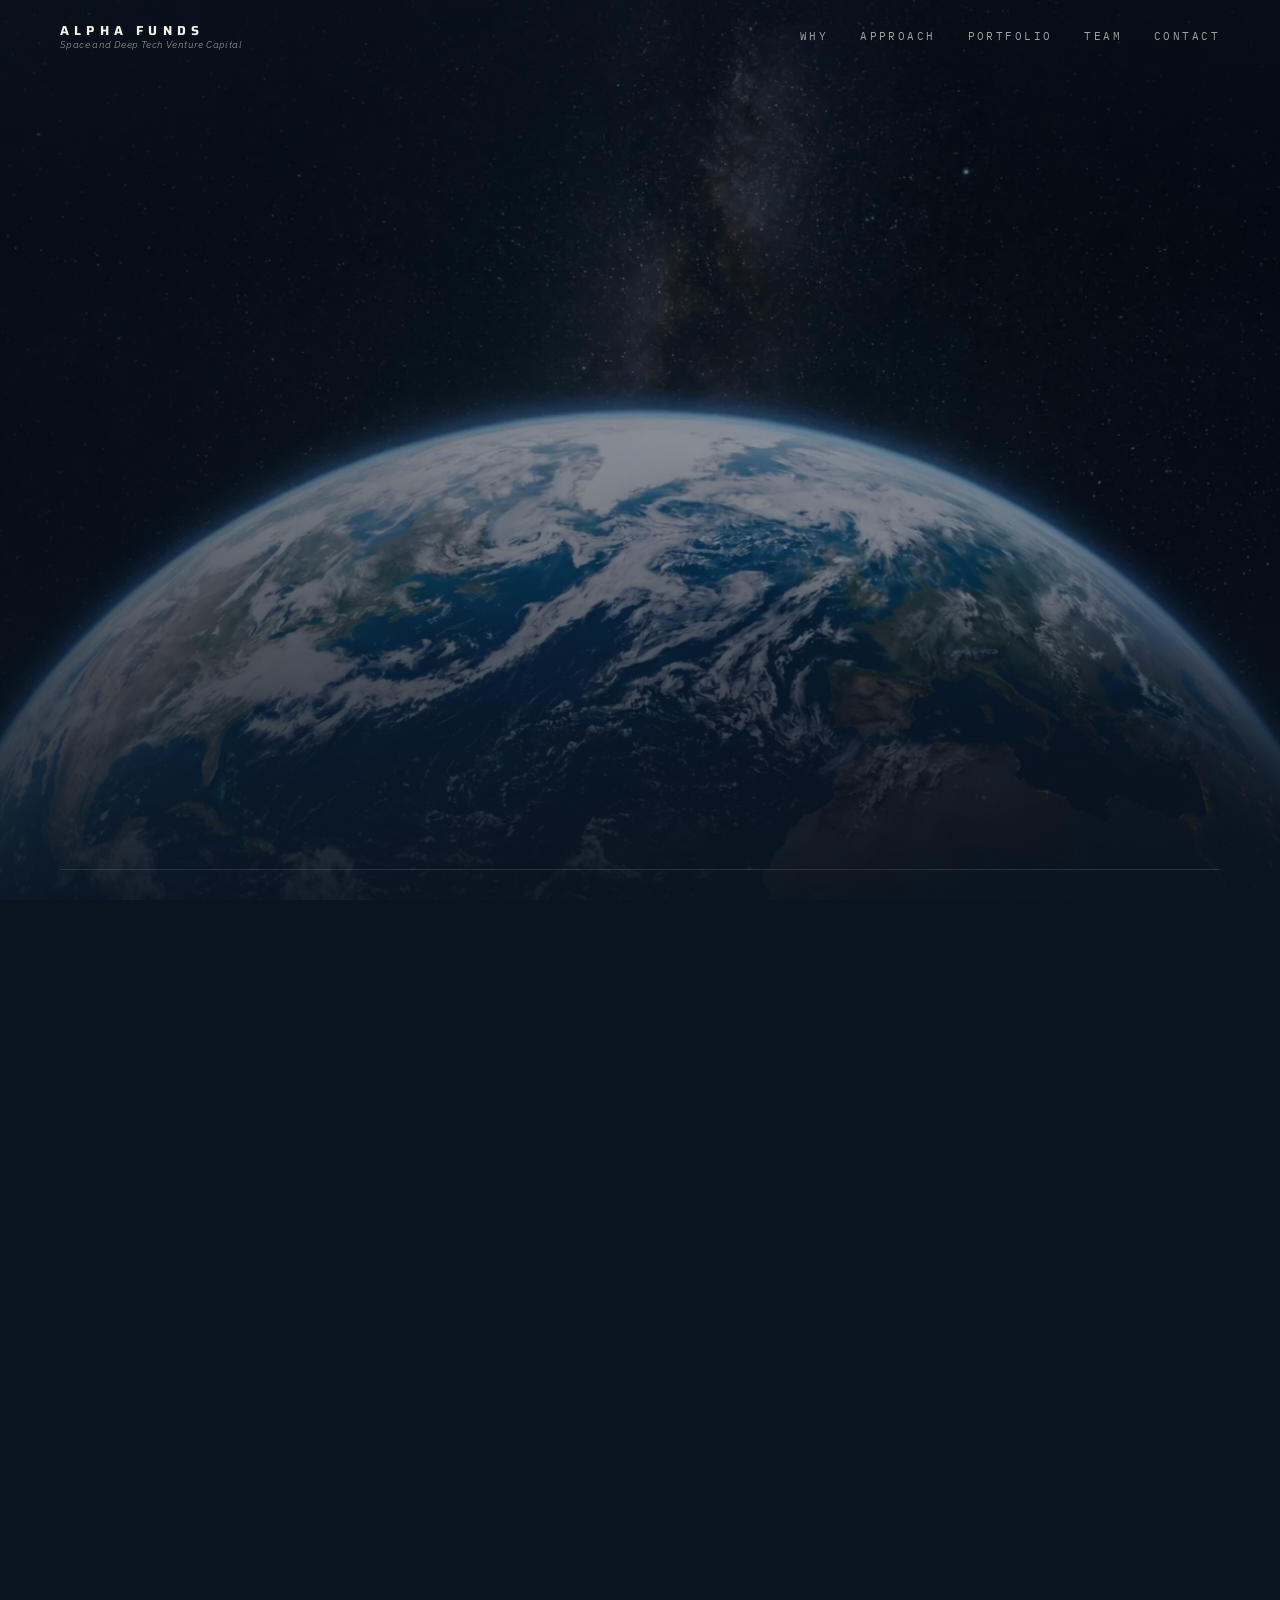
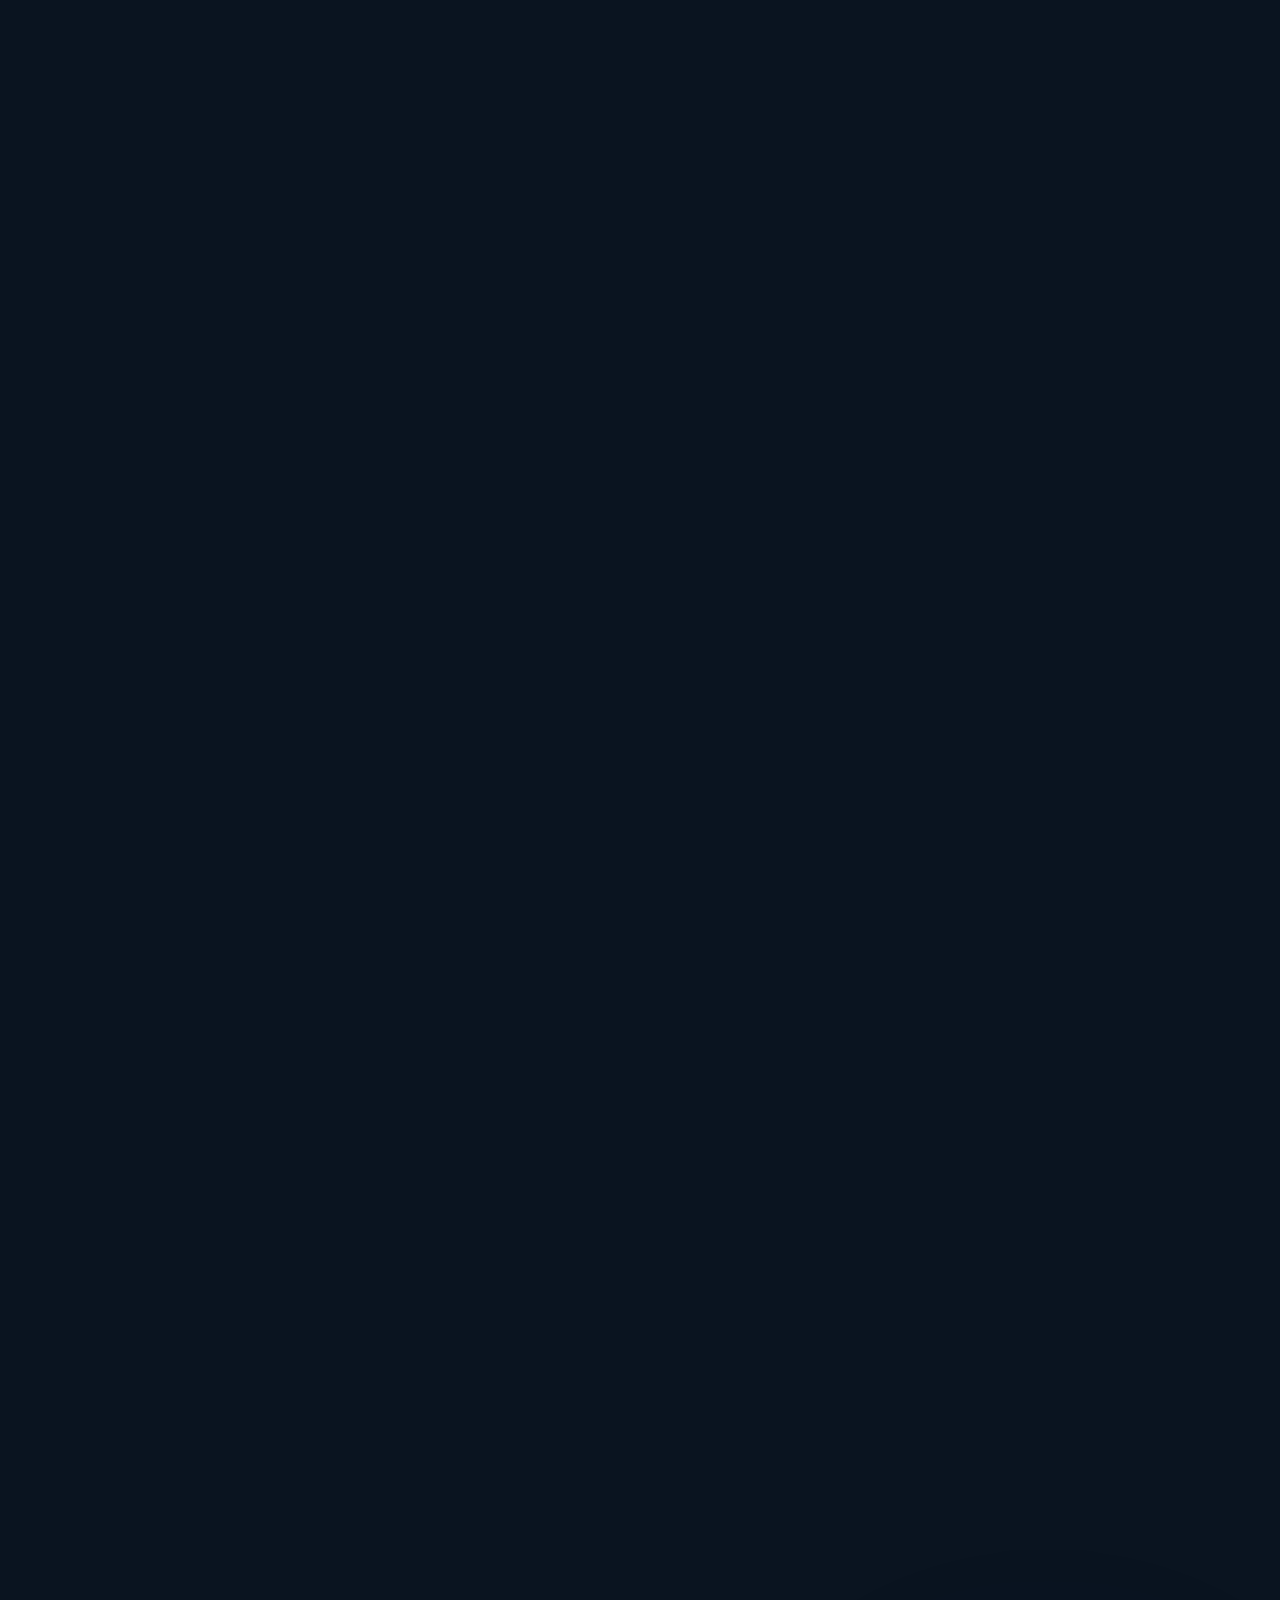
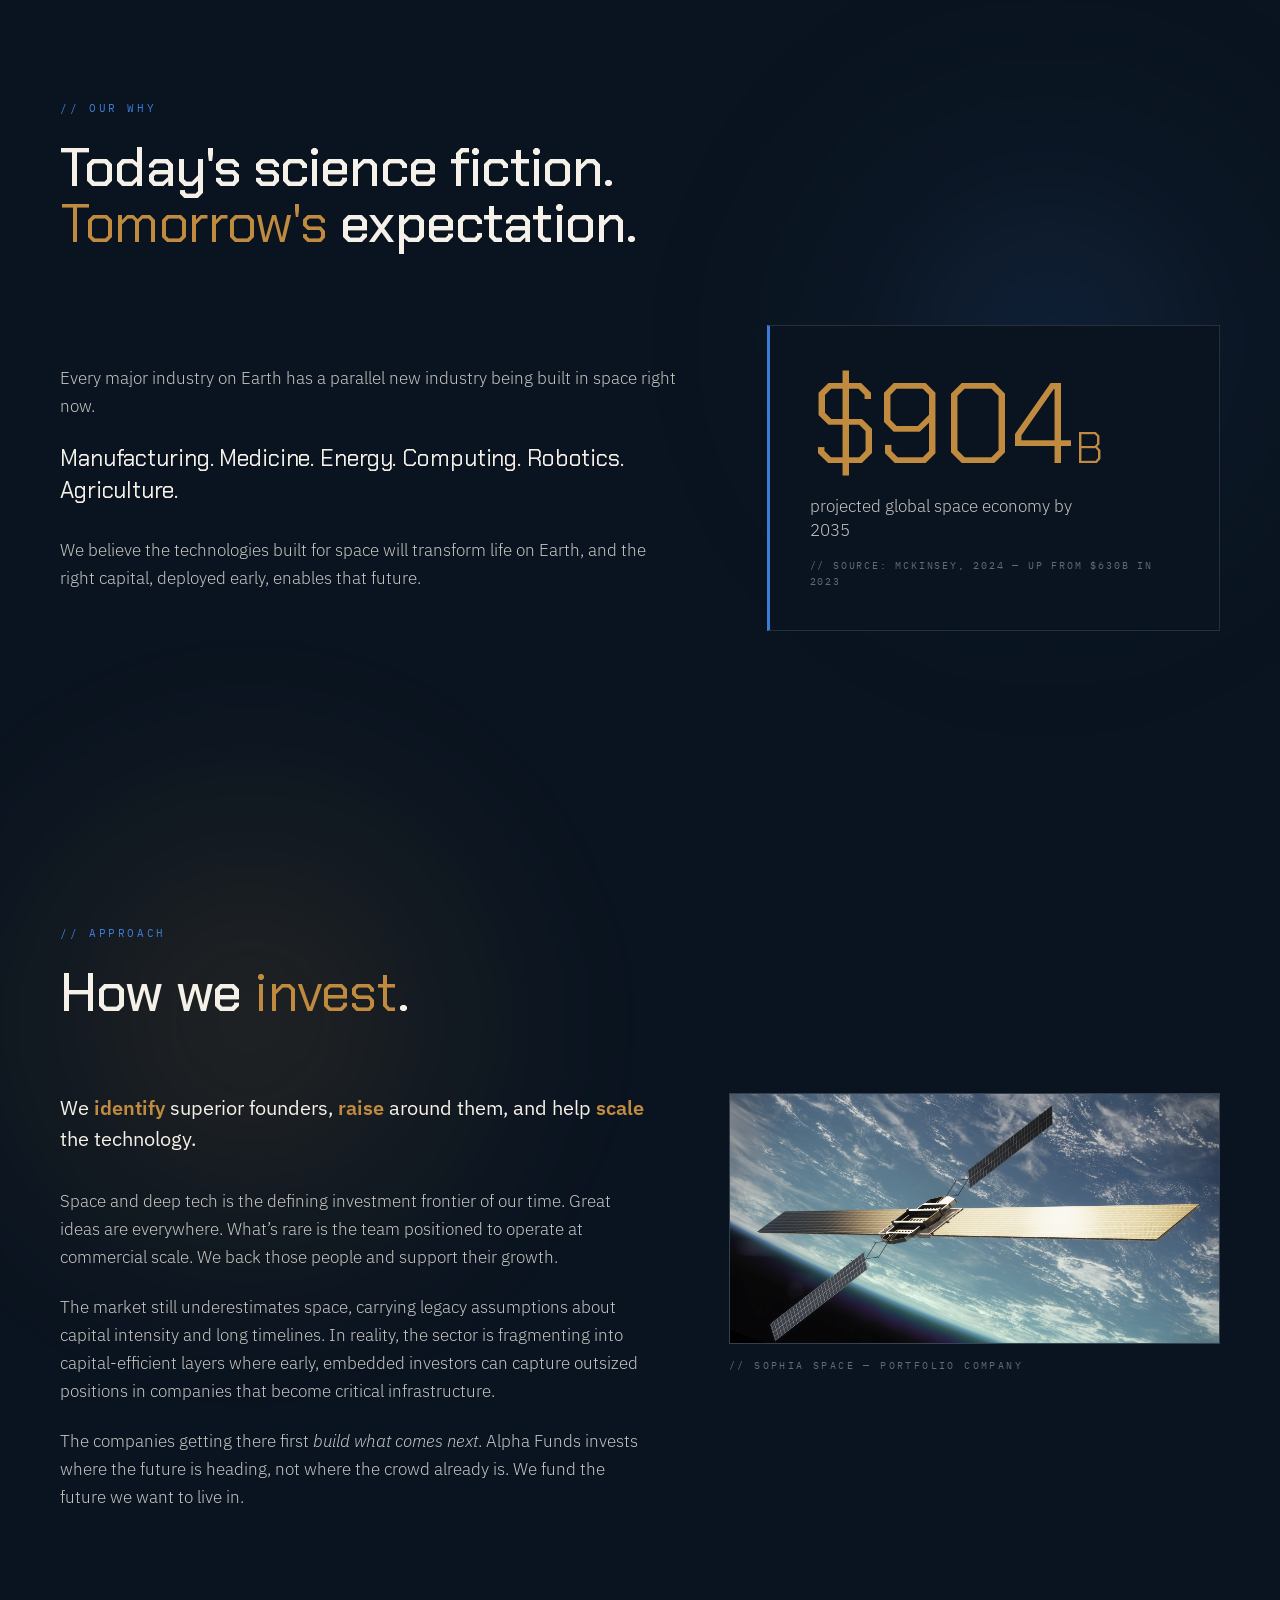
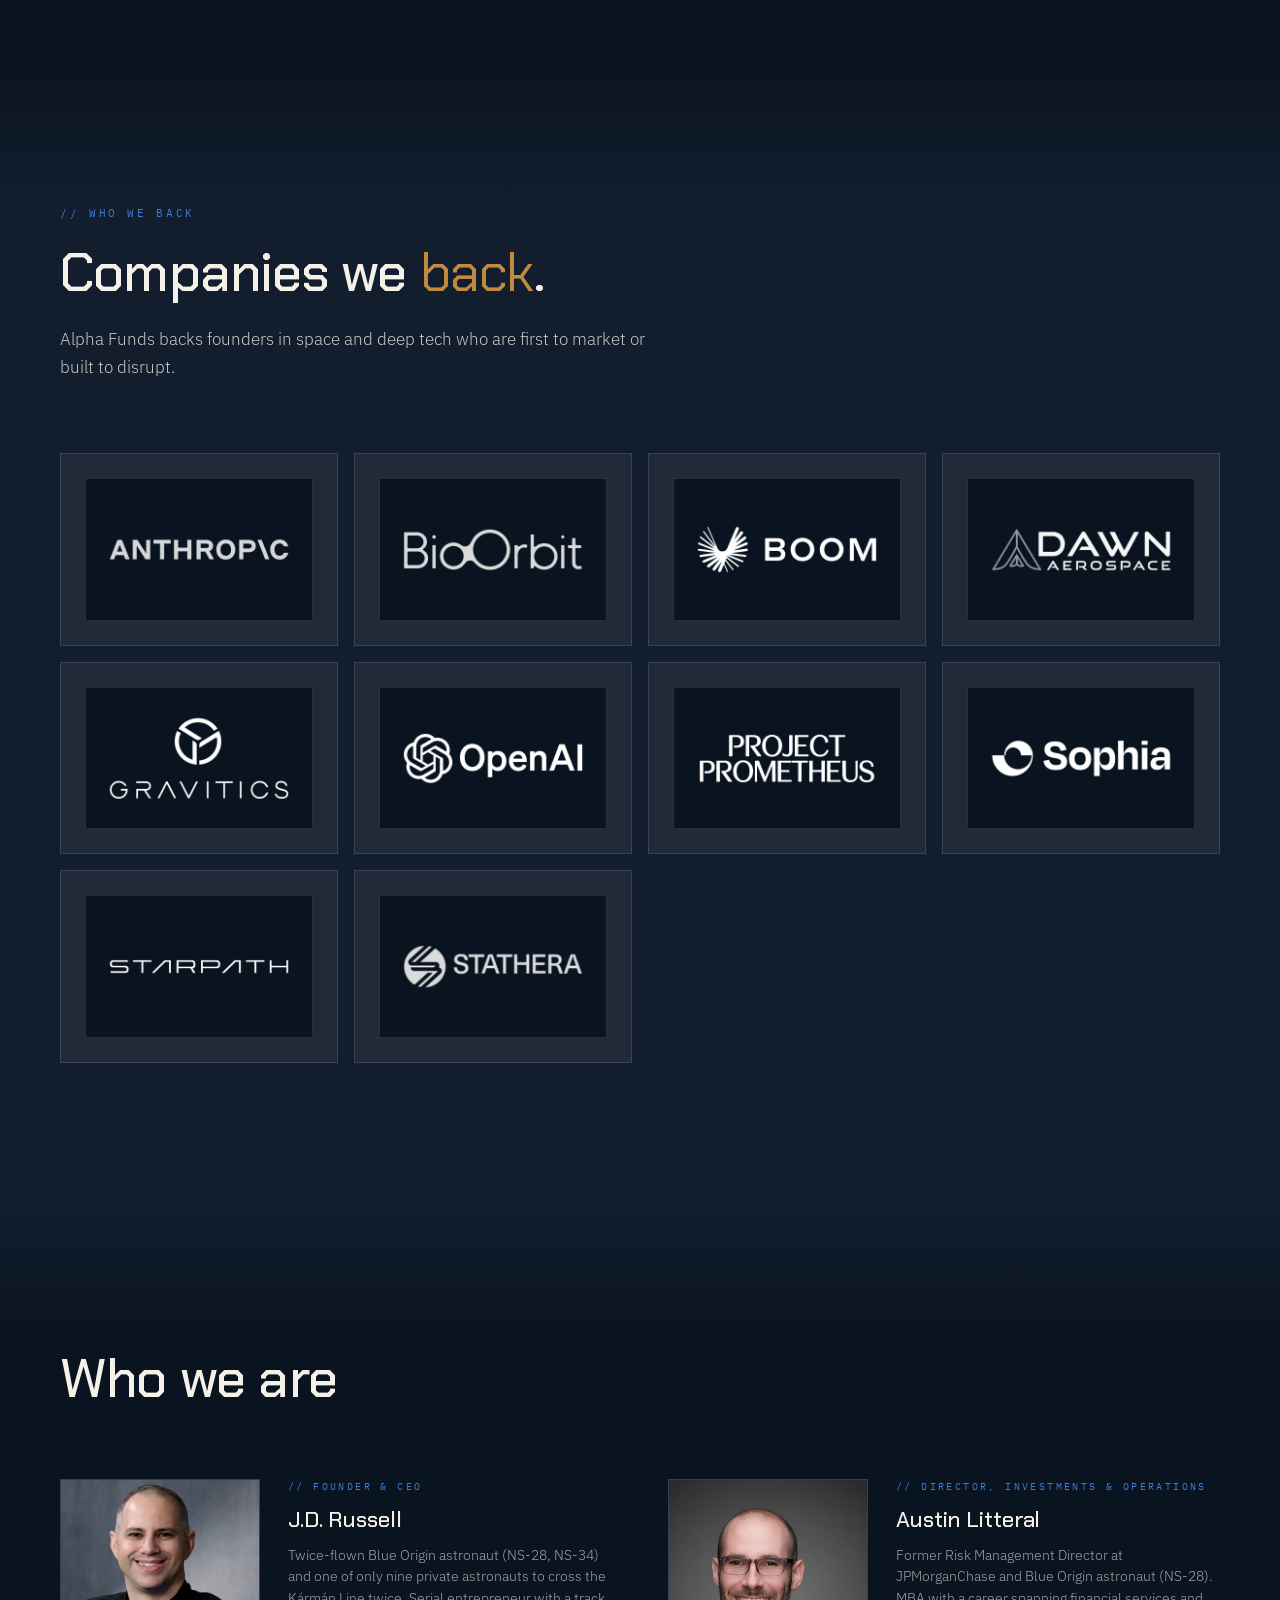
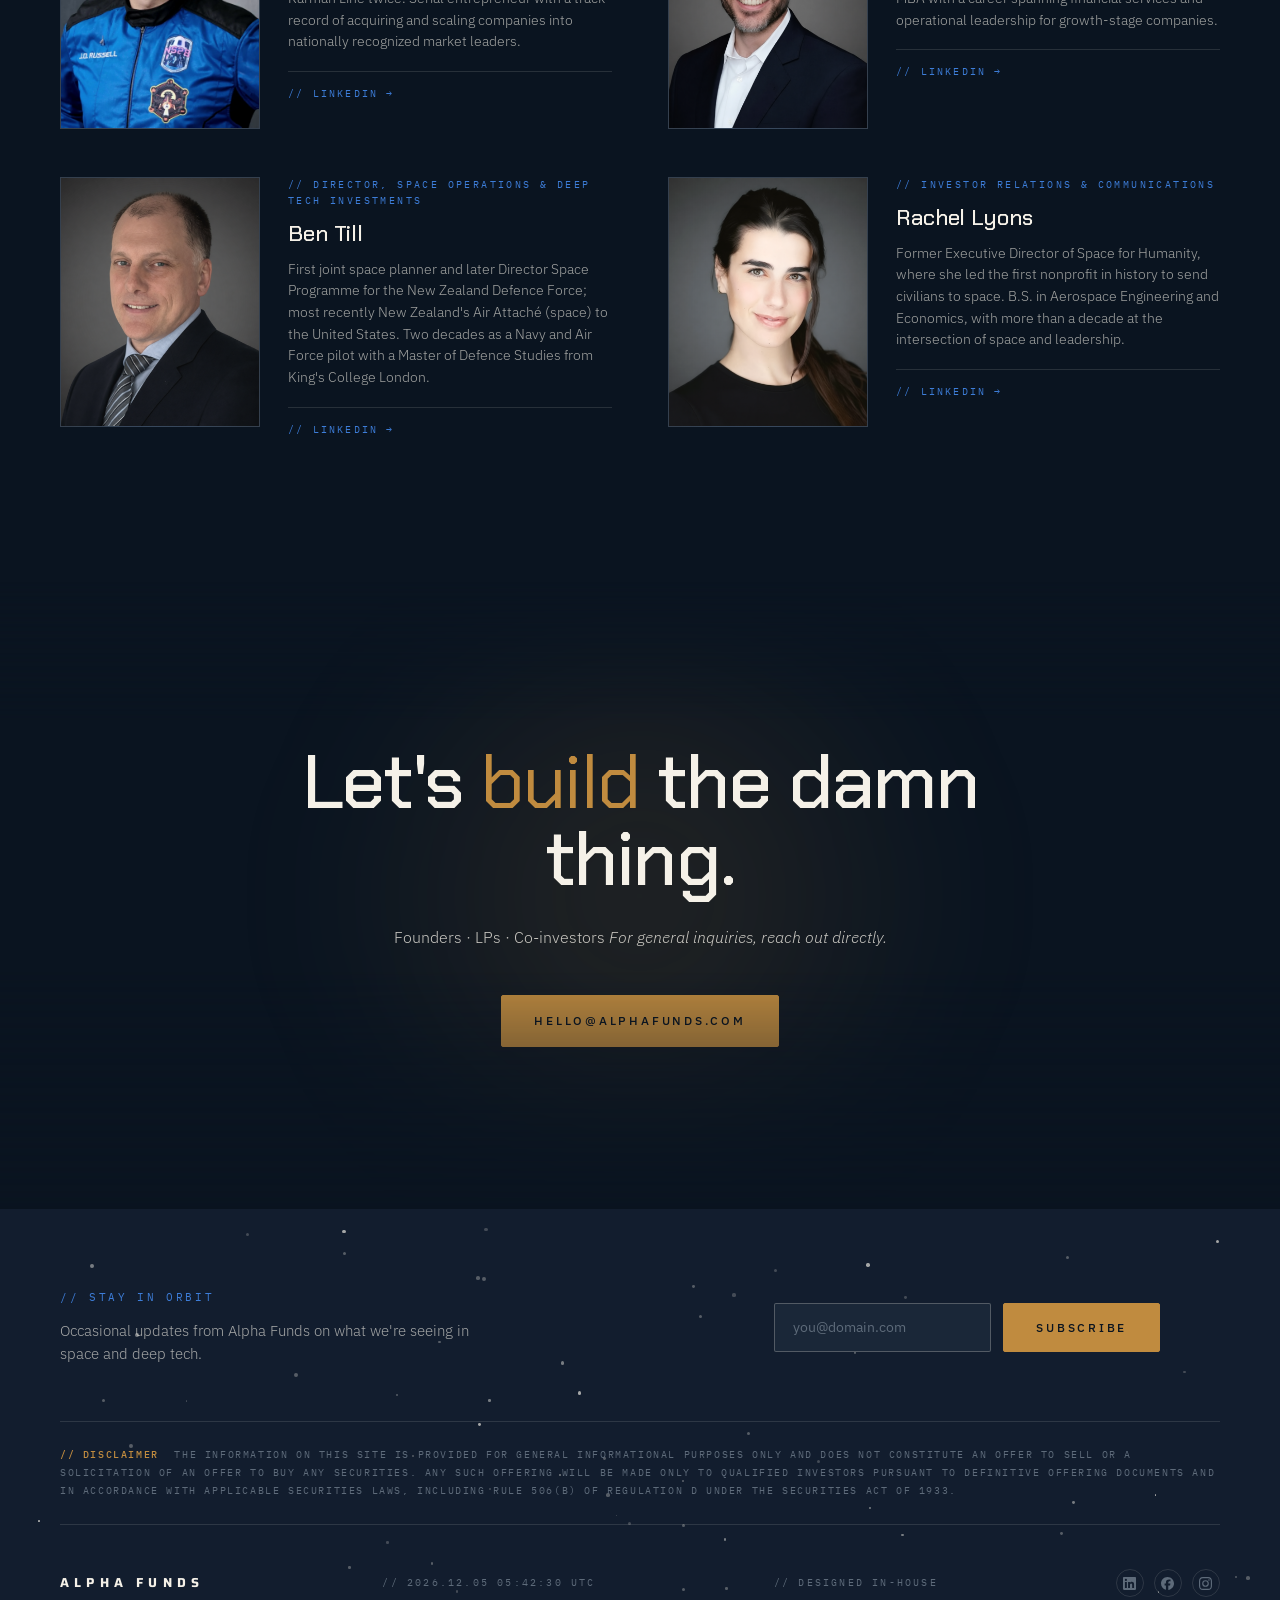
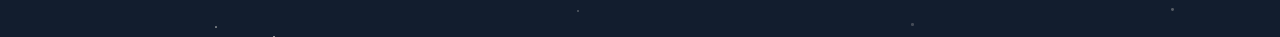
<file: index.html>
<!DOCTYPE html>
<html lang="en">
<head>
<meta charset="UTF-8">
<meta name="viewport" content="width=device-width, initial-scale=1.0">
<title>Alpha Funds — Invest for Earth's future</title>
<meta name="description" content="Alpha Funds backs the companies building humanity's future in space and deep tech.">
<link rel="preconnect" href="https://fonts.googleapis.com">
<link rel="preconnect" href="https://fonts.gstatic.com" crossorigin>
<link href="https://fonts.googleapis.com/css2?family=Chakra+Petch:wght@300;400;500;600;700&family=IBM+Plex+Mono:wght@300;400;500;600&family=IBM+Plex+Sans:wght@300;400;500;600;700&family=Saira:wght@300;400;500;600;700;800&display=swap" rel="stylesheet">
<style>
  :root {
    /* SURFACES */
    --deep-space:  #0A1420;
    --graphite:    #121D2E;
    --surface:     #1A2738;
    --orbit-deep:  #1B3A5C;

    /* ACCENT 01 — BLUE (instrument panel) */
    --signal:      #3D7DD8;
    --altitude:    #6FA3E6;
    --signal-dim:  rgba(61, 125, 216, 0.12);

    /* ACCENT 02 — COPPER (engine glow) */
    --ignition:    #C08B3F;
    --ignition-hi: #D4A05A;
    --ignition-dim:rgba(192, 139, 63, 0.1);

    /* LIGHT + NEUTRAL */
    --stellar:     #F5F1E8;
    --steel:       #8A96A5;
    --horizon:     #5E6B7A;

    --s-95: rgba(245,241,232,0.95);
    --s-80: rgba(245,241,232,0.8);
    --s-65: rgba(245,241,232,0.65);
    --s-45: rgba(245,241,232,0.45);
    --s-25: rgba(245,241,232,0.25);
    --s-12: rgba(245,241,232,0.12);
    --s-06: rgba(245,241,232,0.06);

    --f-display: 'Chakra Petch', sans-serif;
    --f-body:    'IBM Plex Sans', sans-serif;
    --f-mono:    'IBM Plex Mono', monospace;
    --f-mark:    'Saira', sans-serif;
  }

  * { margin: 0; padding: 0; box-sizing: border-box; }
  html { scroll-behavior: smooth; }

  body {
    background: var(--deep-space);
    color: var(--stellar);
    font-family: var(--f-body);
    line-height: 1.6;
    overflow-x: hidden;
    -webkit-font-smoothing: antialiased;
    text-rendering: optimizeLegibility;
  }

  body::before {
    content: "";
    position: fixed;
    inset: 0;
    pointer-events: none;
    z-index: 1000;
    opacity: 0.04;
    background-image: url("data:image/svg+xml;utf8,<svg xmlns='http://www.w3.org/2000/svg' width='200' height='200'><filter id='n'><feTurbulence baseFrequency='0.9' numOctaves='3' stitchTiles='stitch'/></filter><rect width='100%25' height='100%25' filter='url(%23n)'/></svg>");
    background-position: var(--grain-x, 0) var(--grain-y, 0);
    mix-blend-mode: overlay;
  }

  a { color: inherit; text-decoration: none; }

  ::selection {
    background: var(--ignition);
    color: var(--deep-space);
  }

  /* ─────────────────────────────────────────────── */
  /* NAV                                              */
  /* ─────────────────────────────────────────────── */
  .nav {
    position: fixed;
    top: 0;
    left: 0;
    right: 0;
    z-index: 100;
    display: flex;
    align-items: center;
    justify-content: space-between;
    padding: 22px 60px;
    transition: background 0.4s ease, backdrop-filter 0.4s ease, border-color 0.4s ease;
    border-bottom: 1px solid transparent;
  }
  .nav.scrolled {
    background: rgba(10, 20, 32, 0.82);
    backdrop-filter: blur(14px);
    -webkit-backdrop-filter: blur(14px);
    border-bottom-color: var(--s-12);
  }
  .nav-mark {
    display: flex;
    flex-direction: column;
    gap: 3px;
    line-height: 1;
  }
  .nav-wordmark {
    font-family: var(--f-mark);
    font-weight: 700;
    font-size: 13px;
    letter-spacing: 0.4em;
    color: var(--stellar);
  }
  .nav-tagline {
    font-family: var(--f-body);
    font-weight: 300;
    font-style: italic;
    font-size: 10px;
    letter-spacing: 0.04em;
    color: var(--s-65);
    white-space: nowrap;
  }
  .nav-links {
    display: flex;
    gap: 32px;
  }
  .nav-links a {
    font-family: var(--f-mono);
    font-size: 11px;
    letter-spacing: 0.22em;
    text-transform: uppercase;
    color: var(--s-65);
    transition: color 0.25s;
    padding: 6px 0;
    position: relative;
  }
  .nav-links a:hover { color: var(--signal); }
  .nav-links a:focus-visible {
    outline: 1px solid var(--signal);
    outline-offset: 4px;
    color: var(--signal);
  }
  .nav-toggle {
    display: none;
    flex-direction: column;
    justify-content: center;
    gap: 5px;
    width: 40px;
    height: 40px;
    padding: 9px;
    background: transparent;
    border: 1px solid var(--s-25);
    border-radius: 2px;
    cursor: pointer;
    transition: border-color 0.25s, background 0.25s;
  }
  .nav-toggle:hover { border-color: var(--signal); }
  .nav-toggle:focus-visible {
    outline: 1px solid var(--signal);
    outline-offset: 3px;
  }
  .nav-toggle-bar {
    display: block;
    width: 100%;
    height: 1.5px;
    background: var(--stellar);
    transform-origin: center;
    transition: transform 0.25s ease, opacity 0.2s ease;
  }
  .nav-toggle[aria-expanded="true"] .nav-toggle-bar:nth-child(1) {
    transform: translateY(6.5px) rotate(45deg);
  }
  .nav-toggle[aria-expanded="true"] .nav-toggle-bar:nth-child(2) {
    opacity: 0;
  }
  .nav-toggle[aria-expanded="true"] .nav-toggle-bar:nth-child(3) {
    transform: translateY(-6.5px) rotate(-45deg);
  }

  /* ─────────────────────────────────────────────── */
  /* HERO — sticky-pin scroll-driven canvas           */
  /* ─────────────────────────────────────────────── */
  .hero {
    position: relative;
    width: 100%;
    /* Tall scroll container drives the 121-frame sequence.
       350vh - 100vh = 250vh of scroll across 121 frames (~2vh/frame). */
    height: 350vh;
    background: var(--deep-space);
  }
  .hero-pin {
    position: sticky;
    top: 0;
    width: 100%;
    height: 100vh;
    overflow: hidden;
    display: flex;
    flex-direction: column;
    justify-content: flex-end;
    padding: 60px;
    padding-bottom: clamp(80px, 12vh, 140px);
    /* Fallback radial blooms (visible before frames load + on mobile/reduced-motion) */
    background:
      radial-gradient(ellipse at 12% 20%, rgba(61, 125, 216, 0.22) 0%, transparent 55%),
      radial-gradient(ellipse at 88% 80%, rgba(192, 139, 63, 0.16) 0%, transparent 55%),
      var(--deep-space);
  }
  .hero-canvas {
    position: absolute;
    inset: 0;
    width: 100%;
    height: 100%;
    z-index: 0;
    display: block;
  }
  .hero-fallback {
    position: absolute;
    inset: 0;
    width: 100%;
    height: 100%;
    object-fit: cover;
    z-index: 0;
    display: none;
  }
  .hero-progress {
    position: absolute;
    left: 60px;
    right: 60px;
    bottom: 30px;
    height: 1px;
    background: var(--s-12);
    z-index: 3;
    overflow: hidden;
    pointer-events: none;
  }
  .hero-progress::after {
    content: "";
    position: absolute;
    left: 0;
    top: 0;
    height: 100%;
    width: var(--p, 0%);
    background: var(--signal);
    transition: width 0.08s linear;
  }
  .hero-vignette {
    position: absolute;
    inset: 0;
    z-index: 1;
    pointer-events: none;
    background:
      linear-gradient(180deg,
        rgba(10, 20, 32, 0.55) 0%,
        rgba(10, 20, 32, 0.20) 28%,
        rgba(10, 20, 32, 0.30) 60%,
        rgba(10, 20, 32, 0.92) 100%),
      radial-gradient(ellipse at 80% 0%, rgba(10, 20, 32, 0) 0%, rgba(10, 20, 32, 0.45) 70%);
  }
  /* Hero copy: headline fades in around 25% scroll, sub joins at 50%, both
     stay through the rest of the hero. Opacity is driven directly on each
     element by the scroll IIFE. */
  .hero-content {
    position: relative;
    z-index: 3;
    max-width: 1400px;
    width: 100%;
  }
  .hero-headline {
    font-family: var(--f-display);
    font-weight: 500;
    font-size: clamp(64px, 11vw, 168px);
    line-height: 0.92;
    letter-spacing: -0.025em;
    color: var(--stellar);
    max-width: 18ch;
    margin: 0;
    opacity: 0;
    will-change: opacity;
  }
  .hero-headline em {
    font-style: normal;
    color: var(--ignition);
    font-weight: 400;
  }
  .hero-cue {
    position: absolute;
    bottom: 56px;
    left: 50%;
    transform: translateX(-50%);
    z-index: 3;
    display: flex;
    flex-direction: column;
    align-items: center;
    gap: 12px;
    opacity: 0;
    animation: heroLineUp 1s 1.5s cubic-bezier(0.22, 1, 0.36, 1) forwards;
    transition: opacity 0.4s ease;
  }
  .hero.scrolled-in .hero-cue { opacity: 0.15; }
  .hero-cue .label {
    font-family: var(--f-mono);
    font-size: 10px;
    letter-spacing: 0.32em;
    text-transform: uppercase;
    color: var(--s-65);
  }
  .hero-cue .rule {
    width: 1px;
    height: 32px;
    background: linear-gradient(to bottom, var(--signal), transparent);
    animation: cueDrift 2.4s ease-in-out infinite;
  }
  @keyframes cueDrift {
    0%, 100% { opacity: 0.3; transform: translateY(0); }
    50%      { opacity: 1; transform: translateY(6px); }
  }

  /* ─────────────────────────────────────────────── */
  /* SECTION SCAFFOLDING                              */
  /* ─────────────────────────────────────────────── */
  .section {
    padding: clamp(120px, 16vh, 200px) 60px;
    position: relative;
  }
  /* Section-bottom gradient bleed: a 140px drip extending into the next
     section, fading from this section's bg color to transparent. The longer
     blend zone keeps the dark→light transitions (Focus → Voice, Voice →
     Team) from feeling like a hard tonal switch. */
  .section::after,
  .voice::after,
  .contact::after {
    content: "";
    position: absolute;
    left: 0;
    right: 0;
    bottom: -140px;
    height: 140px;
    background: linear-gradient(to bottom, var(--section-bg, var(--deep-space)), transparent);
    pointer-events: none;
    z-index: 2;
  }
  .our-why         { --section-bg: var(--deep-space); }
  .how-we-invest   { --section-bg: var(--deep-space); }
  .portfolio       { --section-bg: var(--graphite);    }
  .team            { --section-bg: var(--deep-space); }
  .contact         { --section-bg: var(--deep-space); }
  /* Disable overlay bleeds at the team→contact and contact→footer
     boundaries. They were masking the contact's radial warm glow,
     creating visible edges where the mask started and ended. The
     deep-space → graphite color transition is handled by the
     footer's own background gradient instead, which lets the glow
     leak naturally across both boundaries.                          */
  .team::after,
  .contact::after { content: none; }
  .section-inner {
    max-width: 1400px;
    margin: 0 auto;
  }
  .section-head {
    margin-bottom: 72px;
    max-width: 1100px;
  }
  .section-title {
    font-family: var(--f-display);
    font-weight: 500;
    font-size: clamp(32px, 4.2vw, 56px);
    line-height: 1.05;
    letter-spacing: -0.015em;
    color: var(--stellar);
    margin-bottom: 24px;
    max-width: 22ch;
  }
  .section-title em {
    font-style: normal;
    color: var(--ignition);
    font-weight: 400;
  }
  .section-desc {
    font-family: var(--f-body);
    font-weight: 300;
    font-size: 17px;
    color: var(--s-80);
    line-height: 1.65;
    max-width: 62ch;
  }
  .section-desc + .section-desc { margin-top: 18px; }
  /* Section eyebrow — Mono Signal label, sits above the headline */
  .section-eyebrow {
    display: inline-block;
    font-family: var(--f-mono);
    font-size: 11px;
    letter-spacing: 0.24em;
    text-transform: uppercase;
    color: var(--signal);
    margin-bottom: 22px;
  }
  /* One-line emphasis paragraph — slightly lifted from body for thesis crescendo */
  .section-desc-emphasis {
    font-family: var(--f-display);
    font-weight: 400;
    font-size: clamp(22px, 2.2vw, 28px);
    line-height: 1.3;
    letter-spacing: -0.01em;
    color: var(--stellar);
    max-width: 32ch;
  }
  /* Lede paragraph — short three-beat opening for How We Invest */
  .section-lede {
    font-family: var(--f-body);
    font-weight: 300;
    font-size: clamp(19px, 1.6vw, 23px);
    line-height: 1.5;
    color: var(--stellar);
    max-width: 56ch;
    margin-bottom: 32px;
  }

  /* ─────────────────────────────────────────────── */
  /* OUR WHY — opening section                        */
  /* ─────────────────────────────────────────────── */
  .our-why {
    background: var(--deep-space);
    overflow: hidden;
  }
  /* Soft Signal bloom top-right for atmospheric depth — restrained, well */
  /* below 0.2 opacity, doesn't compete with the headline. */
  .our-why::before {
    content: "";
    position: absolute;
    top: 4%;
    right: -10%;
    width: 60vw;
    height: 60vw;
    max-width: 720px;
    max-height: 720px;
    border-radius: 50%;
    background: radial-gradient(circle at center,
      rgba(61, 125, 216, 0.14) 0%,
      rgba(27, 58, 92, 0.06) 40%,
      transparent 70%);
    filter: blur(50px);
    pointer-events: none;
    z-index: 0;
  }
  .our-why .section-inner {
    position: relative;
    z-index: 1;
  }

  /* Industry list — period-separated enumeration in display weight */
  .industry-list {
    font-family: var(--f-display);
    font-weight: 400;
    font-size: clamp(20px, 1.8vw, 24px);
    line-height: 1.4;
    letter-spacing: -0.005em;
    color: var(--stellar);
    max-width: 38ch;
  }

  /* Our Why two-column data spread */
  .our-why-grid {
    display: grid;
    grid-template-columns: 1.4fr 1fr;
    gap: 72px;
    align-items: center;
    margin-top: 56px;
  }
  .our-why-text { display: flex; flex-direction: column; }
  .our-why-text .section-desc + .industry-list { margin-top: 22px; }
  .our-why-text .industry-list + .section-desc { margin-top: 30px; }
  .our-why-grid .stat-callout {
    margin: 0;
    padding: 40px 40px;
    border-left-width: 3px;
    max-width: none;
    width: 100%;
  }
  .our-why-grid .stat-num { font-size: clamp(72px, 9vw, 132px); }
  .our-why-grid .stat-unit { font-size: clamp(30px, 3.4vw, 48px); }
  .our-why-grid .stat-label {
    font-size: 17px;
    max-width: 30ch;
    margin-bottom: 16px;
  }

  /* Stat callout — McKinsey $1.8T projection */
  .stat-callout {
    margin: 44px 0;
    padding: 32px 36px;
    background: var(--deep-space);
    border: 1px solid var(--s-12);
    border-left: 1px solid var(--signal);
    max-width: 56ch;
  }
  .stat-figure {
    display: flex;
    align-items: baseline;
    gap: 4px;
    color: var(--ignition);
    line-height: 1;
    margin-bottom: 14px;
  }
  .stat-num {
    font-family: var(--f-display);
    font-weight: 300;
    font-size: clamp(54px, 6.4vw, 88px);
    letter-spacing: -0.02em;
    font-variant-numeric: tabular-nums;
  }
  .stat-unit {
    font-family: var(--f-display);
    font-weight: 300;
    font-size: clamp(24px, 2.6vw, 36px);
    letter-spacing: -0.01em;
  }
  .stat-label {
    font-family: var(--f-body);
    font-weight: 300;
    font-size: 16px;
    color: var(--s-80);
    line-height: 1.4;
    margin-bottom: 12px;
    max-width: 36ch;
  }
  .stat-source {
    font-family: var(--f-mono);
    font-size: 10px;
    letter-spacing: 0.18em;
    text-transform: uppercase;
    color: var(--horizon);
  }

  /* ─────────────────────────────────────────────── */
  /* APPROACH / HOW WE INVEST                         */
  /* Solid Deep Space bg (matches page rhythm); copy  */
  /* on the left, contained Sophia image on the right */
  /* with a mono caption beneath.                     */
  /* ─────────────────────────────────────────────── */
  .how-we-invest {
    background: var(--deep-space);
    position: relative;
  }
  /* Warm Ignition bloom in the upper-left corner — atmospheric weight */
  /* without dominating; balances the image weight on the right. */
  .how-we-invest::before {
    content: "";
    position: absolute;
    top: -12%;
    left: -8%;
    width: 55vw;
    height: 55vw;
    max-width: 760px;
    max-height: 760px;
    border-radius: 50%;
    background: radial-gradient(circle at center,
      rgba(192, 139, 63, 0.14) 0%,
      rgba(192, 139, 63, 0.05) 40%,
      transparent 70%);
    filter: blur(50px);
    pointer-events: none;
    z-index: 0;
  }
  .how-we-invest .section-inner { position: relative; z-index: 1; }
  .invest-grid {
    display: grid;
    grid-template-columns: 1.2fr 1fr;
    gap: 80px;
    align-items: start;
    margin-top: 56px;
  }
  .invest-text { display: flex; flex-direction: column; }
  .invest-beats {
    font-family: var(--f-body);
    font-weight: 400;
    font-size: clamp(19px, 1.6vw, 22px);
    line-height: 1.5;
    color: var(--stellar);
    margin: 0 0 32px;
    max-width: 56ch;
  }
  .invest-beats em {
    font-style: normal;
    font-weight: 600;
    color: var(--ignition);
  }
  .invest-text .section-desc + .section-desc { margin-top: 22px; }
  /* Figure: contained right-column accent. Original colors, no filter. */
  /* Border + radial glow echo the portfolio-tile treatment for rhythm.  */
  .invest-figure {
    margin: 0;
    display: flex;
    flex-direction: column;
    gap: 14px;
    /* Sticky inside the grid so the image stays with the reader as the */
    /* longer text column scrolls past — ties figure to copy without    */
    /* needing the figure to be as tall as the text.                    */
    position: sticky;
    top: 80px;
  }
  .invest-figure-frame {
    aspect-ratio: 1920 / 980;
    background:
      radial-gradient(ellipse at 50% 40%, rgba(61, 125, 216, 0.16) 0%, transparent 70%),
      var(--surface);
    border: 1px solid var(--s-12);
    overflow: hidden;
    position: relative;
  }
  .invest-figure-frame img {
    width: 100%;
    height: 100%;
    object-fit: cover;
    object-position: center center;
    display: block;
  }
  .invest-caption {
    font-family: var(--f-mono);
    font-size: 10px;
    letter-spacing: 0.24em;
    text-transform: uppercase;
    color: var(--horizon);
  }

  /* ─────────────────────────────────────────────── */
  /* FOCUS — what we back (text block)                */
  /* ─────────────────────────────────────────────── */
  .focus {
    background: var(--graphite);
  }

  /* ─────────────────────────────────────────────── */
  /* VOICE — typographic moment, dark register        */
  /* ─────────────────────────────────────────────── */
  /* No more white inversion. The "breather" comes from scale, vertical
     space, and a warm Ignition bloom — not from flipping to a light bg. */
  .voice {
    background: var(--graphite);
    color: var(--stellar);
    padding: clamp(180px, 26vh, 320px) 60px;
    text-align: center;
    position: relative;
    overflow: hidden;
  }
  .voice::before {
    content: "";
    position: absolute;
    top: 50%; left: 50%;
    width: 90vw;
    height: 90vw;
    max-width: 1100px;
    max-height: 1100px;
    border-radius: 50%;
    /* Warm Ignition radial bloom — gives the section warmth without
       breaking the dark register. */
    background: radial-gradient(circle at center,
      rgba(192, 139, 63, 0.18) 0%,
      rgba(192, 139, 63, 0.06) 35%,
      rgba(61, 125, 216, 0.04) 60%,
      transparent 75%);
    transform: translate(-50%, -50%);
    pointer-events: none;
    filter: blur(50px);
  }
  .voice-inner {
    position: relative;
    z-index: 2;
    max-width: 1100px;
    margin: 0 auto;
  }
  .voice-meta {
    font-family: var(--f-mono);
    font-size: 11px;
    letter-spacing: 0.25em;
    text-transform: uppercase;
    color: var(--signal);
    margin-bottom: 48px;
    display: flex;
    justify-content: center;
    align-items: center;
    gap: 14px;
  }
  .voice-meta::before,
  .voice-meta::after {
    content: "";
    width: 40px;
    height: 1px;
    background: var(--signal);
    opacity: 0.5;
  }
  .voice-mark {
    font-family: var(--f-display);
    font-weight: 300;
    font-size: clamp(96px, 11vw, 160px);
    line-height: 0.55;
    color: var(--ignition);
    margin-bottom: 24px;
  }
  .voice-pull {
    font-family: var(--f-display);
    font-weight: 500;
    /* Bumped from 32–56px → 48–96px for hero-class scale. */
    font-size: clamp(48px, 7vw, 96px);
    line-height: 1.1;
    letter-spacing: -0.022em;
    color: var(--stellar);
    margin-bottom: 48px;
    max-width: 22ch;
    margin-inline: auto;
  }
  .voice-pull em {
    font-style: normal;
    color: var(--ignition);
  }
  .voice-attr {
    font-family: var(--f-mono);
    font-size: 11px;
    letter-spacing: 0.24em;
    text-transform: uppercase;
    color: var(--horizon);
  }

  /* ─────────────────────────────────────────────── */
  /* TEAM                                             */
  /* ─────────────────────────────────────────────── */
  .team {
    background: var(--deep-space);
  }
  .team-grid {
    display: grid;
    grid-template-columns: repeat(2, 1fr);
    gap: 48px 56px;
  }
  .team-card {
    display: grid;
    grid-template-columns: 200px 1fr;
    gap: 28px;
    align-items: start;
  }
  .team-text {
    display: flex;
    flex-direction: column;
    min-width: 0;
  }
  .team-photo {
    aspect-ratio: 4 / 5;
    background:
      radial-gradient(ellipse at 50% 30%, rgba(61, 125, 216, 0.18) 0%, transparent 70%),
      var(--surface);
    border: 1px solid var(--s-12);
    position: relative;
    overflow: hidden;
  }
  .team-photo img {
    width: 100%;
    height: 100%;
    object-fit: cover;
    object-position: center top;
    display: block;
    /* Subtle desaturation for editorial coherence; team-card hover restores
       full color on the hovered card. */
    filter: grayscale(0.15) contrast(1.02);
    transition: filter 0.5s ease, transform 0.6s cubic-bezier(0.22, 1, 0.36, 1);
  }
  .team-card:hover .team-photo img {
    filter: grayscale(0) contrast(1);
    transform: scale(1.02);
  }
  /* Placeholder caption — only shown when there's no image inside. */
  .team-photo:not(:has(img))::after {
    content: "// PORTRAIT — TBD";
    position: absolute;
    bottom: 14px;
    left: 14px;
    font-family: var(--f-mono);
    font-size: 9px;
    letter-spacing: 0.22em;
    text-transform: uppercase;
    color: var(--s-25);
  }
  .team-role {
    font-family: var(--f-mono);
    font-size: 10px;
    letter-spacing: 0.24em;
    text-transform: uppercase;
    color: var(--signal);
    margin-bottom: 12px;
    display: block;
  }
  .team-name {
    font-family: var(--f-display);
    font-weight: 500;
    font-size: 22px;
    line-height: 1.15;
    color: var(--stellar);
    margin-bottom: 12px;
    letter-spacing: -0.005em;
  }
  .team-bio {
    font-family: var(--f-body);
    font-weight: 300;
    font-size: 14px;
    line-height: 1.55;
    color: var(--s-65);
    margin-bottom: 18px;
    flex: 1;
  }
  .team-link {
    font-family: var(--f-mono);
    font-size: 10px;
    letter-spacing: 0.22em;
    text-transform: uppercase;
    color: var(--signal);
    padding-top: 14px;
    border-top: 1px solid var(--s-12);
    transition: color 0.25s;
  }
  .team-link:hover { color: var(--altitude); }

  /* ─────────────────────────────────────────────── */
  /* PORTFOLIO                                        */
  /* ─────────────────────────────────────────────── */
  .portfolio {
    background: var(--graphite);
  }
  .portfolio-grid {
    display: grid;
    grid-template-columns: repeat(4, 1fr);
    gap: 16px;
  }
  .pf-tile {
    background: var(--s-06);
    border: 1px solid var(--s-12);
    padding: 24px;
    display: flex;
    flex-direction: column;
    transition: border-color 0.3s, transform 0.3s, background 0.3s;
  }
  .pf-tile:hover {
    border-color: var(--signal);
    background: rgba(61, 125, 216, 0.04);
    transform: translateY(-2px);
  }
  .pf-logo {
    aspect-ratio: 1.6 / 1;
    background: var(--deep-space);
    border: 1px solid var(--s-12);
    display: flex;
    align-items: center;
    justify-content: center;
    position: relative;
    overflow: hidden;
  }
  .pf-logo img {
    max-width: 96%;
    max-height: 86%;
    object-fit: contain;
    display: block;
  }
  .pf-logo .pf-fallback {
    font-family: var(--f-display);
    font-weight: 500;
    font-size: 16px;
    color: var(--s-45);
    letter-spacing: -0.005em;
    text-align: center;
    padding: 0 12px;
  }
  /* Fallback shows when there's no img element */
  .pf-logo:not(:has(img)) .pf-fallback { display: block; }
  .pf-logo:has(img) .pf-fallback { display: none; }

  /* ─────────────────────────────────────────────── */
  /* CONTACT                                          */
  /* ─────────────────────────────────────────────── */
  .contact {
    background: var(--deep-space);
    text-align: center;
    padding: clamp(140px, 18vh, 220px) 60px;
    position: relative;
    overflow: visible;
    /* Fade the section's own top and bottom edges into transparency
       so the surrounding sections show through gradually. No overlay,
       no gradient layer — the section literally dissolves at both
       ends. Top fade is shorter (sits within the section's top
       padding) so the headline stays fully visible.                */
    -webkit-mask-image: linear-gradient(to bottom,
      transparent 0%,
      black 140px,
      black calc(100% - 240px),
      transparent 100%);
    mask-image: linear-gradient(to bottom,
      transparent 0%,
      black 140px,
      black calc(100% - 240px),
      transparent 100%);
  }
  .contact::before {
    content: "";
    position: absolute;
    top: 50%; left: 50%;
    width: 70vw;
    height: 70vw;
    max-width: 800px;
    max-height: 800px;
    border-radius: 50%;
    background: radial-gradient(circle at center,
      rgba(192, 139, 63, 0.14) 0%,
      transparent 60%);
    transform: translate(-50%, -50%);
    pointer-events: none;
    filter: blur(60px);
  }
  .contact-inner {
    position: relative;
    z-index: 2;
    max-width: 880px;
    margin: 0 auto;
  }
  .contact-title {
    font-family: var(--f-display);
    font-weight: 500;
    font-size: clamp(40px, 6vw, 80px);
    line-height: 1;
    letter-spacing: -0.022em;
    color: var(--stellar);
    margin-bottom: 28px;
  }
  .contact-title em {
    font-style: normal;
    color: var(--ignition);
    font-weight: 400;
  }
  .contact-lede {
    font-family: var(--f-body);
    font-weight: 300;
    font-size: 16px;
    color: var(--s-80);
    line-height: 1.6;
    margin-bottom: 44px;
  }
  .cta {
    display: inline-block;
    padding: 16px 32px;
    font-family: var(--f-body);
    font-size: 11.5px;
    font-weight: 500;
    letter-spacing: 0.24em;
    text-transform: uppercase;
    text-decoration: none;
    border-radius: 2px;
    transition: all 0.3s;
  }
  .cta-primary {
    background: var(--ignition);
    color: var(--deep-space);
    border: 1px solid var(--ignition);
  }
  .cta-primary:hover { background: var(--ignition-hi); border-color: var(--ignition-hi); }
  .cta-secondary {
    background: transparent;
    color: var(--stellar);
    border: 1px solid var(--s-25);
  }
  .cta-secondary:hover { border-color: var(--signal); color: var(--signal); }

  /* ─────────────────────────────────────────────── */
  /* FOOTER SUBSCRIBE BAND                            */
  /* ─────────────────────────────────────────────── */
  .foot-subscribe {
    display: grid;
    grid-template-columns: 1.2fr 1fr;
    gap: 48px;
    align-items: center;
    max-width: 1400px;
    margin: 0 auto 48px;
    padding-bottom: 8px;
    position: relative;
    z-index: 1;
  }
  .foot-subscribe-text {
    display: flex;
    flex-direction: column;
    gap: 12px;
  }
  .foot-subscribe-text .section-eyebrow { margin-bottom: 0; }
  .foot-subscribe-lede {
    font-family: var(--f-body);
    font-weight: 300;
    font-size: 15px;
    line-height: 1.55;
    color: var(--s-65);
    max-width: 48ch;
  }
  .subscribe-form {
    position: relative;
    display: flex;
    gap: 12px;
    max-width: 520px;
    margin: 0 auto;
    align-items: stretch;
  }
  .subscribe-form input[type="email"] {
    flex: 1;
    min-width: 0;
    padding: 14px 18px;
    background: var(--surface);
    border: 1px solid var(--s-25);
    border-radius: 2px;
    font-family: var(--f-body);
    font-size: 14px;
    color: var(--stellar);
    letter-spacing: 0;
    text-transform: none;
    outline: none;
    transition: border-color 0.25s, background 0.25s;
  }
  .subscribe-form input[type="email"]::placeholder { color: var(--horizon); }
  .subscribe-form input[type="email"]:focus {
    border-color: var(--signal);
    background: var(--deep-space);
  }
  .subscribe-form .cta { white-space: nowrap; }
  .subscribe-status {
    position: absolute;
    top: 100%;
    left: 0;
    right: 0;
    margin: 8px 0 0;
    font-family: var(--f-mono);
    font-size: 11px;
    letter-spacing: 0.12em;
    text-transform: uppercase;
    color: var(--s-65);
  }
  .subscribe-status.is-error { color: var(--ignition); }
  .subscribe-status.is-success { color: var(--signal); }
  .visually-hidden {
    position: absolute;
    width: 1px;
    height: 1px;
    padding: 0;
    margin: -1px;
    overflow: hidden;
    clip: rect(0, 0, 0, 0);
    border: 0;
  }

  /* ─────────────────────────────────────────────── */
  /* FOOTER                                           */
  /* ─────────────────────────────────────────────── */
  footer {
    background: var(--graphite);
    padding: 80px 60px 40px;
    position: relative;
    overflow: hidden;
  }
  .footer-stars {
    position: absolute;
    inset: 0;
    width: 100%;
    height: 100%;
    pointer-events: none;
    z-index: 0;
  }
  /* Stars: positioned div dots, fixed pixel sizes, percentage-based
     positions. Earlier SVG approach was getting squished by the viewBox
     stretch (sub-pixel vertical radii) — divs avoid the issue entirely. */
  .footer-stars span {
    position: absolute;
    border-radius: 50%;
    background: rgba(245, 241, 232, 0.30);
    /* width / height / left / top set inline via JS */
  }
  .footer-stars span:nth-of-type(3n) { background: rgba(245, 241, 232, 0.22); }
  .footer-stars span:nth-of-type(5n) { background: rgba(245, 241, 232, 0.45); }
  .footer-stars span:nth-of-type(7n) { background: rgba(245, 241, 232, 0.65); }
  .footer-stars span.tw {
    animation: starTwinkle 5.2s ease-in-out infinite;
  }
  .footer-stars span.tw:nth-of-type(2n) { animation-duration: 4.4s; animation-delay: 0.9s; }
  .footer-stars span.tw:nth-of-type(3n) { animation-duration: 6.3s; animation-delay: 2.1s; }
  .footer-stars span.tw:nth-of-type(5n) { animation-duration: 5.8s; animation-delay: 3.4s; }
  @keyframes starTwinkle {
    0%, 100% { opacity: 1; }
    50%      { opacity: 0.35; }
  }
  .foot-disclaimer,
  .foot-bottom {
    position: relative;
    z-index: 1;
  }
  .foot-disclaimer {
    max-width: 1400px;
    margin: 0 auto 36px;
    padding: 24px 0;
    border-top: 1px solid var(--s-12);
    border-bottom: 1px solid var(--s-12);
    font-family: var(--f-mono);
    font-size: 10px;
    letter-spacing: 0.16em;
    line-height: 1.8;
    color: var(--horizon);
    text-transform: uppercase;
  }
  .foot-disclaimer .flag {
    color: var(--ignition);
    font-weight: 500;
    margin-right: 8px;
  }
  .foot-bottom {
    max-width: 1400px;
    margin: 0 auto;
    padding-top: 8px;
    display: flex;
    justify-content: space-between;
    align-items: center;
    flex-wrap: wrap;
    gap: 16px;
    font-family: var(--f-mono);
    font-size: 10px;
    letter-spacing: 0.22em;
    text-transform: uppercase;
    color: var(--horizon);
  }
  .foot-mark {
    font-family: var(--f-mark);
    font-weight: 700;
    font-size: 13px;
    letter-spacing: 0.4em;
    color: var(--stellar);
  }
  .foot-clock { font-variant-numeric: tabular-nums; }
  .foot-social {
    display: inline-flex;
    align-items: center;
    gap: 10px;
  }
  .foot-social a {
    width: 28px;
    height: 28px;
    display: inline-flex;
    align-items: center;
    justify-content: center;
    border: 1px solid var(--s-12);
    border-radius: 50%;
    color: var(--horizon);
    transition: color 0.18s ease, border-color 0.18s ease;
  }
  .foot-social a:hover,
  .foot-social a:focus-visible {
    color: var(--signal);
    border-color: var(--signal);
    outline: none;
  }
  .foot-social svg {
    width: 13px;
    height: 13px;
    fill: currentColor;
  }

  /* ─────────────────────────────────────────────── */
  /* SCROLL REVEAL                                    */
  /* ─────────────────────────────────────────────── */
  .reveal {
    opacity: 0;
    transform: translateY(24px);
    transition: opacity 0.7s cubic-bezier(0.22, 1, 0.36, 1),
                transform 0.7s cubic-bezier(0.22, 1, 0.36, 1);
  }
  .reveal.in {
    opacity: 1;
    transform: translateY(0);
  }
  .reveal.delay-1 { transition-delay: 0.08s; }
  .reveal.delay-2 { transition-delay: 0.16s; }
  .reveal.delay-3 { transition-delay: 0.24s; }
  .pf-tile.reveal:nth-child(1) { transition-delay: 0.00s; }
  .pf-tile.reveal:nth-child(2) { transition-delay: 0.05s; }
  .pf-tile.reveal:nth-child(3) { transition-delay: 0.10s; }
  .pf-tile.reveal:nth-child(4) { transition-delay: 0.15s; }
  .pf-tile.reveal:nth-child(5) { transition-delay: 0.20s; }
  .pf-tile.reveal:nth-child(6) { transition-delay: 0.25s; }
  .pf-tile.reveal:nth-child(7) { transition-delay: 0.30s; }
  .pf-tile.reveal:nth-child(8) { transition-delay: 0.35s; }
  .pf-tile.reveal:nth-child(9) { transition-delay: 0.40s; }
  .pf-tile.reveal:nth-child(10) { transition-delay: 0.45s; }
  .pf-tile.reveal:nth-child(11) { transition-delay: 0.50s; }
  .team-card.reveal:nth-child(1) { transition-delay: 0.00s; }
  .team-card.reveal:nth-child(2) { transition-delay: 0.08s; }
  .team-card.reveal:nth-child(3) { transition-delay: 0.16s; }
  .team-card.reveal:nth-child(4) { transition-delay: 0.24s; }

  /* ─────────────────────────────────────────────── */
  /* RESPONSIVE                                       */
  /* ─────────────────────────────────────────────── */
  @media (max-width: 960px) {
    .nav { padding: 18px 28px; }
    .nav-toggle { display: flex; }
    .nav-links {
      position: fixed;
      top: 0;
      left: 0;
      right: 0;
      flex-direction: column;
      gap: 0;
      padding: 88px 28px 32px;
      background: rgba(10, 20, 32, 0.96);
      backdrop-filter: blur(14px);
      -webkit-backdrop-filter: blur(14px);
      border-bottom: 1px solid var(--s-12);
      transform: translateY(-100%);
      opacity: 0;
      pointer-events: none;
      transition: transform 0.3s ease, opacity 0.25s ease;
      z-index: 90;
    }
    .nav-links a {
      display: block;
      padding: 18px 0;
      border-bottom: 1px solid var(--s-12);
      font-size: 13px;
    }
    .nav-links a:last-child { border-bottom: none; }
    .nav.open .nav-links {
      transform: translateY(0);
      opacity: 1;
      pointer-events: auto;
    }
    .hero-pin { padding: 40px 28px clamp(70px, 12vh, 110px); }
    .hero-progress { left: 28px; right: 28px; }
    .section { padding: 90px 28px; }
    .section-head { grid-template-columns: 1fr; gap: 18px; margin-bottom: 48px; }
    .team-grid { grid-template-columns: 1fr; gap: 56px; }
    .team-card { grid-template-columns: 160px 1fr; gap: 24px; }
    .portfolio-grid { grid-template-columns: repeat(2, 1fr); }
    .stat-callout { padding: 26px 24px; }
    .contact {
      padding: 110px 28px;
      -webkit-mask-image: linear-gradient(to bottom,
        transparent 0%,
        black 100px,
        black calc(100% - 140px),
        transparent 100%);
      mask-image: linear-gradient(to bottom,
        transparent 0%,
        black 100px,
        black calc(100% - 140px),
        transparent 100%);
    }
    footer { padding: 60px 28px 28px; }
    .foot-subscribe { grid-template-columns: 1fr; gap: 24px; }
    .our-why-grid { grid-template-columns: 1fr; gap: 40px; }
    .invest-grid { grid-template-columns: 1fr; gap: 40px; }
    .invest-figure { position: static; top: auto; max-width: 640px; }
  }
  @media (max-width: 560px) {
    .nav-tagline {
      font-size: 9px;
      letter-spacing: 0.02em;
    }
    .team-card { grid-template-columns: 1fr; gap: 18px; }
    .team-photo { max-width: 240px; }
    .subscribe-form { flex-direction: column; gap: 10px; }
    .foot-bottom { flex-direction: column; align-items: flex-start; }
  }

  /* ─────────────────────────────────────────────── */
  /* REDUCED MOTION                                   */
  /* ─────────────────────────────────────────────── */
  @media (prefers-reduced-motion: reduce) {
    *, *::before, *::after {
      animation-duration: 0.001ms !important;
      animation-iteration-count: 1 !important;
      transition-duration: 0.001ms !important;
    }
    html { scroll-behavior: auto; }
    /* Collapse the scroll-driven hero to a single static frame. */
    .hero { height: auto; min-height: 100vh; }
    .hero-pin { position: relative; height: 100vh; }
    .hero-canvas { display: none; }
    .hero-fallback { display: block; }
    .hero-progress { display: none; }
    /* Show headline at full opacity (JS short-circuits on reduced motion). */
    .hero-headline { opacity: 1 !important; }
    .reveal { opacity: 1; transform: none; }
    .footer-stars span.tw { animation: none; opacity: 0.4; }
  }
</style>
</head>
<body>

<!-- ═══════════════════════════════════════════════════ -->
<!-- NAV                                                   -->
<!-- ═══════════════════════════════════════════════════ -->
<nav class="nav" id="nav" aria-label="Primary">
  <a href="#top" class="nav-mark">
    <span class="nav-wordmark">ALPHA FUNDS</span>
    <span class="nav-tagline">Space and Deep Tech Venture Capital</span>
  </a>
  <button class="nav-toggle"
          id="nav-toggle"
          type="button"
          aria-label="Open menu"
          aria-expanded="false"
          aria-controls="nav-links">
    <span class="nav-toggle-bar"></span>
    <span class="nav-toggle-bar"></span>
    <span class="nav-toggle-bar"></span>
  </button>
  <div class="nav-links" id="nav-links">
    <a href="#why">Why</a>
    <a href="#approach">Approach</a>
    <a href="#portfolio">Portfolio</a>
    <a href="#team">Team</a>
    <a href="#contact">Contact</a>
  </div>
</nav>

<!-- ═══════════════════════════════════════════════════ -->
<!-- HERO                                                  -->
<!-- ═══════════════════════════════════════════════════ -->
<section class="hero" id="top">
  <div class="hero-pin">
    <canvas class="hero-canvas" aria-hidden="true"></canvas>
    <img class="hero-fallback"
         src="frames/orbital-0001.webp"
         alt=""
         aria-hidden="true">
    <div class="hero-vignette"></div>

    <div class="hero-content">
      <h1 class="hero-headline">Where capital meets the <em>next frontier.</em></h1>
    </div>

    <div class="hero-cue" aria-hidden="true">
      <span class="label">Scroll</span>
      <span class="rule"></span>
    </div>

    <div class="hero-progress" aria-hidden="true"></div>
  </div>
</section>

<!-- ═══════════════════════════════════════════════════ -->
<!-- OUR WHY                                               -->
<!-- ═══════════════════════════════════════════════════ -->
<section class="section our-why" id="why">
  <div class="section-inner">
    <div class="section-head">
      <span class="section-eyebrow reveal">// Our why</span>
      <h2 class="section-title reveal delay-1">Today's science fiction. <em>Tomorrow's</em> expectation.</h2>
    </div>
    <div class="our-why-grid">
      <div class="our-why-text">
        <p class="section-desc reveal delay-2">
          Every major industry on Earth has a parallel new industry being built in space right now.
        </p>
        <p class="industry-list reveal delay-2">
          Manufacturing. Medicine. Energy. Computing. Robotics. Agriculture.
        </p>
        <p class="section-desc reveal delay-3">
          We believe the technologies built for space will transform life on Earth, and the right
          capital, deployed early, enables that future.
        </p>
      </div>
      <aside class="stat-callout reveal delay-3" aria-label="Space economy projection">
        <div class="stat-figure"><span class="stat-num" data-odometer="1.8">$1.8</span><span class="stat-unit">T</span></div>
        <p class="stat-label">projected global space economy by 2035</p>
        <p class="stat-source">// Source: McKinsey, 2024 &mdash; up from $630B in 2023</p>
      </aside>
    </div>
  </div>
</section>

<!-- ═══════════════════════════════════════════════════ -->
<!-- APPROACH / HOW WE INVEST                              -->
<!-- ═══════════════════════════════════════════════════ -->
<section class="section how-we-invest" id="approach">
  <div class="section-inner">
    <div class="section-head">
      <span class="section-eyebrow reveal">// Approach</span>
      <h2 class="section-title reveal delay-1">How we <em>invest</em>.</h2>
    </div>
    <div class="invest-grid">
      <div class="invest-text">
        <p class="invest-beats reveal delay-2">
          We <em>identify</em> superior founders, <em>raise</em> around them, and help <em>scale</em>
          the technology.
        </p>
        <p class="section-desc reveal delay-3">
          Space and deep tech is the defining investment frontier of our time. Great ideas are
          everywhere. What&rsquo;s rare is the team positioned to operate at commercial scale. We
          back those people and support their growth.
        </p>
        <p class="section-desc reveal delay-3">
          The market still underestimates space, carrying legacy assumptions about capital intensity
          and long timelines. In reality, the sector is fragmenting into capital-efficient layers
          where early, embedded investors can capture outsized positions in companies that become
          critical infrastructure.
        </p>
        <p class="section-desc reveal delay-3">
          The companies getting there first <em>build what comes next</em>. Alpha Funds invests
          where the future is heading, not where the crowd already is. We fund the future we want
          to live in.
        </p>
      </div>
      <figure class="invest-figure reveal delay-3">
        <div class="invest-figure-frame">
          <img src="sophia-space-clean.png" alt="Sophia Space satellite over Earth" loading="lazy">
        </div>
        <figcaption class="invest-caption">// Sophia Space &mdash; portfolio company</figcaption>
      </figure>
    </div>
  </div>
</section>

<!-- ═══════════════════════════════════════════════════ -->
<!-- PORTFOLIO / WHO WE BACK                               -->
<!-- ═══════════════════════════════════════════════════ -->
<section class="section portfolio" id="portfolio">
  <div class="section-inner">
    <div class="section-head">
      <span class="section-eyebrow reveal">// Who we back</span>
      <h2 class="section-title reveal delay-1">Companies we <em>back</em>.</h2>
      <p class="section-desc reveal delay-2">
        Alpha Funds backs founders in space and deep tech who are first to market or built to
        disrupt.
      </p>
    </div>

    <div class="portfolio-grid">
      <a class="pf-tile reveal" href="https://www.anthropic.com" target="_blank" rel="noopener noreferrer">
        <div class="pf-logo"><img src="portfolio/anthropic.png" alt="Anthropic" onerror="this.remove()"><span class="pf-fallback">Anthropic</span></div>
      </a>
      <a class="pf-tile reveal" href="https://www.bioorbit.space/" target="_blank" rel="noopener noreferrer">
        <div class="pf-logo"><img src="portfolio/bioorbit.png" alt="BioOrbit" onerror="this.remove()"><span class="pf-fallback">BioOrbit</span></div>
      </a>
      <a class="pf-tile reveal" href="https://boomsupersonic.com" target="_blank" rel="noopener noreferrer">
        <div class="pf-logo"><img src="portfolio/boom.png" alt="Boom Technologies" onerror="this.remove()"><span class="pf-fallback">Boom</span></div>
      </a>
      <a class="pf-tile reveal" href="https://www.dawnaerospace.com" target="_blank" rel="noopener noreferrer">
        <div class="pf-logo"><img src="portfolio/dawn.png" alt="Dawn Aerospace" onerror="this.remove()"><span class="pf-fallback">Dawn Aerospace</span></div>
      </a>
      <a class="pf-tile reveal" href="https://www.gravitics.com" target="_blank" rel="noopener noreferrer">
        <div class="pf-logo"><img src="portfolio/gravitics.png" alt="Gravitics" onerror="this.remove()"><span class="pf-fallback">Gravitics</span></div>
      </a>
      <a class="pf-tile reveal" href="https://openai.com" target="_blank" rel="noopener noreferrer">
        <div class="pf-logo"><img src="portfolio/openai.png" alt="OpenAI" onerror="this.remove()"><span class="pf-fallback">OpenAI</span></div>
      </a>
      <div class="pf-tile reveal">
        <div class="pf-logo"><img src="portfolio/projectprometheus.png" alt="Project Prometheus" onerror="this.remove()"><span class="pf-fallback">Project Prometheus</span></div>
      </div>
      <a class="pf-tile reveal" href="https://www.sophia.space" target="_blank" rel="noopener noreferrer">
        <div class="pf-logo"><img src="portfolio/sophia.png" alt="Sophia Space" onerror="this.remove()"><span class="pf-fallback">Sophia Space</span></div>
      </a>
      <a class="pf-tile reveal" href="https://www.starpath.space" target="_blank" rel="noopener noreferrer">
        <div class="pf-logo"><img src="portfolio/starpath.png" alt="Starpath" onerror="this.remove()"><span class="pf-fallback">Starpath</span></div>
      </a>
      <a class="pf-tile reveal" href="https://www.stathera.com" target="_blank" rel="noopener noreferrer">
        <div class="pf-logo"><img src="portfolio/stathera.png" alt="Stathera" onerror="this.remove()"><span class="pf-fallback">Stathera</span></div>
      </a>
    </div>
  </div>
</section>

<!-- ═══════════════════════════════════════════════════ -->
<!-- TEAM / WHO WE ARE                                     -->
<!-- ═══════════════════════════════════════════════════ -->
<section class="section team" id="team">
  <div class="section-inner">
    <div class="section-head">
      <h2 class="section-title reveal delay-1">Who we are</h2>
    </div>

    <div class="team-grid">
      <article class="team-card reveal">
        <div class="team-photo">
          <img src="team/jd.jpg" alt="" loading="lazy">
        </div>
        <div class="team-text">
          <span class="team-role">// Founder &amp; CEO</span>
          <h3 class="team-name">J.D. Russell</h3>
          <p class="team-bio">
            Twice-flown Blue Origin astronaut (NS-28, NS-34) and one of only nine private astronauts
            to cross the K&aacute;rm&aacute;n Line twice. Serial entrepreneur with a track record of
            acquiring and scaling companies into nationally recognized market leaders.
          </p>
          <a href="https://www.linkedin.com/in/spaceguy/" class="team-link" target="_blank" rel="noopener noreferrer">// linkedin &rarr;</a>
        </div>
      </article>

      <article class="team-card reveal">
        <div class="team-photo">
          <img src="team/austin-matched.png" alt="" loading="lazy">
        </div>
        <div class="team-text">
          <span class="team-role">// Director, Investments &amp; Operations</span>
          <h3 class="team-name">Austin Litteral</h3>
          <p class="team-bio">
            Former Risk Management Director at JPMorganChase and Blue Origin astronaut (NS-28). MBA
            with a career spanning financial services and operational leadership for growth-stage
            companies.
          </p>
          <a href="https://www.linkedin.com/in/austinlitteral/" class="team-link" target="_blank" rel="noopener noreferrer">// linkedin &rarr;</a>
        </div>
      </article>

      <article class="team-card reveal">
        <div class="team-photo">
          <img src="team/ben-matched.png" alt="" loading="lazy">
        </div>
        <div class="team-text">
          <span class="team-role">// Director, Space Operations &amp; Deep Tech Investments</span>
          <h3 class="team-name">Ben Till</h3>
          <p class="team-bio">
            First joint space planner and later Director Space Programme for the New Zealand
            Defence Force; most recently New Zealand's Air Attach&eacute; (space) to the United
            States. Two decades as a Navy and Air Force pilot with a Master of Defence Studies from
            King's College London.
          </p>
          <a href="https://www.linkedin.com/in/ben-till-9731769/" class="team-link" target="_blank" rel="noopener noreferrer">// linkedin &rarr;</a>
        </div>
      </article>

      <article class="team-card reveal">
        <div class="team-photo">
          <img src="team/rachel-matched.png" alt="" loading="lazy">
        </div>
        <div class="team-text">
          <span class="team-role">// Investor Relations &amp; Communications</span>
          <h3 class="team-name">Rachel Lyons</h3>
          <p class="team-bio">
            Former Executive Director of Space for Humanity, where she led the first nonprofit in
            history to send civilians to space. B.S. in Aerospace Engineering and Economics, with
            more than a decade at the intersection of space and leadership.
          </p>
          <a href="https://www.linkedin.com/in/rachelalyons/" class="team-link" target="_blank" rel="noopener noreferrer">// linkedin &rarr;</a>
        </div>
      </article>
    </div>
  </div>
</section>

<!-- ═══════════════════════════════════════════════════ -->
<!-- CONTACT                                               -->
<!-- ═══════════════════════════════════════════════════ -->
<section class="contact" id="contact">
  <div class="contact-inner">
    <h2 class="contact-title reveal delay-1">Let's <em>build</em> the damn thing.</h2>
    <p class="contact-lede reveal delay-2">
      Founders &middot; LPs &middot; Co-investors <em>For general inquiries, reach out directly.</em>
    </p>
    <a class="cta cta-primary reveal delay-3" href="mailto:hello@alphafunds.com">hello@alphafunds.com</a>
  </div>
</section>

<!-- ═══════════════════════════════════════════════════ -->
<!-- FOOTER                                                -->
<!-- ═══════════════════════════════════════════════════ -->
<footer>
  <div class="footer-stars" aria-hidden="true"></div>

  <!-- Subscribe band: horizontal across top of footer -->
  <div class="foot-subscribe" id="subscribe">
    <div class="foot-subscribe-text">
      <span class="section-eyebrow reveal">// Stay in orbit</span>
      <p class="foot-subscribe-lede reveal delay-1">
        Occasional updates from Alpha Funds on what we're seeing in space and deep tech.
      </p>
    </div>
    <!-- Posts into a hidden iframe so the page doesn't navigate away. Responses land in the linked Google Sheet. -->
    <form class="subscribe-form reveal delay-2"
          id="subscribe-form"
          action="https://docs.google.com/forms/d/e/1FAIpQLSckbdRnAv4thpg5z6KRjy----LvY6R0SORV2rbYbOUuB31vIw/formResponse"
          method="POST"
          target="gform-sink"
          novalidate>
      <label class="visually-hidden" for="subscribe-email">Email address</label>
      <input id="subscribe-email" type="email" name="entry.778062954" placeholder="you@domain.com"
             autocomplete="email" required>
      <button type="submit" class="cta cta-primary">Subscribe</button>
      <p class="subscribe-status" id="subscribe-status" role="status" aria-live="polite"></p>
    </form>
    <iframe name="gform-sink" style="display:none" aria-hidden="true" tabindex="-1"></iframe>
  </div>

  <div class="foot-disclaimer">
    <span class="flag">// DISCLAIMER</span>
    THE INFORMATION ON THIS SITE IS PROVIDED FOR GENERAL INFORMATIONAL PURPOSES ONLY AND DOES NOT
    CONSTITUTE AN OFFER TO SELL OR A SOLICITATION OF AN OFFER TO BUY ANY SECURITIES. ANY SUCH
    OFFERING WILL BE MADE ONLY TO QUALIFIED INVESTORS PURSUANT TO DEFINITIVE OFFERING DOCUMENTS
    AND IN ACCORDANCE WITH APPLICABLE SECURITIES LAWS, INCLUDING RULE 506(B) OF REGULATION D
    UNDER THE SECURITIES ACT OF 1933.
  </div>

  <div class="foot-bottom">
    <span class="foot-mark">ALPHA FUNDS</span>
    <span class="foot-clock">// <span data-clock>2026.05.05 23:47:12 UTC</span></span>
    <span>// Designed in-house</span>
    <span class="foot-social">
      <a href="https://www.linkedin.com/company/alphafunds" target="_blank" rel="noopener noreferrer" aria-label="Alpha Funds on LinkedIn">
        <svg viewBox="0 0 24 24" aria-hidden="true"><path d="M20.447 20.452h-3.554v-5.569c0-1.328-.027-3.037-1.852-3.037-1.853 0-2.136 1.445-2.136 2.939v5.667H9.351V9h3.414v1.561h.046c.477-.9 1.637-1.85 3.37-1.85 3.601 0 4.267 2.37 4.267 5.455v6.286zM5.337 7.433a2.062 2.062 0 0 1-2.063-2.065 2.063 2.063 0 1 1 2.063 2.065zm1.782 13.019H3.555V9h3.564v11.452zM22.225 0H1.771C.792 0 0 .774 0 1.729v20.542C0 23.227.792 24 1.771 24h20.451C23.2 24 24 23.227 24 22.271V1.729C24 .774 23.2 0 22.222 0h.003z"/></svg>
      </a>
      <a href="https://www.facebook.com/TheAlphaFunds/" target="_blank" rel="noopener noreferrer" aria-label="Alpha Funds on Facebook">
        <svg viewBox="0 0 24 24" aria-hidden="true"><path d="M9.101 23.691v-7.98H6.627v-3.667h2.474v-1.58c0-4.085 1.848-5.978 5.858-5.978.401 0 .955.042 1.468.103a8.68 8.68 0 0 1 1.141.195v3.325a8.623 8.623 0 0 0-.653-.036 26.805 26.805 0 0 0-.733-.009c-.707 0-1.259.096-1.675.309a1.686 1.686 0 0 0-.679.622c-.258.42-.374.995-.374 1.752v1.297h3.919l-.386 2.103-.287 1.564h-3.246v8.245C19.396 23.238 24 18.179 24 12.044c0-6.627-5.373-12-12-12s-12 5.373-12 12c0 5.628 3.874 10.35 9.101 11.647Z"/></svg>
      </a>
      <a href="https://www.instagram.com/alpha.funds/" target="_blank" rel="noopener noreferrer" aria-label="Alpha Funds on Instagram">
        <svg viewBox="0 0 24 24" aria-hidden="true"><path d="M12 2.163c3.204 0 3.584.012 4.85.07 3.252.148 4.771 1.691 4.919 4.919.058 1.265.069 1.645.069 4.849 0 3.205-.012 3.584-.069 4.849-.149 3.225-1.664 4.771-4.919 4.919-1.266.058-1.644.07-4.85.07-3.204 0-3.584-.012-4.849-.07-3.26-.149-4.771-1.699-4.919-4.92-.058-1.265-.07-1.644-.07-4.849 0-3.204.013-3.583.07-4.849.149-3.227 1.664-4.771 4.919-4.919 1.266-.057 1.645-.069 4.849-.069zM12 0C8.741 0 8.333.014 7.053.072 2.695.272.273 2.69.073 7.052.014 8.333 0 8.741 0 12c0 3.259.014 3.668.072 4.948.2 4.358 2.618 6.78 6.98 6.98C8.333 23.986 8.741 24 12 24c3.259 0 3.668-.014 4.948-.072 4.354-.2 6.782-2.618 6.979-6.98.059-1.28.073-1.689.073-4.948 0-3.259-.014-3.667-.072-4.947-.196-4.354-2.617-6.78-6.979-6.98C15.668.014 15.259 0 12 0zm0 5.838a6.162 6.162 0 1 0 0 12.324 6.162 6.162 0 0 0 0-12.324zM12 16a4 4 0 1 1 0-8 4 4 0 0 1 0 8zm6.406-11.845a1.44 1.44 0 1 0 0 2.881 1.44 1.44 0 0 0 0-2.881z"/></svg>
      </a>
    </span>
  </div>
</footer>

<script>
  // Scroll-driven hero frame sequence (Apple AirPods pattern).
  // 121 webp frames pinned via position:sticky; scroll progress through the
  // tall hero container drives canvas frame index. Vanilla, no GSAP.
  (function() {
    var hero = document.querySelector('.hero');
    var canvas = document.querySelector('.hero-canvas');
    var progressEl = document.querySelector('.hero-progress');
    if (!hero || !canvas) return;

    // Reduced-motion users get the static fallback; everyone else (including
    // mobile) runs the full scroll-frame sequence.
    var reduceMotion = window.matchMedia('(prefers-reduced-motion: reduce)');
    if (reduceMotion.matches) return;

    var ctx = canvas.getContext('2d');
    var FRAME_COUNT = 121;
    var frames = new Array(FRAME_COUNT);
    var loadedCount = 0;
    var currentFrame = -1;
    var ticking = false;

    function pad(n) { return ('0000' + n).slice(-4); }

    function resize() {
      var dpr = Math.min(window.devicePixelRatio || 1, 2);
      var w = window.innerWidth;
      var h = window.innerHeight;
      canvas.width = w * dpr;
      canvas.height = h * dpr;
      canvas.style.width = w + 'px';
      canvas.style.height = h + 'px';
      ctx.setTransform(dpr, 0, 0, dpr, 0, 0);
    }

    function draw(idx) {
      var img = frames[idx];
      if (!img || !img.complete || !img.naturalWidth) return;
      var w = window.innerWidth;
      var h = window.innerHeight;
      var iw = img.naturalWidth;
      var ih = img.naturalHeight;
      var scale = Math.max(w / iw, h / ih);
      var dw = iw * scale;
      var dh = ih * scale;
      var dx = (w - dw) / 2;
      var dy = (h - dh) / 2;
      ctx.fillStyle = '#0A1420';
      ctx.fillRect(0, 0, w, h);
      ctx.drawImage(img, dx, dy, dw, dh);
      currentFrame = idx;
    }

    // Find the nearest already-loaded frame to idx — keeps the canvas
    // showing something coherent while the rest stream in.
    function nearestLoaded(idx) {
      for (var radius = 0; radius < FRAME_COUNT; radius++) {
        var lo = idx - radius, hi = idx + radius;
        if (lo >= 0 && frames[lo] && frames[lo].complete && frames[lo].naturalWidth) return lo;
        if (hi < FRAME_COUNT && frames[hi] && frames[hi].complete && frames[hi].naturalWidth) return hi;
      }
      return -1;
    }

    // Hero copy timing: the headline fades in toward 25% scroll and stays
    // full opacity through the rest of the hero. Opacity applied directly.
    var heroCopy = [
      { el: document.querySelector('.hero-headline'), fadeIn: 0.18, peak: 0.25 }
    ];
    var lastHeroOpacities = [0];

    function setStateOpacities(progress) {
      for (var i = 0; i < heroCopy.length; i++) {
        var t = heroCopy[i];
        if (!t.el) continue;
        var op;
        if (progress < t.fadeIn) {
          op = 0;
        } else if (progress < t.peak) {
          op = (progress - t.fadeIn) / (t.peak - t.fadeIn);
        } else {
          op = 1; // stays at full opacity through end of hero
        }
        var rounded = Math.round(op * 100) / 100;
        if (rounded !== lastHeroOpacities[i]) {
          t.el.style.opacity = rounded;
          lastHeroOpacities[i] = rounded;
        }
      }
    }

    function update() {
      var rect = hero.getBoundingClientRect();
      var total = hero.offsetHeight - window.innerHeight;
      var scrolled = Math.max(0, -rect.top);
      var progress = total > 0 ? Math.min(1, scrolled / total) : 0;
      var idx = Math.min(FRAME_COUNT - 1, Math.max(0, Math.round(progress * (FRAME_COUNT - 1))));

      // Fade scroll cue once user has moved past the start.
      if (progress > 0.02) {
        hero.classList.add('scrolled-in');
      } else {
        hero.classList.remove('scrolled-in');
      }

      if (progressEl) {
        progressEl.style.setProperty('--p', (progress * 100).toFixed(2) + '%');
      }

      setStateOpacities(progress);

      if (idx !== currentFrame) {
        var target = (frames[idx] && frames[idx].complete && frames[idx].naturalWidth)
          ? idx
          : nearestLoaded(idx);
        if (target >= 0) draw(target);
      }
      ticking = false;
    }

    function onScroll() {
      if (ticking) return;
      ticking = true;
      requestAnimationFrame(update);
    }

    // Preload all frames. Browsers throttle to ~6 parallel connections per
    // origin so they queue naturally; we don't need to batch manually.
    for (var i = 1; i <= FRAME_COUNT; i++) {
      (function(idx, num) {
        var img = new Image();
        img.decoding = 'async';
        img.src = 'frames/orbital-' + pad(num) + '.webp';
        img.onload = function() {
          loadedCount++;
          // Draw the first frame as soon as it's available so the hero isn't
          // a blank canvas while the rest stream in.
          if (idx === 0 && currentFrame < 0) draw(0);
          // If the user has already scrolled to a frame that just finished
          // loading, paint it now.
          else if (idx === currentFrame) draw(idx);
        };
        frames[idx] = img;
      })(i - 1, i);
    }

    resize();
    window.addEventListener('scroll', onScroll, { passive: true });
    window.addEventListener('resize', function() {
      resize();
      if (currentFrame >= 0) draw(currentFrame);
    });
    // Initial draw on load if frame 0 is already cached.
    update();
  })();

  // Footer starfield: populate the container div with ~60 absolutely-
  // positioned span dots. Percentage-based positions (resolution-
  // independent) + fixed pixel sizes (real pixels, no SVG squish). Every
  // 4th gets a twinkle. One-shot at load, no runtime cost.
  (function() {
    var container = document.querySelector('.footer-stars');
    if (!container) return;
    var COUNT = 60;
    for (var i = 0; i < COUNT; i++) {
      var s = document.createElement('span');
      var size = (1.5 + Math.random() * 2.5).toFixed(1); // 1.5 – 4.0 px
      s.style.cssText =
        'left:' + (Math.random() * 100).toFixed(2) + '%;' +
        'top:'  + (Math.random() * 100).toFixed(2) + '%;' +
        'width:' + size + 'px;' +
        'height:' + size + 'px;';
      if (i % 4 === 0) s.className = 'tw';
      container.appendChild(s);
    }
  })();

  // Animated grain: shift the body::before background-position every ~180ms
  // for a subliminal filmic shimmer. The 200px-tile SVG noise wraps cleanly,
  // so positions modulo 200 keep the texture continuous.
  (function() {
    if (window.matchMedia('(prefers-reduced-motion: reduce)').matches) return;
    var body = document.body;
    var last = 0;
    function tick(now) {
      if (now - last > 175) {
        last = now;
        var x = (Math.random() * 200) | 0;
        var y = (Math.random() * 200) | 0;
        body.style.setProperty('--grain-x', x + 'px');
        body.style.setProperty('--grain-y', y + 'px');
      }
      requestAnimationFrame(tick);
    }
    requestAnimationFrame(tick);
  })();

  // Scroll-state nav: transparent over hero, blurred Deep Space after.
  (function() {
    var nav = document.getElementById('nav');
    var hero = document.querySelector('.hero');
    if (!nav || !hero) return;

    var heroObs = new IntersectionObserver(function(entries) {
      entries.forEach(function(e) {
        if (e.isIntersecting) {
          nav.classList.remove('scrolled');
        } else {
          nav.classList.add('scrolled');
        }
      });
    }, { threshold: 0.05 });
    heroObs.observe(hero);
  })();

  // Mobile hamburger: toggle drawer, close on link/Escape/desktop-resize.
  (function() {
    var nav = document.getElementById('nav');
    var toggle = document.getElementById('nav-toggle');
    var links = document.getElementById('nav-links');
    if (!nav || !toggle || !links) return;

    function setOpen(open) {
      nav.classList.toggle('open', open);
      toggle.setAttribute('aria-expanded', open ? 'true' : 'false');
      toggle.setAttribute('aria-label', open ? 'Close menu' : 'Open menu');
    }

    toggle.addEventListener('click', function() {
      setOpen(!nav.classList.contains('open'));
    });

    links.addEventListener('click', function(e) {
      if (e.target.tagName === 'A') setOpen(false);
    });

    document.addEventListener('keydown', function(e) {
      if (e.key === 'Escape' && nav.classList.contains('open')) setOpen(false);
    });

    // Tap outside the drawer (or on the toggle) closes the menu.
    document.addEventListener('click', function(e) {
      if (!nav.classList.contains('open')) return;
      if (toggle.contains(e.target)) return;
      if (links.contains(e.target)) return;
      setOpen(false);
    });

    window.addEventListener('resize', function() {
      if (window.innerWidth > 960 && nav.classList.contains('open')) setOpen(false);
    });
  })();

  // Section-enter reveal: vanilla IntersectionObserver toggling .in.
  (function() {
    var els = document.querySelectorAll('.reveal');
    if (!els.length || !('IntersectionObserver' in window)) {
      els.forEach(function(el) { el.classList.add('in'); });
      return;
    }
    var io = new IntersectionObserver(function(entries) {
      entries.forEach(function(e) {
        if (e.isIntersecting) {
          e.target.classList.add('in');
          io.unobserve(e.target);
        }
      });
    }, { threshold: 0.12, rootMargin: '0px 0px -8% 0px' });
    els.forEach(function(el) { io.observe(el); });
  })();

  // Live UTC clock in the footer — mission-control texture, ticks each second.
  (function() {
    var el = document.querySelector('[data-clock]');
    if (!el) return;
    var pad = function(n) { return String(n).padStart(2, '0'); };
    function tick() {
      var d = new Date();
      el.textContent =
        d.getUTCFullYear() + '.' + pad(d.getUTCMonth() + 1) + '.' + pad(d.getUTCDate()) +
        ' ' + pad(d.getUTCHours()) + ':' + pad(d.getUTCMinutes()) + ':' + pad(d.getUTCSeconds()) +
        ' UTC';
    }
    tick();
    setInterval(tick, 1000);
  })();

  // Stat-callout odometer — count up through magnitudes ($M → $B → $T) on
  // scroll-into-view. Three phases give each order of magnitude visible
  // airtime so the rollover drama lands. Triggers once. Skips on reduced
  // motion or no IntersectionObserver.
  (function() {
    var numEl = document.querySelector('[data-odometer]');
    if (!numEl || !('IntersectionObserver' in window)) return;
    if (window.matchMedia('(prefers-reduced-motion: reduce)').matches) return;
    var unitEl = numEl.parentElement && numEl.parentElement.querySelector('.stat-unit');
    if (!unitEl) return;

    var animated = false;
    var io = new IntersectionObserver(function(entries) {
      entries.forEach(function(e) {
        if (!e.isIntersecting || animated) return;
        animated = true;
        io.unobserve(numEl);
        runOdometer();
      });
    }, { threshold: 0.4 });
    io.observe(numEl);

    function runOdometer() {
      var phaseM = 450;          // 0 → 999M (linear)
      var phaseB = 450;          // 1B → 999B (linear)
      var phaseT = 700;          // 1T → 1.8T (ease-out cubic)
      var total  = phaseM + phaseB + phaseT;
      var start  = performance.now();

      function tick(now) {
        var elapsed = now - start;
        var value;
        if (elapsed < phaseM) {
          value = (elapsed / phaseM) * 999e6;
        } else if (elapsed < phaseM + phaseB) {
          var tB = (elapsed - phaseM) / phaseB;
          value = 1e9 + tB * (999e9 - 1e9);
        } else if (elapsed < total) {
          var tT = (elapsed - phaseM - phaseB) / phaseT;
          var eased = 1 - Math.pow(1 - tT, 3);
          value = 1e12 + eased * (1.8e12 - 1e12);
        } else {
          value = 1.8e12;
        }
        render(value);
        if (elapsed < total) requestAnimationFrame(tick);
      }
      requestAnimationFrame(tick);
    }

    function render(v) {
      if (v >= 1e12) {
        numEl.textContent = '$' + (v / 1e12).toFixed(1);
        unitEl.textContent = 'T';
      } else if (v >= 1e9) {
        numEl.textContent = '$' + Math.floor(v / 1e9);
        unitEl.textContent = 'B';
      } else if (v >= 1e6) {
        numEl.textContent = '$' + Math.floor(v / 1e6);
        unitEl.textContent = 'M';
      } else {
        numEl.textContent = '$0';
        unitEl.textContent = '';
      }
    }
  })();

  // Subscribe form: validate, then post into hidden iframe (Google Forms target).
  (function() {
    var form = document.getElementById('subscribe-form');
    var input = document.getElementById('subscribe-email');
    var status = document.getElementById('subscribe-status');
    if (!form || !input || !status) return;

    function setStatus(msg, kind) {
      status.textContent = msg;
      status.classList.remove('is-error', 'is-success');
      if (kind) status.classList.add('is-' + kind);
    }

    form.addEventListener('submit', function(e) {
      var value = input.value.trim();
      if (!value || !input.checkValidity()) {
        e.preventDefault();
        setStatus('Please enter a valid email.', 'error');
        input.focus();
        return;
      }
      // Don't block — the form posts into the hidden iframe.
      setStatus('You’re on the list.', 'success');
      window.setTimeout(function() { form.reset(); }, 50);
    });

    input.addEventListener('input', function() {
      if (status.textContent) setStatus('', null);
    });
  })();

</script>

</body>
</html>
</file>
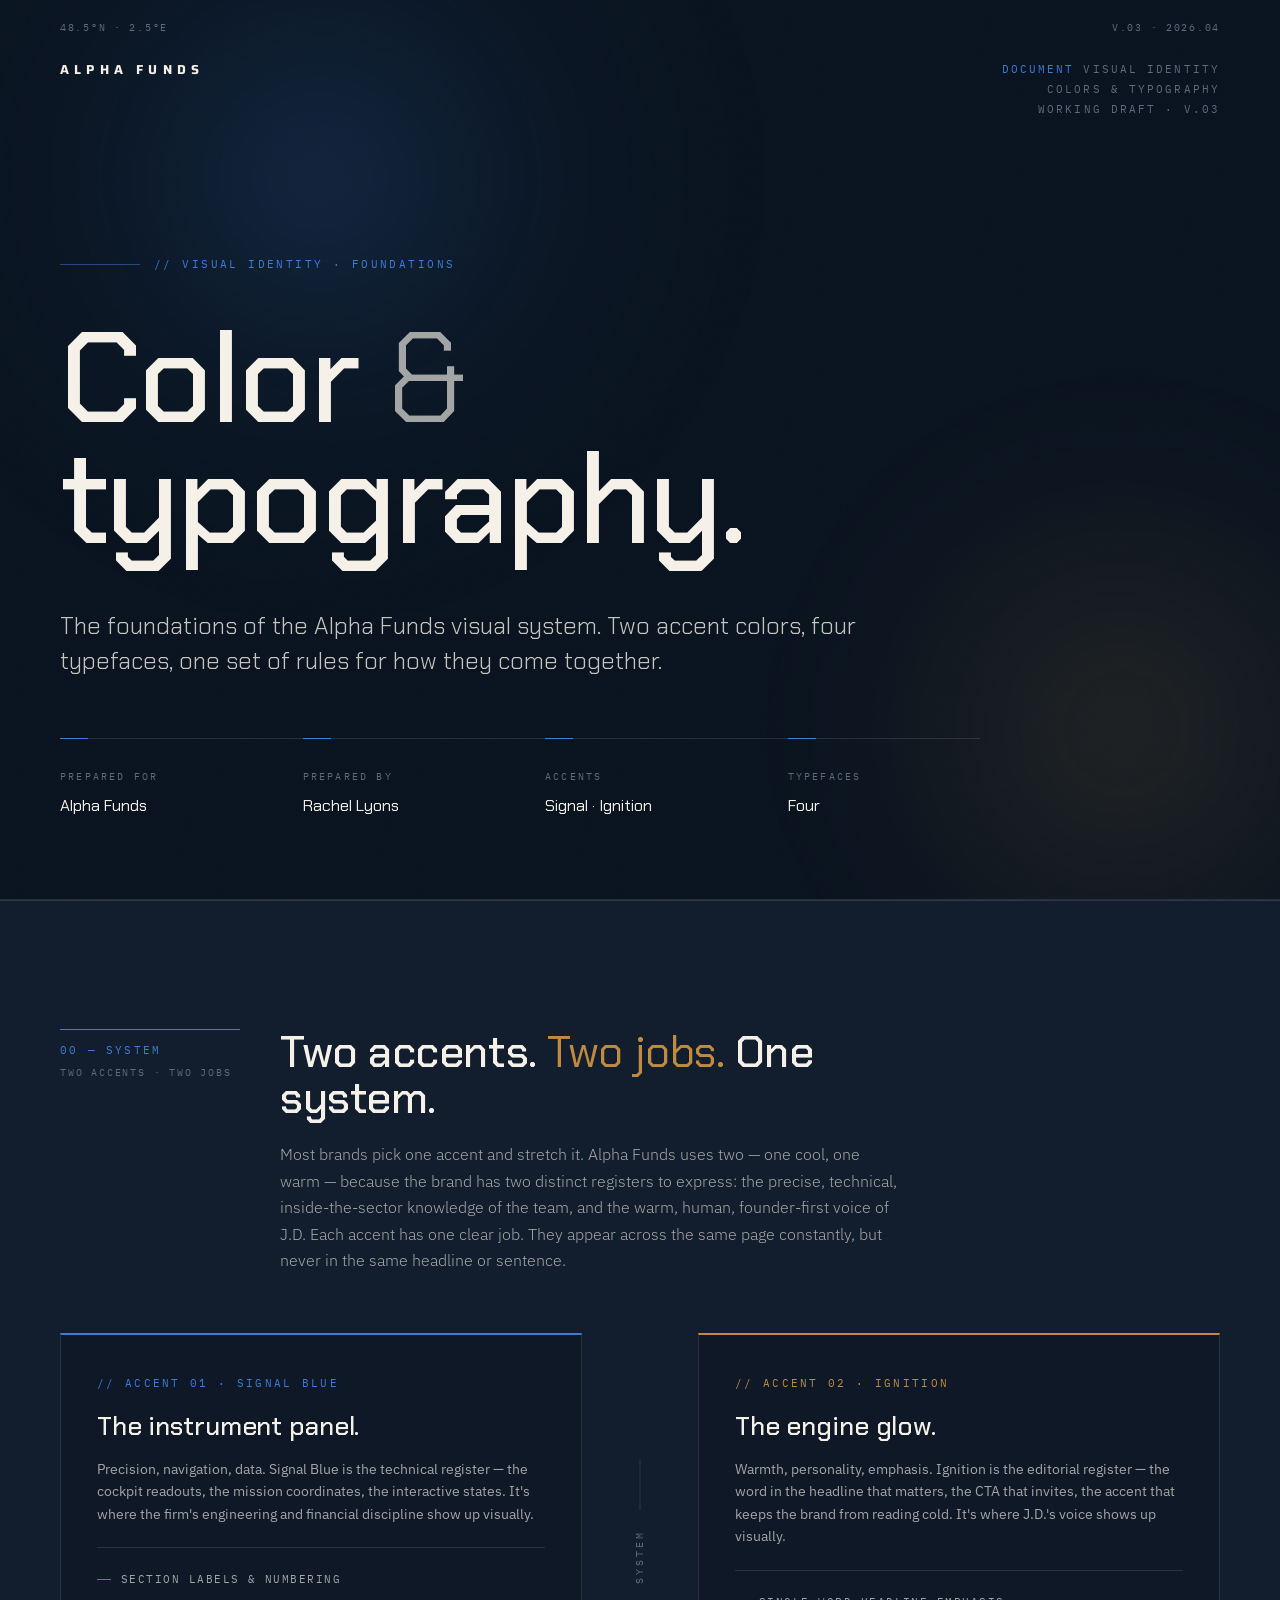
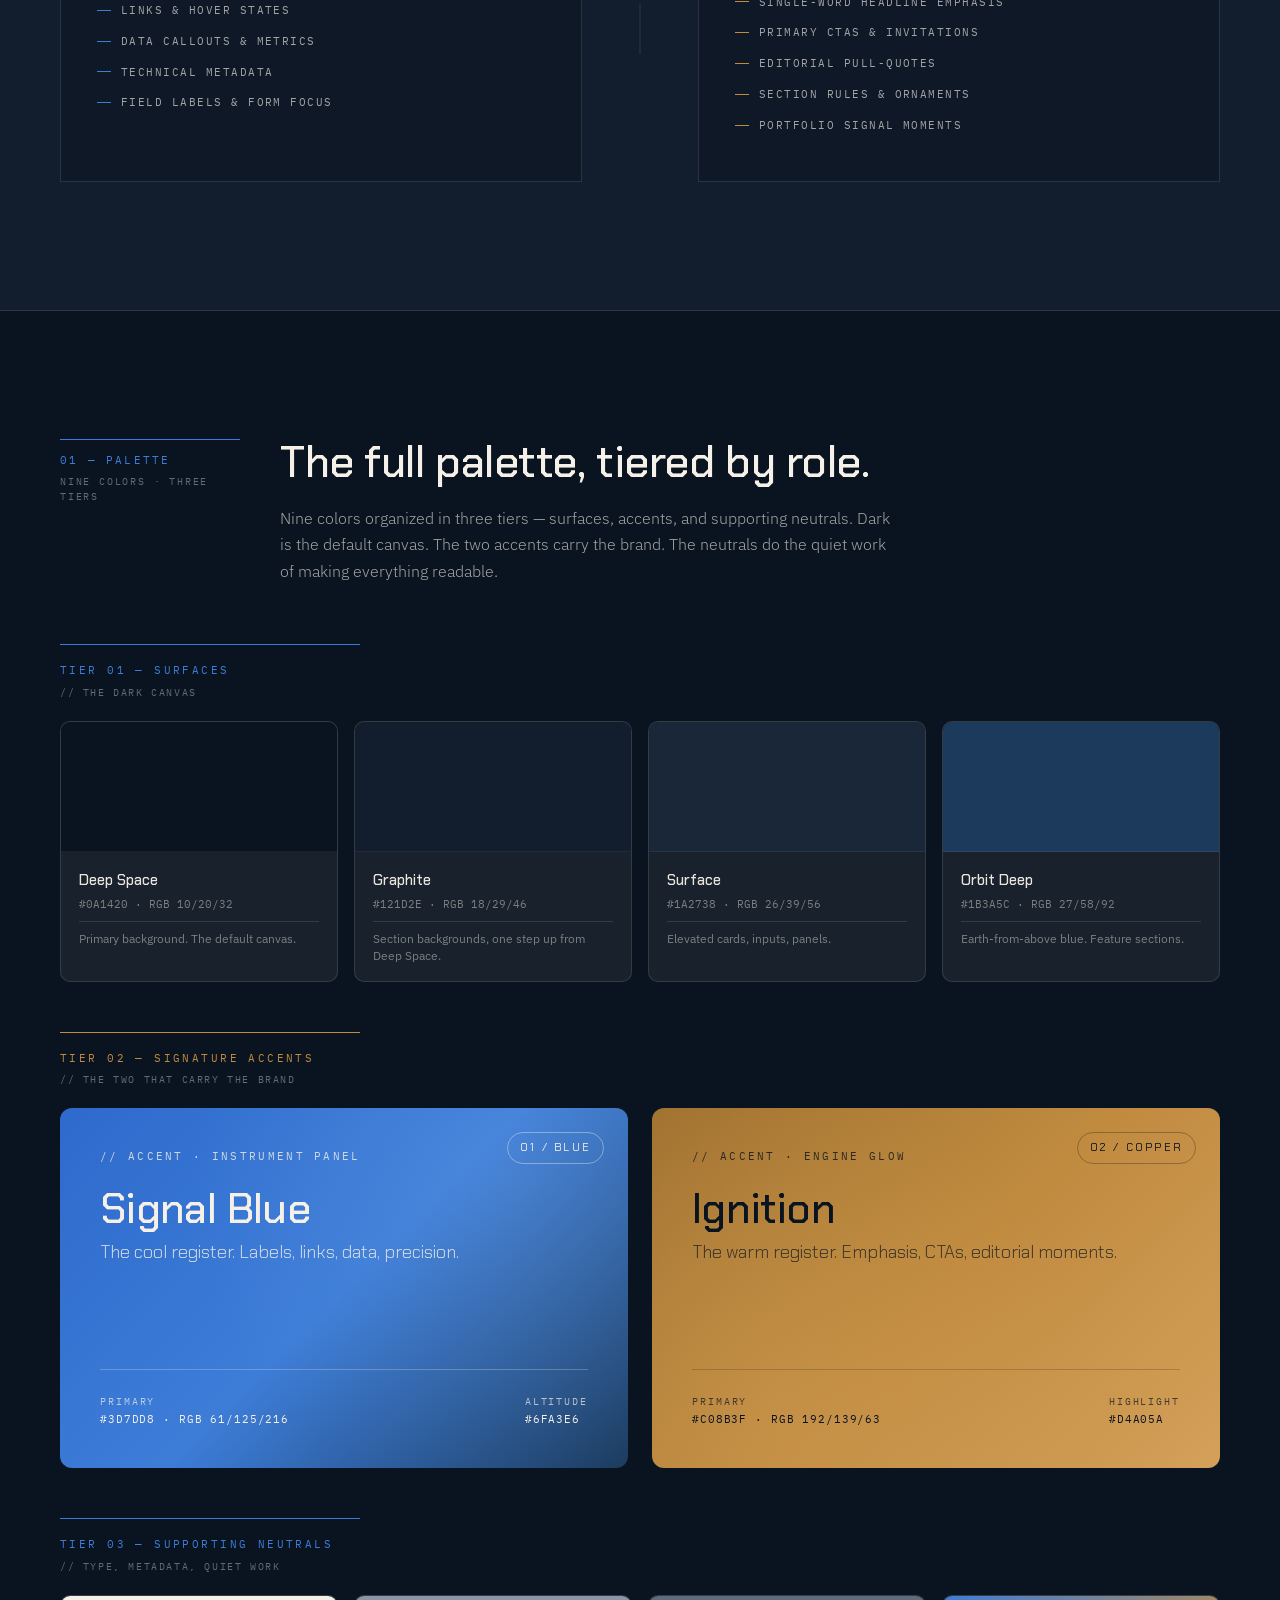
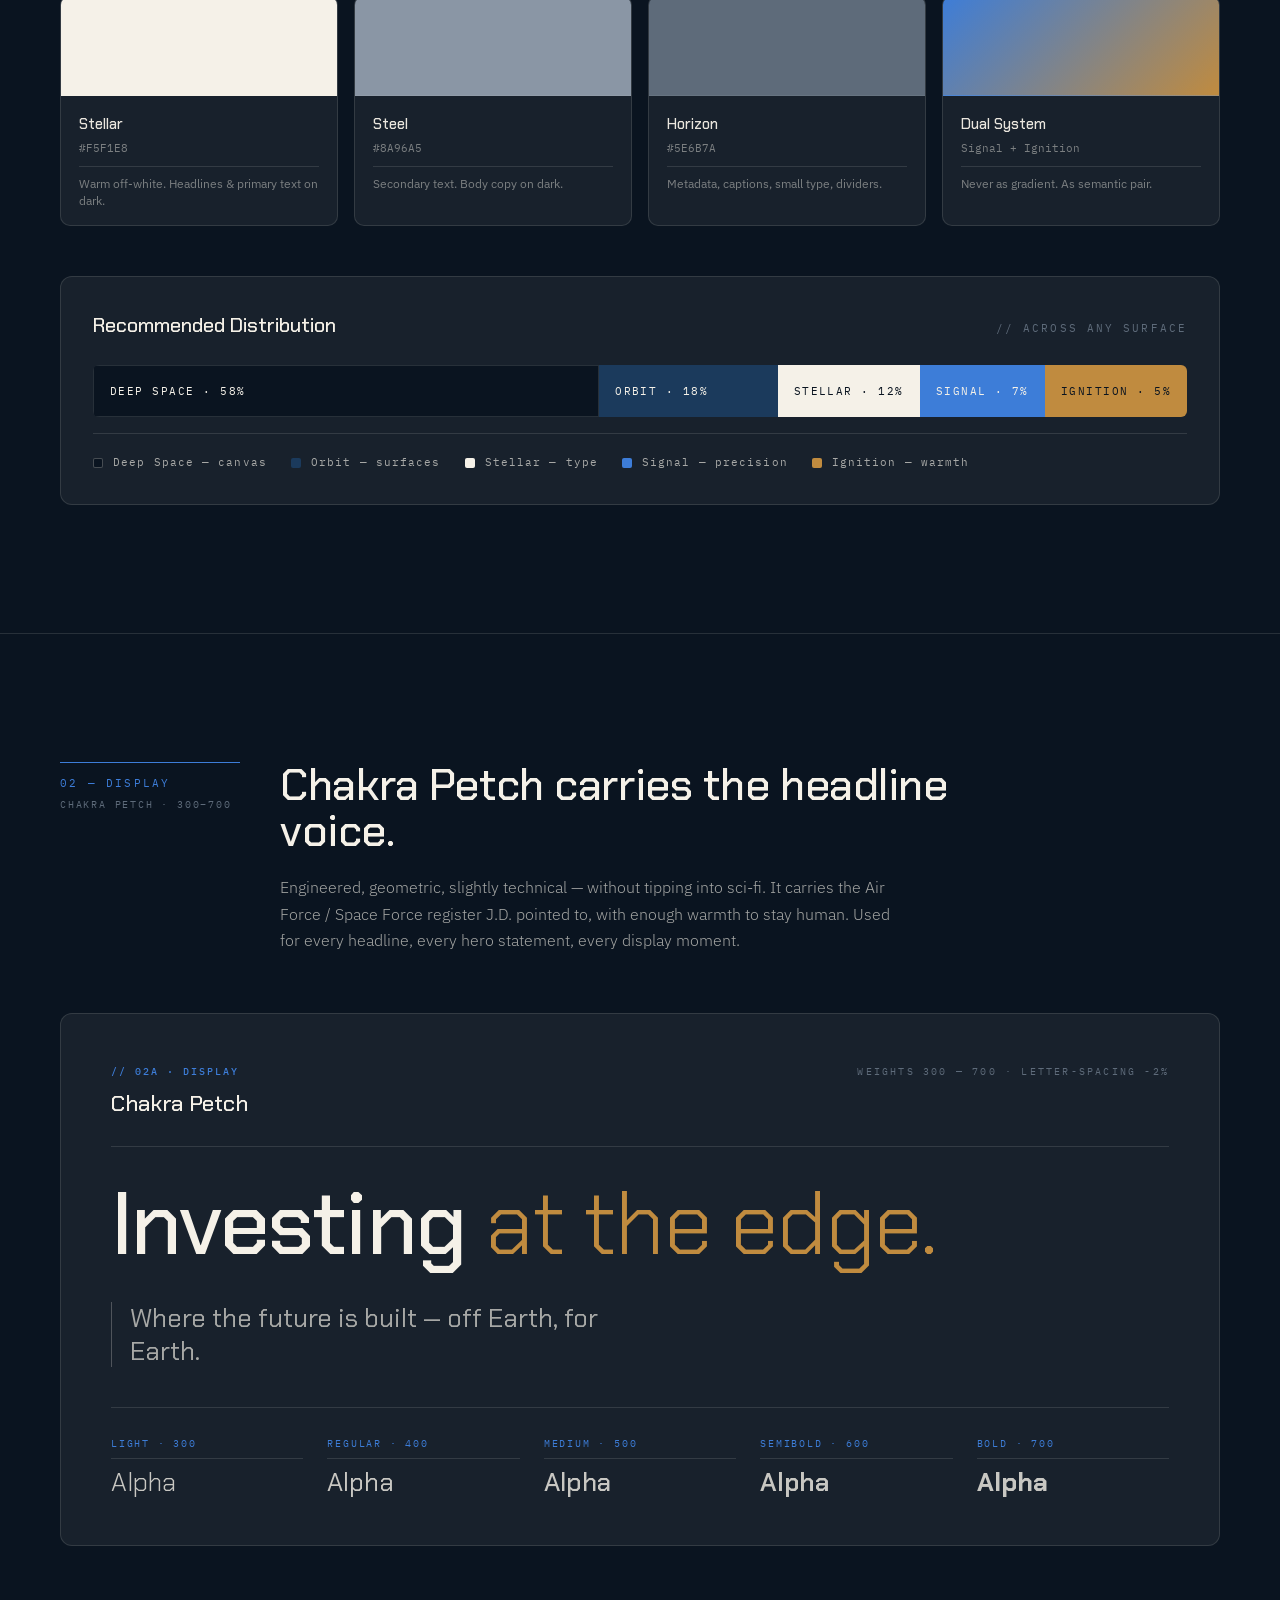
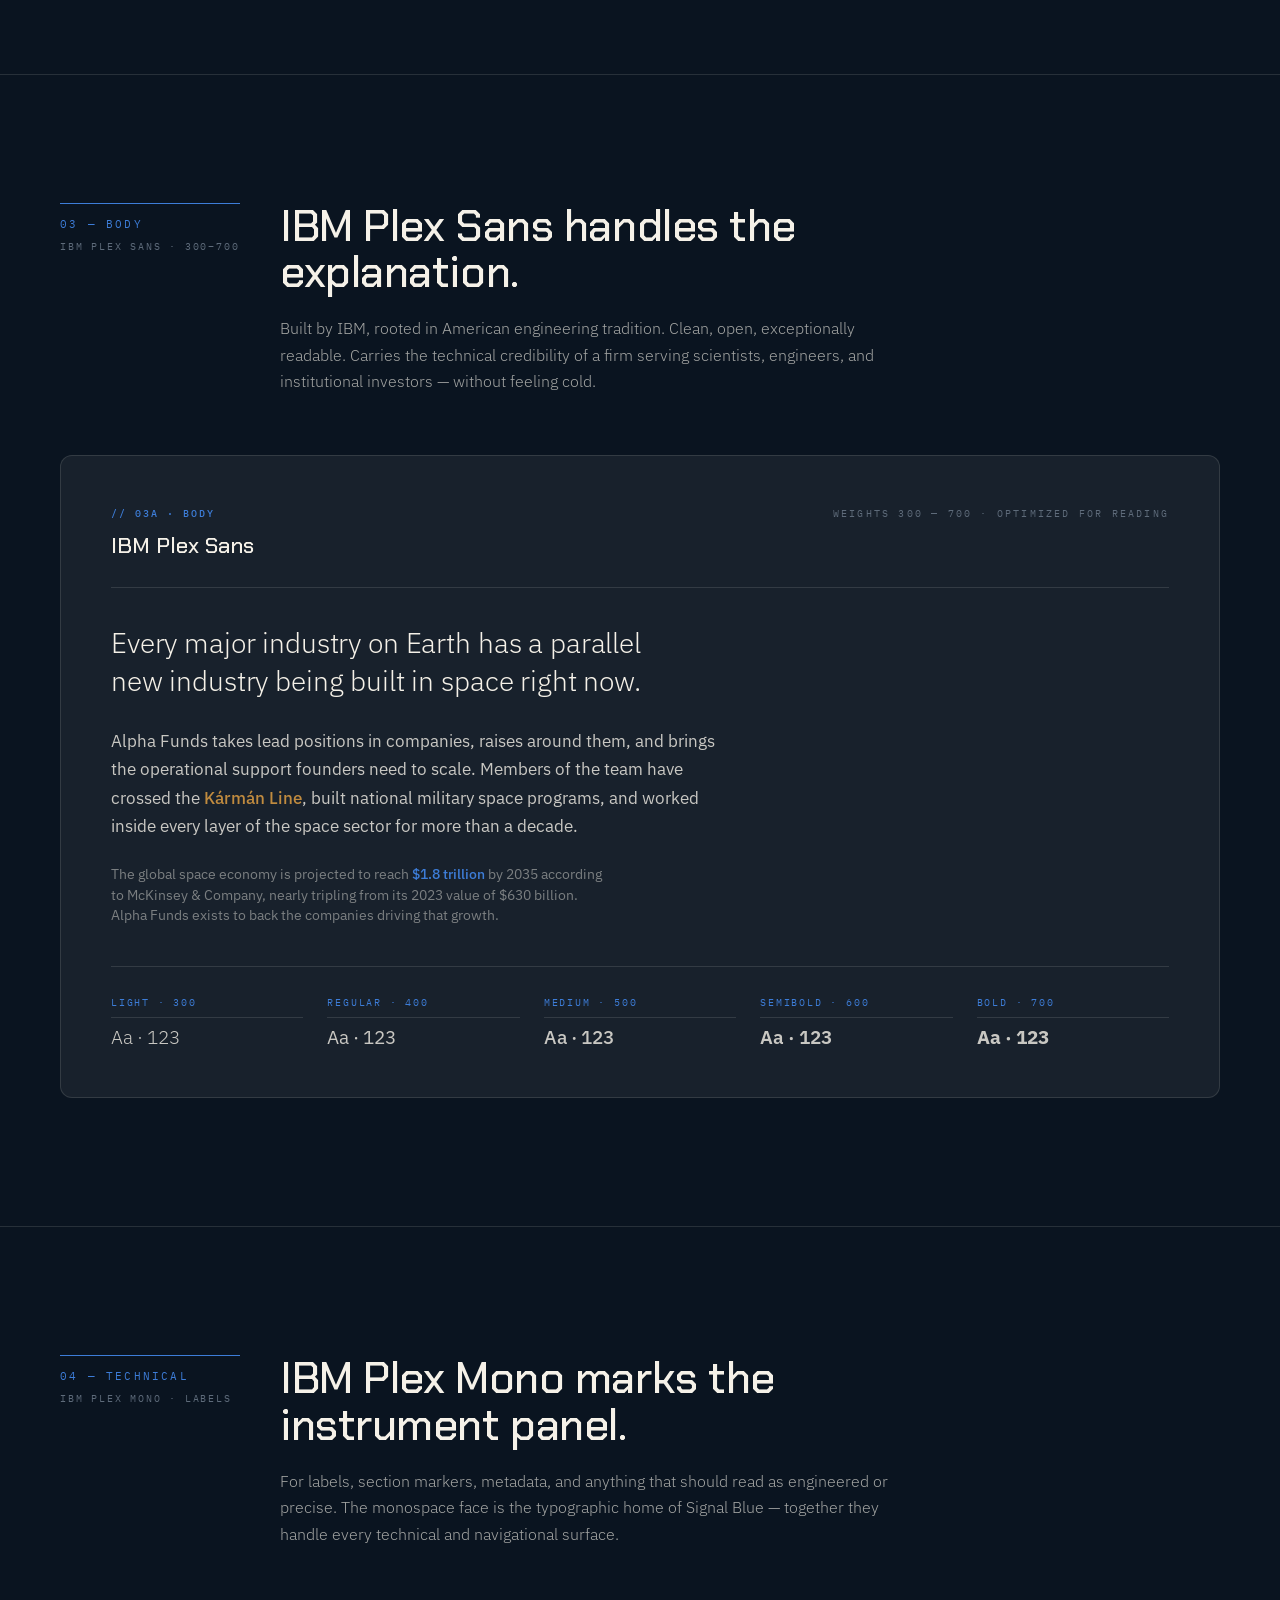
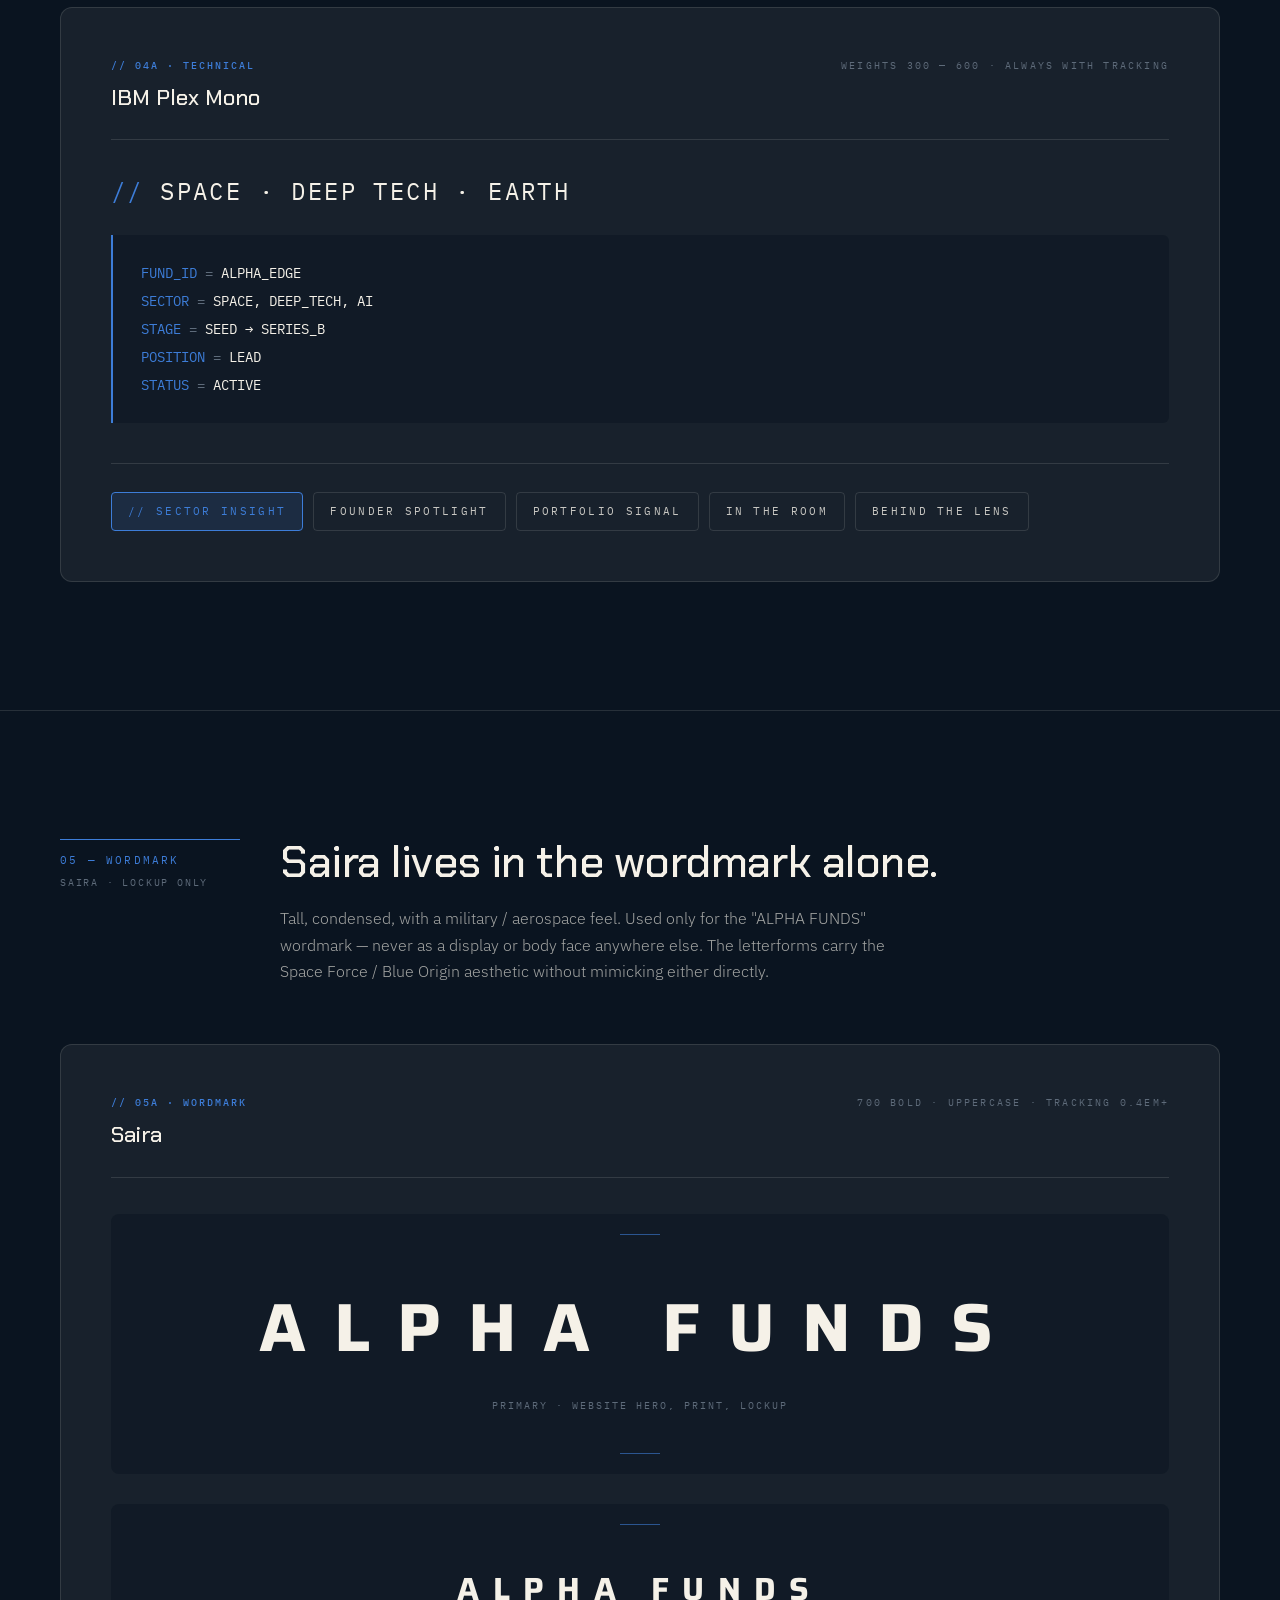
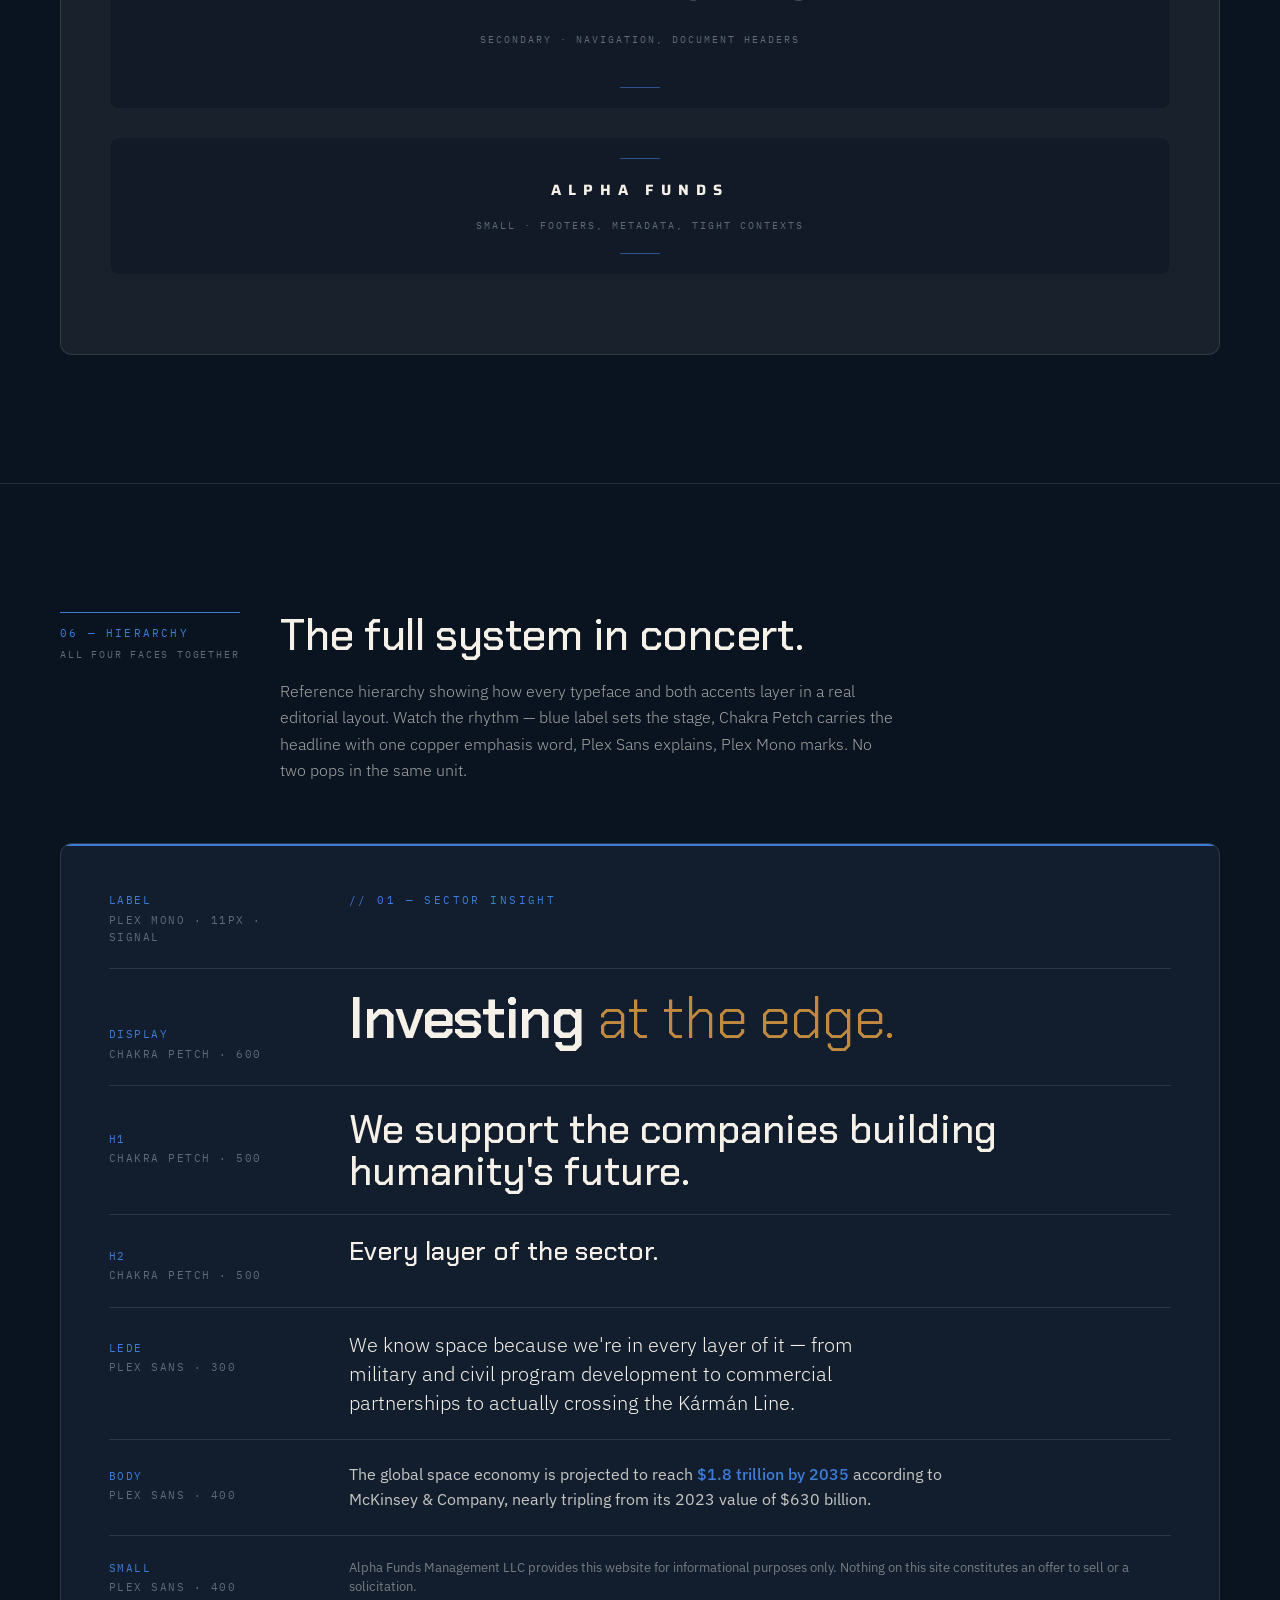
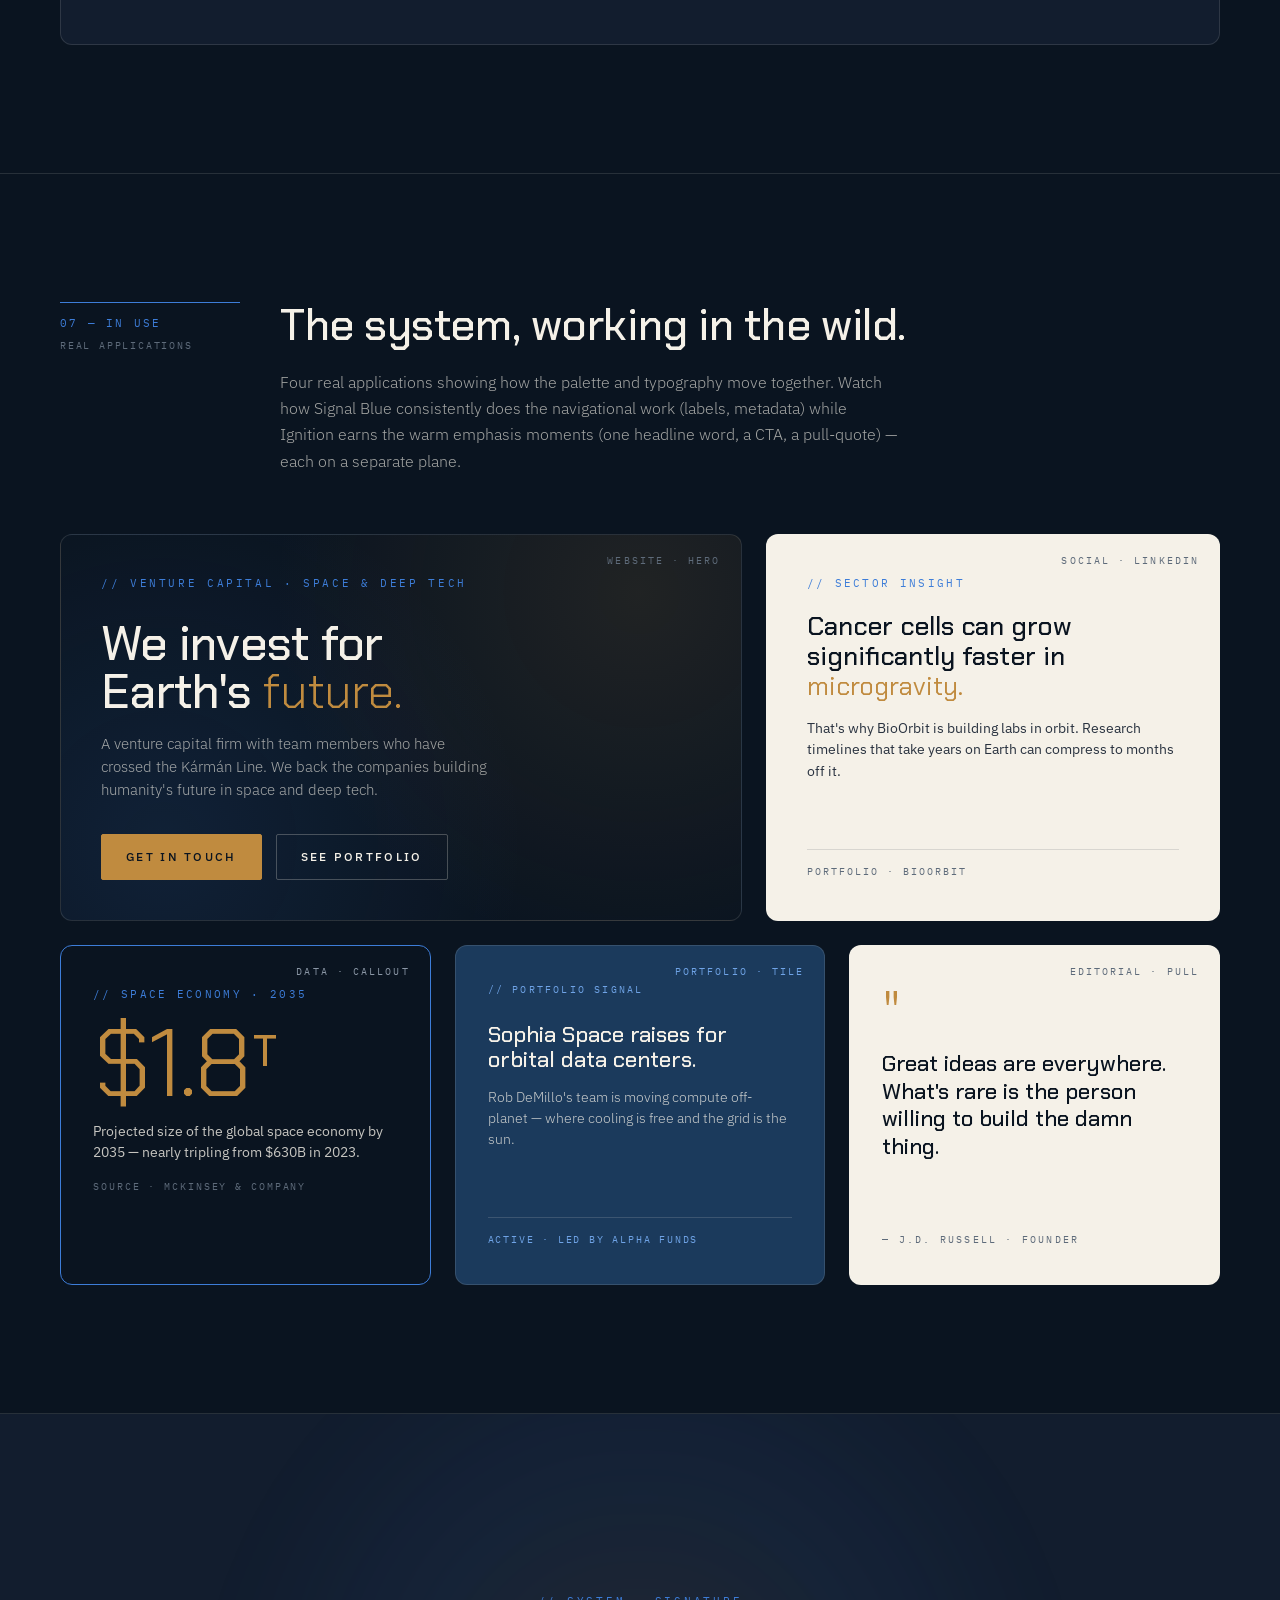
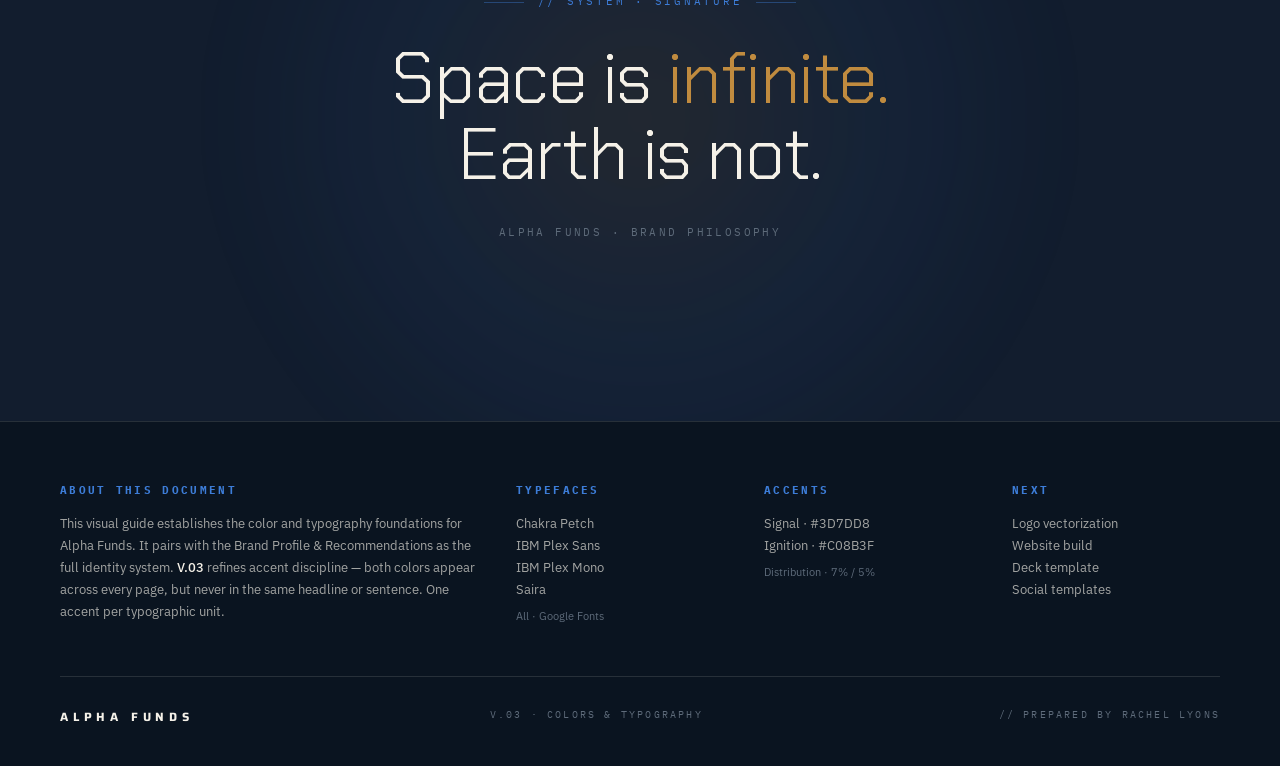
<file: alpha_funds_visual_guide_v3 (1).html>
<!DOCTYPE html>
<html lang="en">
<head>
<meta charset="UTF-8">
<meta name="viewport" content="width=device-width, initial-scale=1.0">
<title>Alpha Funds — Colors &amp; Typography</title>
<link rel="preconnect" href="https://fonts.googleapis.com">
<link rel="preconnect" href="https://fonts.gstatic.com" crossorigin>
<link href="https://fonts.googleapis.com/css2?family=Chakra+Petch:wght@300;400;500;600;700&family=IBM+Plex+Mono:wght@300;400;500;600&family=IBM+Plex+Sans:wght@300;400;500;600;700&family=Saira:wght@300;400;500;600;700;800&display=swap" rel="stylesheet">
<style>
  :root {
    /* SURFACES */
    --deep-space:  #0A1420;
    --graphite:    #121D2E;
    --surface:     #1A2738;
    --orbit-deep:  #1B3A5C;

    /* ACCENT 01 — BLUE (instrument panel) */
    --signal:      #3D7DD8;
    --altitude:    #6FA3E6;
    --signal-dim:  rgba(61, 125, 216, 0.12);

    /* ACCENT 02 — COPPER (engine glow) */
    --ignition:    #C08B3F;
    --ignition-hi: #D4A05A;
    --ignition-dim:rgba(192, 139, 63, 0.1);

    /* LIGHT + NEUTRAL */
    --stellar:     #F5F1E8;
    --steel:       #8A96A5;
    --horizon:     #5E6B7A;

    --s-95: rgba(245,241,232,0.95);
    --s-80: rgba(245,241,232,0.8);
    --s-65: rgba(245,241,232,0.65);
    --s-45: rgba(245,241,232,0.45);
    --s-25: rgba(245,241,232,0.25);
    --s-12: rgba(245,241,232,0.12);
    --s-06: rgba(245,241,232,0.06);

    --f-display: 'Chakra Petch', sans-serif;
    --f-body:    'IBM Plex Sans', sans-serif;
    --f-mono:    'IBM Plex Mono', monospace;
    --f-mark:    'Saira', sans-serif;
  }

  * { margin: 0; padding: 0; box-sizing: border-box; }
  html { scroll-behavior: smooth; }

  body {
    background: var(--deep-space);
    color: var(--stellar);
    font-family: var(--f-body);
    line-height: 1.6;
    overflow-x: hidden;
    -webkit-font-smoothing: antialiased;
    text-rendering: optimizeLegibility;
  }

  body::before {
    content: "";
    position: fixed;
    inset: 0;
    pointer-events: none;
    z-index: 1000;
    opacity: 0.035;
    background-image: url("data:image/svg+xml;utf8,<svg xmlns='http://www.w3.org/2000/svg' width='200' height='200'><filter id='n'><feTurbulence baseFrequency='0.9' numOctaves='3' stitchTiles='stitch'/></filter><rect width='100%25' height='100%25' filter='url(%23n)'/></svg>");
    mix-blend-mode: overlay;
  }

  .mono-label {
    font-family: var(--f-mono);
    font-size: 11px;
    letter-spacing: 0.22em;
    text-transform: uppercase;
    color: var(--signal);
    display: inline-block;
  }

  /* ═══════════════════════════════════════════════════ */
  /* COVER                                                 */
  /* ═══════════════════════════════════════════════════ */
  .cover {
    min-height: 100vh;
    position: relative;
    padding: 40px 60px 80px;
    display: flex;
    flex-direction: column;
    overflow: hidden;
    border-bottom: 1px solid var(--s-12);
  }

  .cover::before {
    content: "";
    position: absolute;
    top: -30%; left: -10%;
    width: 70vw; height: 70vw;
    max-width: 900px; max-height: 900px;
    border-radius: 50%;
    background: radial-gradient(circle at center,
      rgba(61, 125, 216, 0.18) 0%,
      rgba(27, 58, 92, 0.1) 35%,
      transparent 65%);
    filter: blur(40px);
    pointer-events: none;
  }
  .cover::after {
    content: "";
    position: absolute;
    bottom: -20%; right: -15%;
    width: 55vw; height: 55vw;
    max-width: 700px; max-height: 700px;
    border-radius: 50%;
    background: radial-gradient(circle at center,
      rgba(192, 139, 63, 0.14) 0%,
      rgba(192, 139, 63, 0.04) 40%,
      transparent 65%);
    filter: blur(50px);
    pointer-events: none;
  }

  .cover-top {
    display: flex;
    justify-content: space-between;
    align-items: flex-start;
    padding-top: 20px;
    position: relative;
    z-index: 2;
  }

  .wordmark {
    font-family: var(--f-mark);
    font-weight: 700;
    font-size: 13px;
    letter-spacing: 0.4em;
    color: var(--stellar);
  }

  .cover-meta-block {
    text-align: right;
    font-family: var(--f-mono);
    font-size: 10.5px;
    letter-spacing: 0.2em;
    text-transform: uppercase;
    color: var(--horizon);
    line-height: 1.9;
  }
  .cover-meta-block strong { color: var(--signal); font-weight: 400; }

  .cover-main {
    margin-top: auto;
    padding-top: clamp(60px, 10vh, 120px);
    position: relative;
    z-index: 2;
    max-width: 1100px;
  }

  .cover-eyebrow {
    display: flex;
    align-items: center;
    gap: 14px;
    margin-bottom: 44px;
  }
  .cover-eyebrow .rule {
    width: 80px;
    height: 1px;
    background: var(--signal);
    opacity: 0.5;
  }

  /* TITLE — now entirely in Stellar. The color lives around it. */
  .cover-title {
    font-family: var(--f-display);
    font-weight: 500;
    font-size: clamp(60px, 10vw, 136px);
    line-height: 0.95;
    letter-spacing: -0.025em;
    color: var(--stellar);
    margin-bottom: 48px;
  }
  .cover-title .amp {
    font-weight: 300;
    color: var(--s-65);
  }

  .cover-lede {
    font-family: var(--f-display);
    font-weight: 300;
    font-size: clamp(19px, 1.9vw, 24px);
    line-height: 1.45;
    color: var(--s-80);
    max-width: 56ch;
    margin-bottom: 60px;
  }

  .cover-bottom {
    display: grid;
    grid-template-columns: repeat(auto-fit, minmax(160px, 1fr));
    gap: 30px 50px;
    padding-top: 30px;
    border-top: 1px solid var(--s-12);
    max-width: 920px;
    position: relative;
    z-index: 2;
  }
  .cover-bottom > div { position: relative; }
  .cover-bottom > div::before {
    content: "";
    position: absolute;
    top: -31px; left: 0;
    width: 28px; height: 1px;
    background: var(--signal);
  }
  .cover-bottom .label {
    font-family: var(--f-mono);
    font-size: 10px;
    letter-spacing: 0.22em;
    text-transform: uppercase;
    color: var(--horizon);
    margin-bottom: 8px;
    display: block;
  }
  .cover-bottom .val {
    font-family: var(--f-display);
    font-size: 16px;
    color: var(--stellar);
  }

  .coord {
    position: absolute;
    font-family: var(--f-mono);
    font-size: 9.5px;
    letter-spacing: 0.18em;
    color: var(--horizon);
    z-index: 2;
  }
  .coord-tl { top: 20px; left: 60px; }
  .coord-tr { top: 20px; right: 60px; }

  /* ═══════════════════════════════════════════════════ */
  /* SECTION SCAFFOLDING                                   */
  /* ═══════════════════════════════════════════════════ */
  .section {
    padding: clamp(80px, 10vw, 130px) 60px;
    border-bottom: 1px solid var(--s-12);
    position: relative;
  }

  .section-head {
    display: grid;
    grid-template-columns: 180px 1fr;
    gap: 40px;
    margin-bottom: 60px;
    max-width: 1400px;
  }

  .section-num {
    font-family: var(--f-mono);
    font-size: 11px;
    letter-spacing: 0.2em;
    text-transform: uppercase;
    color: var(--signal);
    padding-top: 12px;
    border-top: 1px solid var(--signal);
    line-height: 1.5;
  }
  .section-num strong { color: var(--signal); font-weight: 400; }
  .section-num small {
    display: block;
    color: var(--horizon);
    font-size: 10px;
    letter-spacing: 0.18em;
    margin-top: 6px;
  }

  /* Section titles — clean by default. Emphasis is an exception. */
  .section-title {
    font-family: var(--f-display);
    font-weight: 500;
    font-size: clamp(28px, 3.6vw, 44px);
    line-height: 1.05;
    letter-spacing: -0.01em;
    color: var(--stellar);
    margin-bottom: 20px;
    max-width: 24ch;
  }
  .section-title em {
    font-style: normal;
    color: var(--ignition);
    font-weight: 400;
  }

  .section-desc {
    font-family: var(--f-body);
    font-weight: 300;
    font-size: 16px;
    color: var(--s-65);
    line-height: 1.65;
    max-width: 62ch;
  }

  .max-wrap { max-width: 1400px; }

  /* ═══════════════════════════════════════════════════ */
  /* MANIFESTO                                             */
  /* ═══════════════════════════════════════════════════ */
  .manifesto {
    background: var(--graphite);
    border-top: 1px solid var(--s-12);
    border-bottom: 1px solid var(--s-12);
    position: relative;
  }

  .duet {
    display: grid;
    grid-template-columns: 1fr auto 1fr;
    gap: 50px;
    margin-top: 30px;
    align-items: stretch;
  }

  .duet-col {
    padding: 40px 36px;
    background: rgba(10, 20, 32, 0.5);
    border: 1px solid var(--s-12);
    position: relative;
  }

  .duet-col.blue { border-top: 2px solid var(--signal); }
  .duet-col.copper { border-top: 2px solid var(--ignition); }

  .duet-col .role {
    font-family: var(--f-mono);
    font-size: 10.5px;
    letter-spacing: 0.22em;
    text-transform: uppercase;
    margin-bottom: 20px;
    display: block;
  }
  .duet-col.blue .role { color: var(--signal); }
  .duet-col.copper .role { color: var(--ignition); }

  .duet-col h3 {
    font-family: var(--f-display);
    font-weight: 500;
    font-size: 26px;
    line-height: 1.15;
    color: var(--stellar);
    margin-bottom: 16px;
    letter-spacing: -0.005em;
  }

  .duet-col p {
    font-size: 14px;
    color: var(--s-65);
    line-height: 1.6;
    margin-bottom: 22px;
  }

  .duet-col ul {
    list-style: none;
    padding-top: 16px;
    border-top: 1px solid var(--s-12);
  }
  .duet-col li {
    font-family: var(--f-mono);
    font-size: 10.5px;
    letter-spacing: 0.14em;
    text-transform: uppercase;
    padding: 7px 0;
    color: var(--s-65);
    display: flex;
    align-items: center;
    gap: 10px;
  }
  .duet-col li::before {
    content: "";
    width: 14px;
    height: 1px;
    flex-shrink: 0;
  }
  .duet-col.blue li::before { background: var(--signal); }
  .duet-col.copper li::before { background: var(--ignition); }

  .duet-divider {
    display: flex;
    align-items: center;
    justify-content: center;
  }
  .duet-divider .mark {
    font-family: var(--f-mono);
    font-size: 10px;
    letter-spacing: 0.3em;
    color: var(--horizon);
    writing-mode: vertical-rl;
    transform: rotate(180deg);
    padding: 20px 0;
    position: relative;
  }
  .duet-divider .mark::before,
  .duet-divider .mark::after {
    content: "";
    position: absolute;
    left: 50%;
    width: 1px;
    height: 50px;
    background: var(--s-12);
    transform: translateX(-50%);
  }
  .duet-divider .mark::before { top: -50px; }
  .duet-divider .mark::after { bottom: -50px; }

  @media (max-width: 900px) {
    .duet { grid-template-columns: 1fr; gap: 20px; }
    .duet-divider { display: none; }
  }

  /* ═══════════════════════════════════════════════════ */
  /* PALETTE                                               */
  /* ═══════════════════════════════════════════════════ */
  .tier-label {
    font-family: var(--f-mono);
    font-size: 11px;
    letter-spacing: 0.22em;
    text-transform: uppercase;
    color: var(--signal);
    margin-bottom: 20px;
    padding-top: 16px;
    border-top: 1px solid var(--signal);
    max-width: 300px;
    line-height: 1.7;
  }
  .tier-label small {
    display: block;
    color: var(--horizon);
    letter-spacing: 0.16em;
    font-size: 10px;
    margin-top: 4px;
  }

  .surfaces-grid {
    display: grid;
    grid-template-columns: repeat(4, 1fr);
    gap: 16px;
    margin-bottom: 50px;
  }
  @media (max-width: 900px) { .surfaces-grid { grid-template-columns: repeat(2, 1fr); } }

  .surface-card {
    border-radius: 10px;
    overflow: hidden;
    border: 1px solid var(--s-12);
    background: var(--s-06);
    transition: transform 0.3s, border-color 0.3s;
  }
  .surface-card:hover {
    transform: translateY(-2px);
    border-color: var(--signal);
  }
  .surface-swatch {
    height: 130px;
    border-bottom: 1px solid var(--s-06);
  }
  .surface-info { padding: 16px 18px; }
  .surface-name {
    font-family: var(--f-display);
    font-size: 15px;
    font-weight: 500;
    color: var(--s-95);
    margin-bottom: 4px;
  }
  .surface-hex {
    font-family: var(--f-mono);
    font-size: 11px;
    color: var(--s-45);
  }
  .surface-use {
    font-size: 11.5px;
    color: var(--s-45);
    line-height: 1.5;
    margin-top: 8px;
    padding-top: 8px;
    border-top: 1px solid var(--s-12);
  }

  .accents-row {
    display: grid;
    grid-template-columns: 1fr 1fr;
    gap: 24px;
    margin-bottom: 50px;
  }
  @media (max-width: 880px) { .accents-row { grid-template-columns: 1fr; } }

  .accent-card {
    border-radius: 12px;
    padding: 40px;
    position: relative;
    overflow: hidden;
    min-height: 360px;
    display: flex;
    flex-direction: column;
  }

  .accent-card.signal {
    background:
      radial-gradient(circle at 80% 20%, rgba(111, 163, 230, 0.25) 0%, transparent 60%),
      linear-gradient(135deg, #2E6ACC 0%, #3D7DD8 50%, #1B3A5C 100%);
  }
  .accent-card.ignition {
    background:
      radial-gradient(circle at 20% 80%, rgba(212, 160, 90, 0.3) 0%, transparent 60%),
      linear-gradient(135deg, #A07230 0%, #C08B3F 50%, #D4A05A 100%);
  }

  .accent-card .accent-role {
    font-family: var(--f-mono);
    font-size: 10.5px;
    letter-spacing: 0.22em;
    text-transform: uppercase;
    opacity: 0.8;
    margin-bottom: 24px;
  }
  .accent-card.signal .accent-role { color: var(--stellar); }
  .accent-card.ignition .accent-role { color: var(--deep-space); }

  .accent-card h3 {
    font-family: var(--f-display);
    font-weight: 500;
    font-size: 42px;
    line-height: 0.95;
    letter-spacing: -0.015em;
    margin-bottom: 12px;
  }
  .accent-card.signal h3 { color: var(--stellar); }
  .accent-card.ignition h3 { color: var(--deep-space); }

  .accent-card .accent-tag {
    font-family: var(--f-display);
    font-weight: 300;
    font-size: 18px;
    line-height: 1.3;
    margin-bottom: 40px;
  }
  .accent-card.signal .accent-tag { color: var(--s-80); }
  .accent-card.ignition .accent-tag { color: rgba(10, 20, 32, 0.7); }

  .accent-codes {
    margin-top: auto;
    display: flex;
    justify-content: space-between;
    gap: 16px;
    padding-top: 24px;
    border-top: 1px solid currentColor;
    font-family: var(--f-mono);
    font-size: 11px;
    letter-spacing: 0.08em;
  }
  .accent-card.signal .accent-codes { color: var(--stellar); border-color: rgba(245, 241, 232, 0.25); }
  .accent-card.ignition .accent-codes { color: var(--deep-space); border-color: rgba(10, 20, 32, 0.2); }

  .accent-codes span { display: block; opacity: 0.7; font-size: 9.5px; letter-spacing: 0.2em; text-transform: uppercase; margin-bottom: 2px; }

  .accent-card .badge {
    position: absolute;
    top: 24px;
    right: 24px;
    font-family: var(--f-display);
    font-size: 11px;
    letter-spacing: 0.2em;
    text-transform: uppercase;
    padding: 6px 12px;
    border: 1px solid currentColor;
    border-radius: 20px;
  }
  .accent-card.signal .badge { color: var(--stellar); border-color: rgba(245,241,232,0.4); }
  .accent-card.ignition .badge { color: var(--deep-space); border-color: rgba(10,20,32,0.3); }

  .neutrals-grid {
    display: grid;
    grid-template-columns: repeat(4, 1fr);
    gap: 16px;
    margin-bottom: 50px;
  }
  @media (max-width: 900px) { .neutrals-grid { grid-template-columns: repeat(2, 1fr); } }

  .neutrals-grid .surface-swatch { height: 100px; }

  .distribution {
    background: var(--s-06);
    border: 1px solid var(--s-12);
    border-radius: 12px;
    padding: 32px;
  }
  .distribution-head {
    display: flex;
    justify-content: space-between;
    align-items: baseline;
    flex-wrap: wrap;
    gap: 12px;
    margin-bottom: 24px;
  }
  .distribution-head h4 {
    font-family: var(--f-display);
    font-size: 20px;
    font-weight: 500;
    color: var(--stellar);
  }
  .distribution-head .meta {
    font-family: var(--f-mono);
    font-size: 10.5px;
    letter-spacing: 0.2em;
    text-transform: uppercase;
    color: var(--horizon);
  }

  .ratio-bar {
    display: flex;
    height: 52px;
    border-radius: 6px;
    overflow: hidden;
    margin-bottom: 16px;
  }
  .ratio-bar > div {
    display: flex;
    align-items: center;
    padding: 0 16px;
    font-family: var(--f-mono);
    font-size: 10.5px;
    letter-spacing: 0.14em;
    text-transform: uppercase;
    white-space: nowrap;
  }
  .r-deepspace { flex: 58; background: var(--deep-space); color: var(--stellar); border: 1px solid var(--s-12); }
  .r-orbit     { flex: 18; background: var(--orbit-deep); color: var(--stellar); }
  .r-stellar   { flex: 12; background: var(--stellar); color: var(--deep-space); }
  .r-signal    { flex: 7;  background: var(--signal); color: var(--stellar); }
  .r-ignition  { flex: 5;  background: var(--ignition); color: var(--deep-space); }

  .ratio-legend {
    display: flex;
    flex-wrap: wrap;
    gap: 24px;
    padding-top: 20px;
    border-top: 1px solid var(--s-12);
  }
  .legend-item {
    display: flex;
    align-items: center;
    gap: 10px;
    font-family: var(--f-mono);
    font-size: 11px;
    letter-spacing: 0.1em;
    color: var(--s-65);
  }
  .legend-dot { width: 10px; height: 10px; border-radius: 2px; flex-shrink: 0; }

  /* ═══════════════════════════════════════════════════ */
  /* SPECIMENS                                             */
  /* ═══════════════════════════════════════════════════ */
  .specimen {
    background: var(--s-06);
    border: 1px solid var(--s-12);
    border-radius: 12px;
    padding: 50px;
    position: relative;
    overflow: hidden;
    transition: border-color 0.3s;
  }
  .specimen:hover { border-color: var(--s-25); }

  .specimen-head {
    display: flex;
    justify-content: space-between;
    align-items: baseline;
    flex-wrap: wrap;
    gap: 16px;
    margin-bottom: 36px;
    padding-bottom: 24px;
    border-bottom: 1px solid var(--s-12);
  }
  .specimen-title {
    font-family: var(--f-display);
    font-size: 22px;
    font-weight: 500;
    color: var(--stellar);
  }
  .specimen-title small {
    font-family: var(--f-mono);
    font-size: 10px;
    letter-spacing: 0.2em;
    text-transform: uppercase;
    color: var(--signal);
    display: block;
    margin-bottom: 6px;
  }
  .specimen-role {
    font-family: var(--f-mono);
    font-size: 10px;
    letter-spacing: 0.22em;
    text-transform: uppercase;
    color: var(--horizon);
  }

  /* Chakra specimen — one hero line, one copper word, one secondary in neutral */
  .chakra-hero {
    font-family: var(--f-display);
    font-weight: 500;
    font-size: clamp(44px, 7vw, 88px);
    line-height: 0.95;
    letter-spacing: -0.02em;
    color: var(--stellar);
    margin-bottom: 36px;
  }
  .chakra-hero em { font-style: normal; color: var(--ignition); font-weight: 300; }

  .chakra-secondary {
    font-family: var(--f-display);
    font-weight: 400;
    font-size: 26px;
    line-height: 1.25;
    color: var(--s-65);
    max-width: 32ch;
    margin-bottom: 40px;
    padding-left: 18px;
    border-left: 1px solid var(--s-25);
  }

  .weight-row {
    display: grid;
    grid-template-columns: repeat(5, 1fr);
    gap: 24px;
    padding-top: 28px;
    border-top: 1px solid var(--s-12);
  }
  @media (max-width: 780px) { .weight-row { grid-template-columns: repeat(2, 1fr); } }

  .weight-item .wt-label {
    font-family: var(--f-mono);
    font-size: 10px;
    letter-spacing: 0.18em;
    color: var(--signal);
    text-transform: uppercase;
    display: block;
    margin-bottom: 10px;
    padding-bottom: 6px;
    border-bottom: 1px solid var(--s-12);
  }
  .weight-item .wt-sample {
    font-family: var(--f-display);
    font-size: 26px;
    line-height: 1;
    color: var(--s-80);
  }

  /* Plex specimen — single highlight per paragraph */
  .plex-lede {
    font-family: var(--f-body);
    font-weight: 300;
    font-size: 28px;
    line-height: 1.35;
    letter-spacing: -0.005em;
    color: var(--stellar);
    margin-bottom: 28px;
    max-width: 34ch;
  }
  .plex-body {
    font-family: var(--f-body);
    font-weight: 400;
    font-size: 17px;
    line-height: 1.65;
    color: var(--s-80);
    max-width: 62ch;
    margin-bottom: 24px;
  }
  .plex-body .cop-word { color: var(--ignition); font-weight: 500; }

  .plex-small {
    font-family: var(--f-body);
    font-weight: 400;
    font-size: 13.5px;
    line-height: 1.55;
    color: var(--s-45);
    max-width: 62ch;
    margin-bottom: 40px;
  }
  .plex-small .sig-word { color: var(--signal); font-weight: 500; }

  .plex-weight-row .wt-sample {
    font-family: var(--f-body);
    font-size: 19px;
    color: var(--s-80);
  }
  .plex-weight-row .w300 { font-weight: 300; }
  .plex-weight-row .w400 { font-weight: 400; }
  .plex-weight-row .w500 { font-weight: 500; }
  .plex-weight-row .w600 { font-weight: 600; }
  .plex-weight-row .w700 { font-weight: 700; }

  /* Mono specimen — single accent zone (blue) */
  .mono-hero {
    font-family: var(--f-mono);
    font-weight: 400;
    font-size: 24px;
    letter-spacing: 0.1em;
    text-transform: uppercase;
    color: var(--stellar);
    margin-bottom: 28px;
    line-height: 1.3;
  }
  .mono-hero .blue { color: var(--signal); }

  .mono-meta-block {
    font-family: var(--f-mono);
    font-size: 14px;
    line-height: 2;
    color: var(--s-80);
    padding: 24px 28px;
    background: rgba(10, 20, 32, 0.5);
    border-left: 2px solid var(--signal);
    margin-bottom: 40px;
    border-radius: 0 6px 6px 0;
  }
  .mono-meta-block .key { color: var(--signal); }
  .mono-meta-block .sep { color: var(--horizon); }
  .mono-meta-block .val { color: var(--stellar); }

  .chips {
    display: flex;
    flex-wrap: wrap;
    gap: 10px;
    padding-top: 28px;
    border-top: 1px solid var(--s-12);
  }
  .chip {
    font-family: var(--f-mono);
    font-size: 10.5px;
    letter-spacing: 0.22em;
    text-transform: uppercase;
    padding: 10px 16px;
    border: 1px solid var(--s-12);
    border-radius: 4px;
    color: var(--s-80);
    transition: all 0.2s;
  }
  .chip:hover { border-color: var(--signal); color: var(--signal); }
  .chip.blue { border-color: var(--signal); color: var(--signal); background: var(--signal-dim); }

  /* Saira specimen */
  .saira-frame {
    padding: 60px 40px;
    text-align: center;
    background: rgba(10, 20, 32, 0.5);
    border-radius: 8px;
    margin-bottom: 30px;
    position: relative;
  }
  .saira-frame::before,
  .saira-frame::after {
    content: "";
    position: absolute;
    left: 50%;
    width: 40px;
    height: 1px;
    background: var(--signal);
    transform: translateX(-50%);
    opacity: 0.6;
  }
  .saira-frame::before { top: 20px; }
  .saira-frame::after { bottom: 20px; }

  .saira-mark {
    font-family: var(--f-mark);
    font-weight: 700;
    letter-spacing: 0.4em;
    text-transform: uppercase;
    color: var(--stellar);
    display: block;
    margin-bottom: 16px;
  }
  .s-lg { font-size: clamp(40px, 6vw, 68px); }
  .s-md { font-size: 32px; letter-spacing: 0.42em; }
  .s-sm { font-size: 15px; letter-spacing: 0.46em; }

  .saira-cap {
    font-family: var(--f-mono);
    font-size: 10px;
    letter-spacing: 0.2em;
    text-transform: uppercase;
    color: var(--horizon);
  }

  /* Hierarchy card — single blue stripe at top */
  .hierarchy-wrap {
    background: var(--graphite);
    border: 1px solid var(--s-12);
    border-radius: 12px;
    padding: 48px;
    position: relative;
    overflow: hidden;
  }
  .hierarchy-wrap::before {
    content: "";
    position: absolute;
    top: 0; left: 0;
    width: 100%; height: 2px;
    background: var(--signal);
  }

  .hier-row {
    display: grid;
    grid-template-columns: 200px 1fr;
    gap: 40px;
    padding: 22px 0;
    border-bottom: 1px solid var(--s-12);
    align-items: baseline;
  }
  .hier-row:first-child { padding-top: 0; }
  .hier-row:last-child { border-bottom: none; padding-bottom: 0; }

  .hier-meta {
    font-family: var(--f-mono);
    font-size: 10.5px;
    letter-spacing: 0.14em;
    text-transform: uppercase;
    color: var(--horizon);
    line-height: 1.65;
  }
  .hier-meta strong {
    display: block;
    color: var(--signal);
    font-weight: 400;
    margin-bottom: 2px;
  }

  .h-display { font-family: var(--f-display); font-weight: 600; font-size: clamp(38px, 5vw, 58px); line-height: 0.95; letter-spacing: -0.02em; color: var(--stellar); }
  .h-display em { font-style: normal; color: var(--ignition); font-weight: 300; }
  .h-h1 { font-family: var(--f-display); font-weight: 500; font-size: clamp(28px, 3.5vw, 40px); line-height: 1.05; color: var(--stellar); }
  .h-h2 { font-family: var(--f-display); font-weight: 500; font-size: 26px; line-height: 1.1; color: var(--stellar); }
  .h-lede { font-family: var(--f-body); font-weight: 300; font-size: 20px; line-height: 1.45; color: var(--stellar); max-width: 48ch; }
  .h-body { font-family: var(--f-body); font-weight: 400; font-size: 15.5px; line-height: 1.65; color: var(--s-80); max-width: 62ch; }
  .h-body .sig { color: var(--signal); font-weight: 500; }
  .h-small { font-family: var(--f-body); font-weight: 400; font-size: 12.5px; line-height: 1.55; color: var(--s-45); }
  .h-label { font-family: var(--f-mono); font-size: 11px; letter-spacing: 0.22em; text-transform: uppercase; color: var(--signal); }

  @media (max-width: 780px) {
    .hier-row { grid-template-columns: 1fr; gap: 8px; padding: 18px 0; }
  }

  /* ═══════════════════════════════════════════════════ */
  /* APPLICATIONS                                          */
  /* ═══════════════════════════════════════════════════ */
  .pairings-grid {
    display: grid;
    grid-template-columns: 1.5fr 1fr;
    gap: 24px;
  }
  .pairings-grid-2 {
    display: grid;
    grid-template-columns: 1fr 1fr 1fr;
    gap: 24px;
    margin-top: 24px;
  }
  @media (max-width: 900px) {
    .pairings-grid, .pairings-grid-2 { grid-template-columns: 1fr; }
  }

  .app {
    border-radius: 12px;
    overflow: hidden;
    position: relative;
    min-height: 340px;
    padding: 40px;
    display: flex;
    flex-direction: column;
    justify-content: space-between;
    border: 1px solid var(--s-12);
  }
  .app-tag {
    position: absolute;
    top: 18px;
    right: 20px;
    font-family: var(--f-mono);
    font-size: 9.5px;
    letter-spacing: 0.22em;
    text-transform: uppercase;
    color: var(--horizon);
    z-index: 5;
  }

  .app-hero {
    background:
      radial-gradient(circle at 85% 15%, rgba(192, 139, 63, 0.12) 0%, transparent 55%),
      radial-gradient(circle at 15% 80%, rgba(61, 125, 216, 0.12) 0%, transparent 55%),
      var(--deep-space);
  }
  .app-hero .meta {
    font-family: var(--f-mono);
    font-size: 10.5px;
    letter-spacing: 0.25em;
    text-transform: uppercase;
    color: var(--signal);
    margin-bottom: 28px;
  }
  .app-hero .hm {
    font-family: var(--f-display);
    font-weight: 500;
    font-size: clamp(30px, 4vw, 48px);
    line-height: 1;
    letter-spacing: -0.015em;
    color: var(--stellar);
    margin-bottom: 16px;
    max-width: 14ch;
  }
  .app-hero .hm em { font-style: normal; color: var(--ignition); font-weight: 300; }
  .app-hero .sub {
    font-family: var(--f-body);
    font-weight: 300;
    font-size: 15px;
    line-height: 1.55;
    color: var(--s-65);
    max-width: 44ch;
    margin-bottom: 32px;
  }
  .cta-row { display: flex; gap: 14px; flex-wrap: wrap; }
  .cta {
    display: inline-block;
    padding: 13px 24px;
    font-family: var(--f-body);
    font-size: 11.5px;
    font-weight: 500;
    letter-spacing: 0.2em;
    text-transform: uppercase;
    text-decoration: none;
    border-radius: 2px;
    transition: all 0.3s;
  }
  .cta-primary {
    background: var(--ignition);
    color: var(--deep-space);
    border: 1px solid var(--ignition);
  }
  .cta-primary:hover { background: var(--ignition-hi); border-color: var(--ignition-hi); }
  .cta-secondary {
    background: transparent;
    color: var(--stellar);
    border: 1px solid var(--s-25);
  }
  .cta-secondary:hover { border-color: var(--signal); color: var(--signal); }

  .app-li {
    background: var(--stellar);
    color: var(--deep-space);
  }
  .app-li .app-tag { color: var(--horizon); }
  .app-li .eyebrow {
    font-family: var(--f-mono);
    font-size: 10.5px;
    letter-spacing: 0.22em;
    text-transform: uppercase;
    color: var(--signal);
    margin-bottom: 20px;
  }
  .app-li .head {
    font-family: var(--f-display);
    font-weight: 500;
    font-size: 26px;
    line-height: 1.15;
    color: var(--deep-space);
    margin-bottom: 16px;
  }
  .app-li .head em { font-style: normal; color: var(--ignition); font-weight: 400; }
  .app-li .body {
    font-family: var(--f-body);
    font-size: 14px;
    line-height: 1.55;
    color: #2a3340;
  }
  .app-li .foot {
    border-top: 1px solid rgba(10, 20, 32, 0.12);
    padding-top: 14px;
    font-family: var(--f-mono);
    font-size: 10px;
    letter-spacing: 0.2em;
    text-transform: uppercase;
    color: var(--horizon);
  }

  .app-stat {
    background: var(--deep-space);
    border: 1px solid var(--signal);
    padding: 40px 32px;
  }
  .app-stat .stat-label {
    font-family: var(--f-mono);
    font-size: 10.5px;
    letter-spacing: 0.22em;
    text-transform: uppercase;
    color: var(--signal);
    margin-bottom: 18px;
  }
  .app-stat .stat-num {
    font-family: var(--f-display);
    font-weight: 300;
    font-size: clamp(64px, 8vw, 96px);
    line-height: 0.9;
    color: var(--ignition);
    letter-spacing: -0.03em;
    margin-bottom: 14px;
  }
  .app-stat .stat-num sup {
    font-size: 0.45em;
    font-weight: 500;
    vertical-align: 0.7em;
    margin-left: 4px;
  }
  .app-stat .stat-body {
    font-family: var(--f-body);
    font-size: 13.5px;
    line-height: 1.55;
    color: var(--s-80);
    margin-bottom: 16px;
  }
  .app-stat .source {
    font-family: var(--f-mono);
    font-size: 9.5px;
    letter-spacing: 0.2em;
    text-transform: uppercase;
    color: var(--horizon);
  }

  .app-portfolio {
    background: var(--orbit-deep);
    padding: 36px 32px;
  }
  .app-portfolio .label {
    font-family: var(--f-mono);
    font-size: 10px;
    letter-spacing: 0.22em;
    text-transform: uppercase;
    color: var(--altitude);
    margin-bottom: 24px;
  }
  .app-portfolio .head {
    font-family: var(--f-display);
    font-weight: 500;
    font-size: 22px;
    line-height: 1.15;
    color: var(--stellar);
    margin-bottom: 14px;
  }
  .app-portfolio .body {
    font-family: var(--f-body);
    font-weight: 300;
    font-size: 13.5px;
    line-height: 1.55;
    color: var(--s-80);
    margin-bottom: 20px;
  }
  .app-portfolio .foot {
    font-family: var(--f-mono);
    font-size: 10px;
    letter-spacing: 0.18em;
    text-transform: uppercase;
    color: var(--altitude);
    border-top: 1px solid rgba(245,241,232,0.15);
    padding-top: 14px;
  }

  .app-quote {
    background: var(--stellar);
    color: var(--deep-space);
    padding: 36px 32px;
  }
  .app-quote .mark {
    font-family: var(--f-display);
    font-weight: 300;
    font-size: 60px;
    line-height: 1;
    color: var(--ignition);
    margin-bottom: 8px;
  }
  .app-quote .text {
    font-family: var(--f-display);
    font-weight: 500;
    font-size: 22px;
    line-height: 1.25;
    color: var(--deep-space);
    margin-bottom: 20px;
  }
  .app-quote .attr {
    font-family: var(--f-mono);
    font-size: 10px;
    letter-spacing: 0.22em;
    text-transform: uppercase;
    color: var(--horizon);
  }

  /* ═══════════════════════════════════════════════════ */
  /* VOICE                                                 */
  /* ═══════════════════════════════════════════════════ */
  .voice {
    background: var(--graphite);
    padding: clamp(100px, 14vw, 180px) 60px;
    text-align: center;
    position: relative;
    overflow: hidden;
  }
  .voice::before {
    content: "";
    position: absolute;
    top: 50%; left: 50%;
    width: 80vw;
    height: 80vw;
    max-width: 900px;
    max-height: 900px;
    border-radius: 50%;
    background: radial-gradient(circle at center,
      rgba(192, 139, 63, 0.1) 0%,
      rgba(61, 125, 216, 0.06) 40%,
      transparent 65%);
    transform: translate(-50%, -50%);
    pointer-events: none;
    filter: blur(40px);
  }
  .voice-inner { position: relative; z-index: 2; max-width: 900px; margin: 0 auto; }
  .voice .meta {
    font-family: var(--f-mono);
    font-size: 11px;
    letter-spacing: 0.25em;
    text-transform: uppercase;
    color: var(--signal);
    margin-bottom: 30px;
    display: flex;
    justify-content: center;
    align-items: center;
    gap: 14px;
  }
  .voice .meta::before,
  .voice .meta::after {
    content: "";
    width: 40px;
    height: 1px;
    background: var(--signal);
    opacity: 0.4;
  }
  .voice-pull {
    font-family: var(--f-display);
    font-weight: 300;
    font-size: clamp(36px, 6vw, 72px);
    line-height: 1.05;
    letter-spacing: -0.02em;
    color: var(--stellar);
    margin-bottom: 32px;
  }
  .voice-pull em { font-style: normal; color: var(--ignition); }
  .voice-attr {
    font-family: var(--f-mono);
    font-size: 11px;
    letter-spacing: 0.22em;
    text-transform: uppercase;
    color: var(--horizon);
  }

  /* ═══════════════════════════════════════════════════ */
  /* FOOTER                                                */
  /* ═══════════════════════════════════════════════════ */
  footer {
    padding: 60px 60px 40px;
    border-top: 1px solid var(--s-12);
  }
  .foot-grid {
    display: grid;
    grid-template-columns: 2fr 1fr 1fr 1fr;
    gap: 40px;
    margin-bottom: 50px;
  }
  @media (max-width: 780px) { .foot-grid { grid-template-columns: 1fr 1fr; gap: 30px; } }

  .foot-grid h4 {
    font-family: var(--f-mono);
    font-size: 10.5px;
    letter-spacing: 0.22em;
    text-transform: uppercase;
    color: var(--signal);
    margin-bottom: 14px;
  }
  .foot-grid p, .foot-grid li {
    font-family: var(--f-body);
    font-size: 13px;
    color: var(--s-65);
    line-height: 1.7;
    list-style: none;
  }
  .foot-grid p strong { color: var(--stellar); font-weight: 500; }

  .foot-bottom {
    padding-top: 30px;
    border-top: 1px solid var(--s-12);
    display: flex;
    justify-content: space-between;
    flex-wrap: wrap;
    gap: 16px;
    font-family: var(--f-mono);
    font-size: 10px;
    letter-spacing: 0.22em;
    text-transform: uppercase;
    color: var(--horizon);
  }
  .foot-mark {
    font-family: var(--f-mark);
    font-weight: 700;
    font-size: 12px;
    letter-spacing: 0.4em;
    color: var(--stellar);
  }

  @media (max-width: 900px) {
    .cover { padding: 30px 30px 60px; }
    .section { padding: 70px 30px; }
    .section-head { grid-template-columns: 1fr; gap: 20px; }
    .specimen { padding: 32px 24px; }
    .coord-tl, .coord-tr { display: none; }
    footer { padding: 50px 30px 30px; }
  }
</style>
</head>
<body>

<!-- ═══════════════════════════════════════════════════ -->
<!-- COVER                                                 -->
<!-- ═══════════════════════════════════════════════════ -->
<section class="cover">
  <span class="coord coord-tl">48.5°N · 2.5°E</span>
  <span class="coord coord-tr">V.03 · 2026.04</span>

  <div class="cover-top">
    <span class="wordmark">ALPHA FUNDS</span>
    <div class="cover-meta-block">
      <div><strong>Document</strong> Visual Identity</div>
      <div>Colors &amp; Typography</div>
      <div>Working Draft · V.03</div>
    </div>
  </div>

  <div class="cover-main">
    <div class="cover-eyebrow">
      <span class="rule"></span>
      <span class="mono-label">// Visual Identity · Foundations</span>
    </div>
    <h1 class="cover-title">
      Color <span class="amp">&amp;</span><br>
      typography.
    </h1>
    <p class="cover-lede">The foundations of the Alpha Funds visual system. Two accent colors, four typefaces, one set of rules for how they come together.</p>

    <div class="cover-bottom">
      <div>
        <span class="label">Prepared For</span>
        <span class="val">Alpha Funds</span>
      </div>
      <div>
        <span class="label">Prepared By</span>
        <span class="val">Rachel Lyons</span>
      </div>
      <div>
        <span class="label">Accents</span>
        <span class="val">Signal · Ignition</span>
      </div>
      <div>
        <span class="label">Typefaces</span>
        <span class="val">Four</span>
      </div>
    </div>
  </div>
</section>

<!-- ═══════════════════════════════════════════════════ -->
<!-- MANIFESTO                                             -->
<!-- ═══════════════════════════════════════════════════ -->
<section class="manifesto section">
  <div class="max-wrap">
    <div class="section-head">
      <div class="section-num">
        <strong>00 — System</strong>
        <small>Two accents · Two jobs</small>
      </div>
      <div>
        <h2 class="section-title">Two accents. <em>Two jobs.</em> One system.</h2>
        <p class="section-desc">Most brands pick one accent and stretch it. Alpha Funds uses two — one cool, one warm — because the brand has two distinct registers to express: the precise, technical, inside-the-sector knowledge of the team, and the warm, human, founder-first voice of J.D. Each accent has one clear job. They appear across the same page constantly, but never in the same headline or sentence.</p>
      </div>
    </div>

    <div class="duet">
      <div class="duet-col blue">
        <span class="role">// Accent 01 · Signal Blue</span>
        <h3>The instrument panel.</h3>
        <p>Precision, navigation, data. Signal Blue is the technical register — the cockpit readouts, the mission coordinates, the interactive states. It's where the firm's engineering and financial discipline show up visually.</p>
        <ul>
          <li>Section labels &amp; numbering</li>
          <li>Links &amp; hover states</li>
          <li>Data callouts &amp; metrics</li>
          <li>Technical metadata</li>
          <li>Field labels &amp; form focus</li>
        </ul>
      </div>

      <div class="duet-divider">
        <span class="mark">SYSTEM</span>
      </div>

      <div class="duet-col copper">
        <span class="role">// Accent 02 · Ignition</span>
        <h3>The engine glow.</h3>
        <p>Warmth, personality, emphasis. Ignition is the editorial register — the word in the headline that matters, the CTA that invites, the accent that keeps the brand from reading cold. It's where J.D.'s voice shows up visually.</p>
        <ul>
          <li>Single-word headline emphasis</li>
          <li>Primary CTAs &amp; invitations</li>
          <li>Editorial pull-quotes</li>
          <li>Section rules &amp; ornaments</li>
          <li>Portfolio signal moments</li>
        </ul>
      </div>
    </div>
  </div>
</section>

<!-- ═══════════════════════════════════════════════════ -->
<!-- PALETTE                                               -->
<!-- ═══════════════════════════════════════════════════ -->
<section class="section">
  <div class="max-wrap">
    <div class="section-head">
      <div class="section-num">
        <strong>01 — Palette</strong>
        <small>Nine colors · Three tiers</small>
      </div>
      <div>
        <h2 class="section-title">The full palette, tiered by role.</h2>
        <p class="section-desc">Nine colors organized in three tiers — surfaces, accents, and supporting neutrals. Dark is the default canvas. The two accents carry the brand. The neutrals do the quiet work of making everything readable.</p>
      </div>
    </div>

    <div class="tier-label">
      Tier 01 — Surfaces
      <small>// The dark canvas</small>
    </div>

    <div class="surfaces-grid">
      <div class="surface-card">
        <div class="surface-swatch" style="background: #0A1420;"></div>
        <div class="surface-info">
          <div class="surface-name">Deep Space</div>
          <div class="surface-hex">#0A1420 · RGB 10/20/32</div>
          <div class="surface-use">Primary background. The default canvas.</div>
        </div>
      </div>
      <div class="surface-card">
        <div class="surface-swatch" style="background: #121D2E;"></div>
        <div class="surface-info">
          <div class="surface-name">Graphite</div>
          <div class="surface-hex">#121D2E · RGB 18/29/46</div>
          <div class="surface-use">Section backgrounds, one step up from Deep Space.</div>
        </div>
      </div>
      <div class="surface-card">
        <div class="surface-swatch" style="background: #1A2738;"></div>
        <div class="surface-info">
          <div class="surface-name">Surface</div>
          <div class="surface-hex">#1A2738 · RGB 26/39/56</div>
          <div class="surface-use">Elevated cards, inputs, panels.</div>
        </div>
      </div>
      <div class="surface-card">
        <div class="surface-swatch" style="background: #1B3A5C;"></div>
        <div class="surface-info">
          <div class="surface-name">Orbit Deep</div>
          <div class="surface-hex">#1B3A5C · RGB 27/58/92</div>
          <div class="surface-use">Earth-from-above blue. Feature sections.</div>
        </div>
      </div>
    </div>

    <div class="tier-label" style="border-top-color: var(--ignition); color: var(--ignition);">
      Tier 02 — Signature Accents
      <small style="color: var(--horizon);">// The two that carry the brand</small>
    </div>

    <div class="accents-row">
      <div class="accent-card signal">
        <span class="badge">01 / Blue</span>
        <div class="accent-role">// Accent · Instrument Panel</div>
        <h3>Signal Blue</h3>
        <div class="accent-tag">The cool register. Labels, links, data, precision.</div>
        <div class="accent-codes">
          <div>
            <span>Primary</span>
            #3D7DD8 · RGB 61/125/216
          </div>
          <div>
            <span>Altitude</span>
            #6FA3E6
          </div>
        </div>
      </div>

      <div class="accent-card ignition">
        <span class="badge">02 / Copper</span>
        <div class="accent-role">// Accent · Engine Glow</div>
        <h3>Ignition</h3>
        <div class="accent-tag">The warm register. Emphasis, CTAs, editorial moments.</div>
        <div class="accent-codes">
          <div>
            <span>Primary</span>
            #C08B3F · RGB 192/139/63
          </div>
          <div>
            <span>Highlight</span>
            #D4A05A
          </div>
        </div>
      </div>
    </div>

    <div class="tier-label">
      Tier 03 — Supporting Neutrals
      <small>// Type, metadata, quiet work</small>
    </div>

    <div class="neutrals-grid">
      <div class="surface-card">
        <div class="surface-swatch" style="background: #F5F1E8;"></div>
        <div class="surface-info">
          <div class="surface-name">Stellar</div>
          <div class="surface-hex">#F5F1E8</div>
          <div class="surface-use">Warm off-white. Headlines &amp; primary text on dark.</div>
        </div>
      </div>
      <div class="surface-card">
        <div class="surface-swatch" style="background: #8A96A5;"></div>
        <div class="surface-info">
          <div class="surface-name">Steel</div>
          <div class="surface-hex">#8A96A5</div>
          <div class="surface-use">Secondary text. Body copy on dark.</div>
        </div>
      </div>
      <div class="surface-card">
        <div class="surface-swatch" style="background: #5E6B7A;"></div>
        <div class="surface-info">
          <div class="surface-name">Horizon</div>
          <div class="surface-hex">#5E6B7A</div>
          <div class="surface-use">Metadata, captions, small type, dividers.</div>
        </div>
      </div>
      <div class="surface-card">
        <div class="surface-swatch" style="background: linear-gradient(135deg, #3D7DD8 0%, #C08B3F 100%);"></div>
        <div class="surface-info">
          <div class="surface-name">Dual System</div>
          <div class="surface-hex">Signal + Ignition</div>
          <div class="surface-use">Never as gradient. As semantic pair.</div>
        </div>
      </div>
    </div>

    <div class="distribution">
      <div class="distribution-head">
        <h4>Recommended Distribution</h4>
        <span class="meta">// Across any surface</span>
      </div>
      <div class="ratio-bar">
        <div class="r-deepspace">Deep Space · 58%</div>
        <div class="r-orbit">Orbit · 18%</div>
        <div class="r-stellar">Stellar · 12%</div>
        <div class="r-signal">Signal · 7%</div>
        <div class="r-ignition">Ignition · 5%</div>
      </div>
      <div class="ratio-legend">
        <div class="legend-item"><span class="legend-dot" style="background: var(--deep-space); border: 1px solid var(--s-25);"></span>Deep Space — canvas</div>
        <div class="legend-item"><span class="legend-dot" style="background: var(--orbit-deep);"></span>Orbit — surfaces</div>
        <div class="legend-item"><span class="legend-dot" style="background: var(--stellar);"></span>Stellar — type</div>
        <div class="legend-item"><span class="legend-dot" style="background: var(--signal);"></span>Signal — precision</div>
        <div class="legend-item"><span class="legend-dot" style="background: var(--ignition);"></span>Ignition — warmth</div>
      </div>
    </div>
  </div>
</section>

<!-- ═══════════════════════════════════════════════════ -->
<!-- CHAKRA PETCH                                          -->
<!-- ═══════════════════════════════════════════════════ -->
<section class="section">
  <div class="max-wrap">
    <div class="section-head">
      <div class="section-num">
        <strong>02 — Display</strong>
        <small>Chakra Petch · 300–700</small>
      </div>
      <div>
        <h2 class="section-title">Chakra Petch carries the headline voice.</h2>
        <p class="section-desc">Engineered, geometric, slightly technical — without tipping into sci-fi. It carries the Air Force / Space Force register J.D. pointed to, with enough warmth to stay human. Used for every headline, every hero statement, every display moment.</p>
      </div>
    </div>

    <div class="specimen">
      <div class="specimen-head">
        <div class="specimen-title">
          <small>// 02A · Display</small>
          Chakra Petch
        </div>
        <div class="specimen-role">Weights 300 — 700 · Letter-spacing -2%</div>
      </div>

      <div class="chakra-hero">Investing <em>at the edge.</em></div>

      <div class="chakra-secondary">Where the future is built — off Earth, for Earth.</div>

      <div class="weight-row">
        <div class="weight-item">
          <span class="wt-label">Light · 300</span>
          <div class="wt-sample" style="font-weight: 300;">Alpha</div>
        </div>
        <div class="weight-item">
          <span class="wt-label">Regular · 400</span>
          <div class="wt-sample" style="font-weight: 400;">Alpha</div>
        </div>
        <div class="weight-item">
          <span class="wt-label">Medium · 500</span>
          <div class="wt-sample" style="font-weight: 500;">Alpha</div>
        </div>
        <div class="weight-item">
          <span class="wt-label">SemiBold · 600</span>
          <div class="wt-sample" style="font-weight: 600;">Alpha</div>
        </div>
        <div class="weight-item">
          <span class="wt-label">Bold · 700</span>
          <div class="wt-sample" style="font-weight: 700;">Alpha</div>
        </div>
      </div>
    </div>
  </div>
</section>

<!-- ═══════════════════════════════════════════════════ -->
<!-- IBM PLEX SANS                                         -->
<!-- ═══════════════════════════════════════════════════ -->
<section class="section">
  <div class="max-wrap">
    <div class="section-head">
      <div class="section-num">
        <strong>03 — Body</strong>
        <small>IBM Plex Sans · 300–700</small>
      </div>
      <div>
        <h2 class="section-title">IBM Plex Sans handles the explanation.</h2>
        <p class="section-desc">Built by IBM, rooted in American engineering tradition. Clean, open, exceptionally readable. Carries the technical credibility of a firm serving scientists, engineers, and institutional investors — without feeling cold.</p>
      </div>
    </div>

    <div class="specimen">
      <div class="specimen-head">
        <div class="specimen-title">
          <small>// 03A · Body</small>
          IBM Plex Sans
        </div>
        <div class="specimen-role">Weights 300 — 700 · Optimized for reading</div>
      </div>

      <div class="plex-lede">Every major industry on Earth has a parallel new industry being built in space right now.</div>

      <div class="plex-body">Alpha Funds takes lead positions in companies, raises around them, and brings the operational support founders need to scale. Members of the team have crossed the <span class="cop-word">Kármán Line</span>, built national military space programs, and worked inside every layer of the space sector for more than a decade.</div>

      <div class="plex-small">The global space economy is projected to reach <span class="sig-word">$1.8 trillion</span> by 2035 according to McKinsey &amp; Company, nearly tripling from its 2023 value of $630 billion. Alpha Funds exists to back the companies driving that growth.</div>

      <div class="weight-row plex-weight-row">
        <div class="weight-item">
          <span class="wt-label">Light · 300</span>
          <div class="wt-sample w300">Aa · 123</div>
        </div>
        <div class="weight-item">
          <span class="wt-label">Regular · 400</span>
          <div class="wt-sample w400">Aa · 123</div>
        </div>
        <div class="weight-item">
          <span class="wt-label">Medium · 500</span>
          <div class="wt-sample w500">Aa · 123</div>
        </div>
        <div class="weight-item">
          <span class="wt-label">SemiBold · 600</span>
          <div class="wt-sample w600">Aa · 123</div>
        </div>
        <div class="weight-item">
          <span class="wt-label">Bold · 700</span>
          <div class="wt-sample w700">Aa · 123</div>
        </div>
      </div>
    </div>
  </div>
</section>

<!-- ═══════════════════════════════════════════════════ -->
<!-- IBM PLEX MONO                                         -->
<!-- ═══════════════════════════════════════════════════ -->
<section class="section">
  <div class="max-wrap">
    <div class="section-head">
      <div class="section-num">
        <strong>04 — Technical</strong>
        <small>IBM Plex Mono · Labels</small>
      </div>
      <div>
        <h2 class="section-title">IBM Plex Mono marks the instrument panel.</h2>
        <p class="section-desc">For labels, section markers, metadata, and anything that should read as engineered or precise. The monospace face is the typographic home of Signal Blue — together they handle every technical and navigational surface.</p>
      </div>
    </div>

    <div class="specimen">
      <div class="specimen-head">
        <div class="specimen-title">
          <small>// 04A · Technical</small>
          IBM Plex Mono
        </div>
        <div class="specimen-role">Weights 300 — 600 · Always with tracking</div>
      </div>

      <div class="mono-hero"><span class="blue">//</span> SPACE · DEEP TECH · EARTH</div>

      <div class="mono-meta-block">
        <span class="key">FUND_ID</span> <span class="sep">=</span> <span class="val">ALPHA_EDGE</span><br>
        <span class="key">SECTOR</span> <span class="sep">=</span> <span class="val">SPACE, DEEP_TECH, AI</span><br>
        <span class="key">STAGE</span> <span class="sep">=</span> <span class="val">SEED → SERIES_B</span><br>
        <span class="key">POSITION</span> <span class="sep">=</span> <span class="val">LEAD</span><br>
        <span class="key">STATUS</span> <span class="sep">=</span> <span class="val">ACTIVE</span>
      </div>

      <div class="chips">
        <span class="chip blue">// Sector Insight</span>
        <span class="chip">Founder Spotlight</span>
        <span class="chip">Portfolio Signal</span>
        <span class="chip">In the Room</span>
        <span class="chip">Behind the Lens</span>
      </div>
    </div>
  </div>
</section>

<!-- ═══════════════════════════════════════════════════ -->
<!-- SAIRA                                                 -->
<!-- ═══════════════════════════════════════════════════ -->
<section class="section">
  <div class="max-wrap">
    <div class="section-head">
      <div class="section-num">
        <strong>05 — Wordmark</strong>
        <small>Saira · Lockup only</small>
      </div>
      <div>
        <h2 class="section-title">Saira lives in the wordmark alone.</h2>
        <p class="section-desc">Tall, condensed, with a military / aerospace feel. Used only for the "ALPHA FUNDS" wordmark — never as a display or body face anywhere else. The letterforms carry the Space Force / Blue Origin aesthetic without mimicking either directly.</p>
      </div>
    </div>

    <div class="specimen">
      <div class="specimen-head">
        <div class="specimen-title">
          <small>// 05A · Wordmark</small>
          Saira
        </div>
        <div class="specimen-role">700 Bold · Uppercase · Tracking 0.4em+</div>
      </div>

      <div class="saira-frame">
        <span class="saira-mark s-lg">ALPHA FUNDS</span>
        <div class="saira-cap">Primary · Website hero, print, lockup</div>
      </div>
      <div class="saira-frame">
        <span class="saira-mark s-md">ALPHA FUNDS</span>
        <div class="saira-cap">Secondary · Navigation, document headers</div>
      </div>
      <div class="saira-frame" style="padding: 40px;">
        <span class="saira-mark s-sm">ALPHA FUNDS</span>
        <div class="saira-cap">Small · Footers, metadata, tight contexts</div>
      </div>
    </div>
  </div>
</section>

<!-- ═══════════════════════════════════════════════════ -->
<!-- HIERARCHY                                             -->
<!-- ═══════════════════════════════════════════════════ -->
<section class="section">
  <div class="max-wrap">
    <div class="section-head">
      <div class="section-num">
        <strong>06 — Hierarchy</strong>
        <small>All four faces together</small>
      </div>
      <div>
        <h2 class="section-title">The full system in concert.</h2>
        <p class="section-desc">Reference hierarchy showing how every typeface and both accents layer in a real editorial layout. Watch the rhythm — blue label sets the stage, Chakra Petch carries the headline with one copper emphasis word, Plex Sans explains, Plex Mono marks. No two pops in the same unit.</p>
      </div>
    </div>

    <div class="hierarchy-wrap">
      <div class="hier-row">
        <div class="hier-meta"><strong>Label</strong>Plex Mono · 11px · Signal</div>
        <div class="h-label">// 01 — Sector Insight</div>
      </div>
      <div class="hier-row">
        <div class="hier-meta"><strong>Display</strong>Chakra Petch · 600</div>
        <div class="h-display">Investing <em>at the edge.</em></div>
      </div>
      <div class="hier-row">
        <div class="hier-meta"><strong>H1</strong>Chakra Petch · 500</div>
        <div class="h-h1">We support the companies building humanity's future.</div>
      </div>
      <div class="hier-row">
        <div class="hier-meta"><strong>H2</strong>Chakra Petch · 500</div>
        <div class="h-h2">Every layer of the sector.</div>
      </div>
      <div class="hier-row">
        <div class="hier-meta"><strong>Lede</strong>Plex Sans · 300</div>
        <div class="h-lede">We know space because we're in every layer of it — from military and civil program development to commercial partnerships to actually crossing the Kármán Line.</div>
      </div>
      <div class="hier-row">
        <div class="hier-meta"><strong>Body</strong>Plex Sans · 400</div>
        <div class="h-body">The global space economy is projected to reach <span class="sig">$1.8 trillion by 2035</span> according to McKinsey &amp; Company, nearly tripling from its 2023 value of $630 billion.</div>
      </div>
      <div class="hier-row">
        <div class="hier-meta"><strong>Small</strong>Plex Sans · 400</div>
        <div class="h-small">Alpha Funds Management LLC provides this website for informational purposes only. Nothing on this site constitutes an offer to sell or a solicitation.</div>
      </div>
    </div>
  </div>
</section>

<!-- ═══════════════════════════════════════════════════ -->
<!-- APPLICATIONS                                          -->
<!-- ═══════════════════════════════════════════════════ -->
<section class="section">
  <div class="max-wrap">
    <div class="section-head">
      <div class="section-num">
        <strong>07 — In Use</strong>
        <small>Real applications</small>
      </div>
      <div>
        <h2 class="section-title">The system, working in the wild.</h2>
        <p class="section-desc">Four real applications showing how the palette and typography move together. Watch how Signal Blue consistently does the navigational work (labels, metadata) while Ignition earns the warm emphasis moments (one headline word, a CTA, a pull-quote) — each on a separate plane.</p>
      </div>
    </div>

    <div class="pairings-grid">
      <div class="app app-hero">
        <span class="app-tag">Website · Hero</span>
        <div>
          <div class="meta">// Venture Capital · Space &amp; Deep Tech</div>
          <div class="hm">We invest for Earth's <em>future.</em></div>
          <div class="sub">A venture capital firm with team members who have crossed the Kármán Line. We back the companies building humanity's future in space and deep tech.</div>
          <div class="cta-row">
            <a href="#" class="cta cta-primary">Get in Touch</a>
            <a href="#" class="cta cta-secondary">See Portfolio</a>
          </div>
        </div>
      </div>

      <div class="app app-li">
        <span class="app-tag">Social · LinkedIn</span>
        <div>
          <div class="eyebrow">// Sector Insight</div>
          <div class="head">Cancer cells can grow significantly faster in <em>microgravity.</em></div>
          <div class="body">That's why BioOrbit is building labs in orbit. Research timelines that take years on Earth can compress to months off it.</div>
        </div>
        <div class="foot">Portfolio · BioOrbit</div>
      </div>
    </div>

    <div class="pairings-grid-2">
      <div class="app app-stat">
        <span class="app-tag" style="color: var(--steel);">Data · Callout</span>
        <div>
          <div class="stat-label">// Space Economy · 2035</div>
          <div class="stat-num">$1.8<sup>T</sup></div>
          <div class="stat-body">Projected size of the global space economy by 2035 — nearly tripling from $630B in 2023.</div>
          <div class="source">Source · McKinsey &amp; Company</div>
        </div>
      </div>

      <div class="app app-portfolio">
        <span class="app-tag" style="color: var(--altitude);">Portfolio · Tile</span>
        <div>
          <div class="label">// Portfolio Signal</div>
          <div class="head">Sophia Space raises for orbital data centers.</div>
          <div class="body">Rob DeMillo's team is moving compute off-planet — where cooling is free and the grid is the sun.</div>
        </div>
        <div class="foot">Active · Led by Alpha Funds</div>
      </div>

      <div class="app app-quote">
        <span class="app-tag">Editorial · Pull</span>
        <div>
          <div class="mark">"</div>
          <div class="text">Great ideas are everywhere. What's rare is the person willing to build the damn thing.</div>
        </div>
        <div class="attr">— J.D. Russell · Founder</div>
      </div>
    </div>
  </div>
</section>

<!-- ═══════════════════════════════════════════════════ -->
<!-- VOICE                                                 -->
<!-- ═══════════════════════════════════════════════════ -->
<section class="voice">
  <div class="voice-inner">
    <div class="meta">// System · Signature</div>
    <div class="voice-pull">Space is <em>infinite.</em><br>Earth is not.</div>
    <div class="voice-attr">Alpha Funds · Brand Philosophy</div>
  </div>
</section>

<!-- ═══════════════════════════════════════════════════ -->
<!-- FOOTER                                                -->
<!-- ═══════════════════════════════════════════════════ -->
<footer>
  <div class="foot-grid">
    <div>
      <h4>About this Document</h4>
      <p>This visual guide establishes the color and typography foundations for Alpha Funds. It pairs with the Brand Profile &amp; Recommendations as the full identity system. <strong>V.03</strong> refines accent discipline — both colors appear across every page, but never in the same headline or sentence. One accent per typographic unit.</p>
    </div>
    <div>
      <h4>Typefaces</h4>
      <ul>
        <li>Chakra Petch</li>
        <li>IBM Plex Sans</li>
        <li>IBM Plex Mono</li>
        <li>Saira</li>
        <li style="color: var(--horizon); font-size: 11px; margin-top: 6px;">All · Google Fonts</li>
      </ul>
    </div>
    <div>
      <h4>Accents</h4>
      <ul>
        <li>Signal · #3D7DD8</li>
        <li>Ignition · #C08B3F</li>
        <li style="color: var(--horizon); font-size: 11px; margin-top: 6px;">Distribution · 7% / 5%</li>
      </ul>
    </div>
    <div>
      <h4>Next</h4>
      <ul>
        <li>Logo vectorization</li>
        <li>Website build</li>
        <li>Deck template</li>
        <li>Social templates</li>
      </ul>
    </div>
  </div>
  <div class="foot-bottom">
    <span class="foot-mark">ALPHA FUNDS</span>
    <span>V.03 · Colors &amp; Typography</span>
    <span>// Prepared by Rachel Lyons</span>
  </div>
</footer>

</body>
</html>
</file>
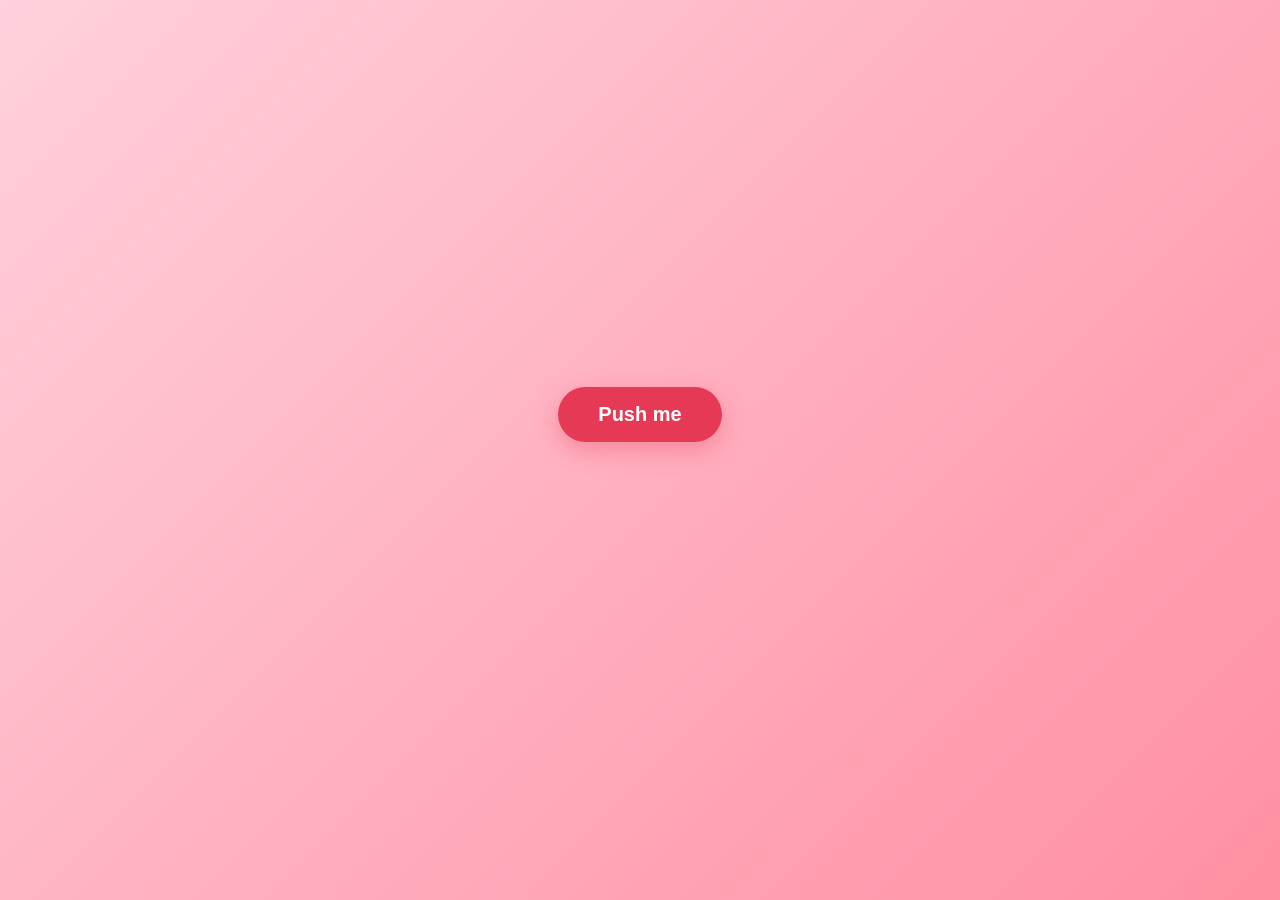
<file: boyfriend-app.html>
<!DOCTYPE html>
<html lang="en">
<head>
  <meta charset="UTF-8" />
  <meta name="viewport" content="width=device-width, initial-scale=1.0" />
  <title>Best Boyfriend Ever</title>
  <style>
    * { box-sizing: border-box; margin: 0; padding: 0; }
    body {
      min-height: 100vh;
      display: flex;
      flex-direction: column;
      align-items: center;
      justify-content: center;
      gap: 2rem;
      font-family: -apple-system, BlinkMacSystemFont, "Segoe UI", sans-serif;
      background: linear-gradient(135deg, #ffd1dc 0%, #ff8fa3 100%);
      padding: 2rem;
    }
    button {
      padding: 1rem 2.5rem;
      font-size: 1.25rem;
      font-weight: 600;
      color: #fff;
      background: #e63956;
      border: none;
      border-radius: 999px;
      cursor: pointer;
      box-shadow: 0 8px 24px rgba(230, 57, 86, 0.35);
      transition: transform 0.15s ease, box-shadow 0.15s ease;
    }
    button:hover {
      transform: translateY(-2px);
      box-shadow: 0 12px 28px rgba(230, 57, 86, 0.45);
    }
    button:active { transform: translateY(0); }
    #message {
      font-size: 2rem;
      font-weight: 700;
      color: #4a0e1f;
      text-align: center;
      min-height: 2.5rem;
      opacity: 0;
      transition: opacity 0.3s ease;
    }
    #message.show { opacity: 1; }
  </style>
</head>
<body>
  <button id="btn">Push me</button>
  <p id="message"></p>

  <script>
    const btn = document.getElementById('btn');
    const message = document.getElementById('message');
    btn.addEventListener('click', () => {
      message.textContent = 'I have the best boyfriend ever';
      message.classList.add('show');
    });
  </script>
</body>
</html>
</file>
